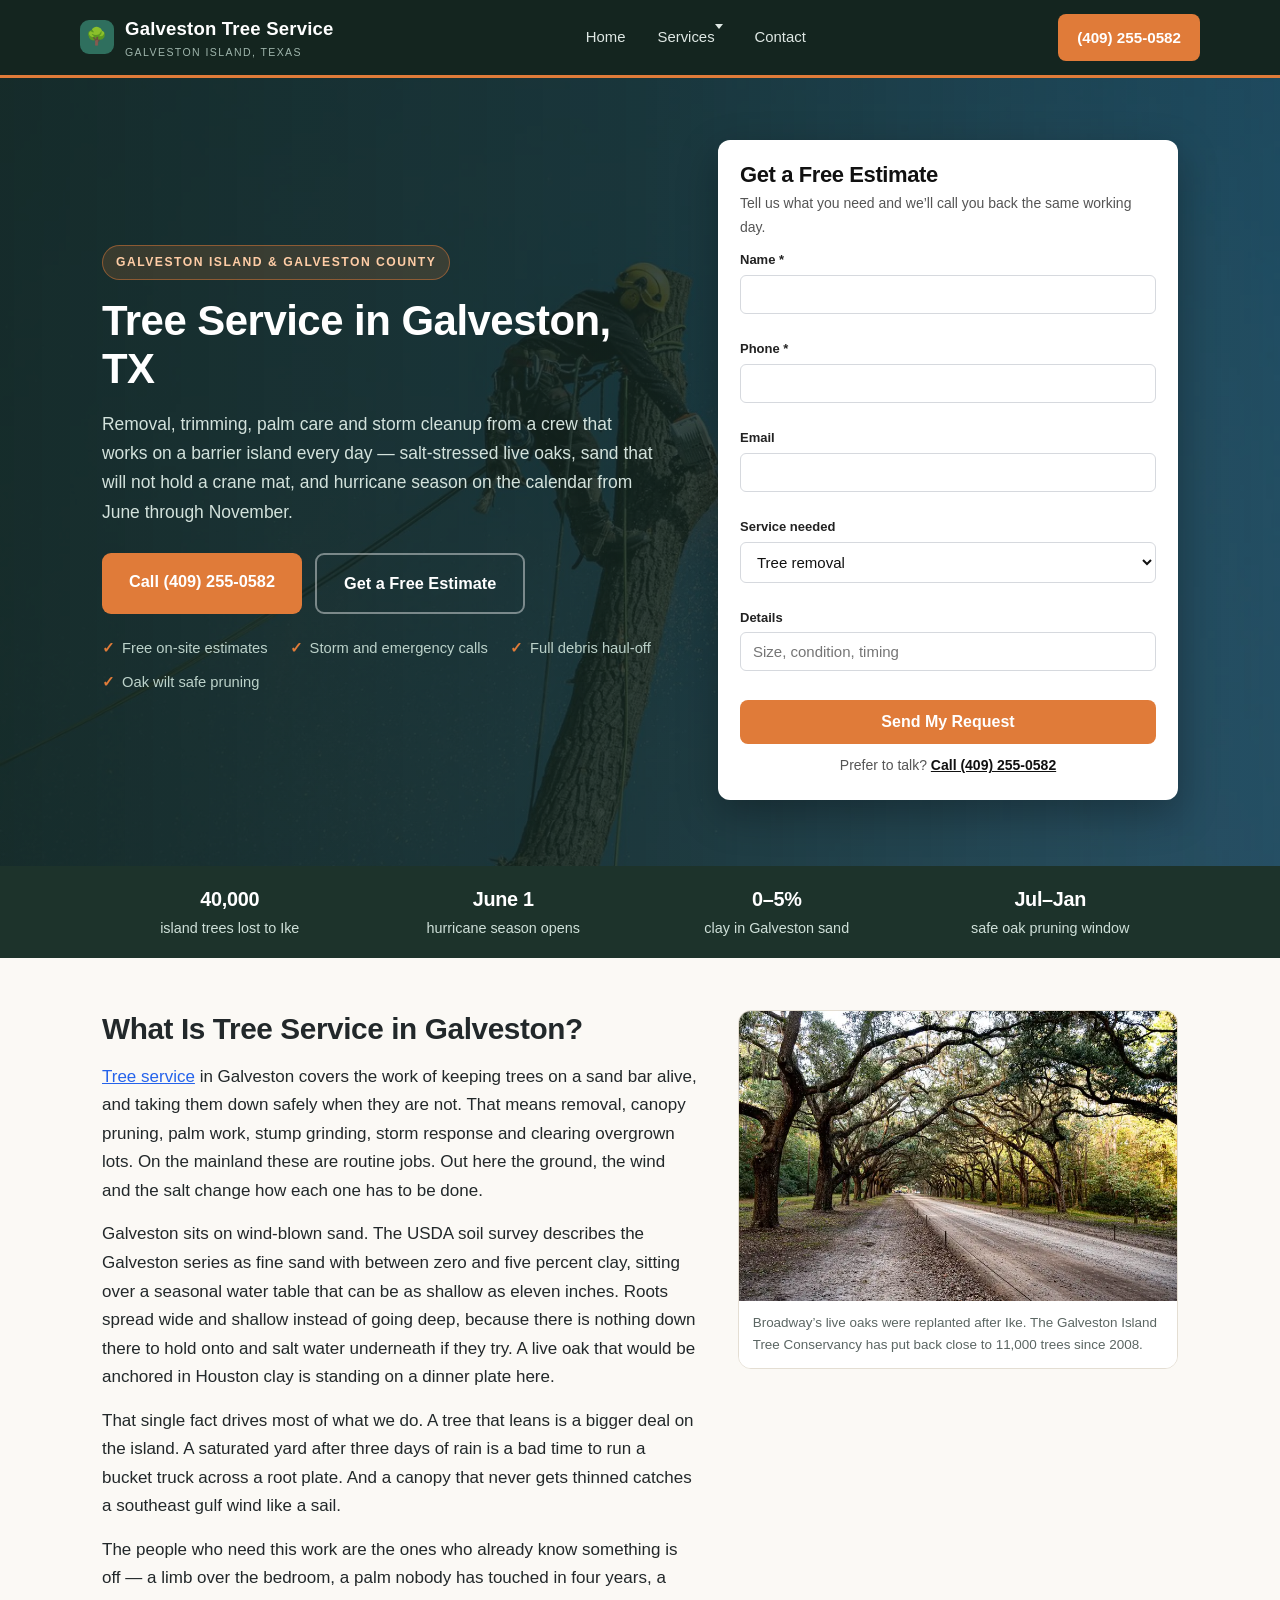
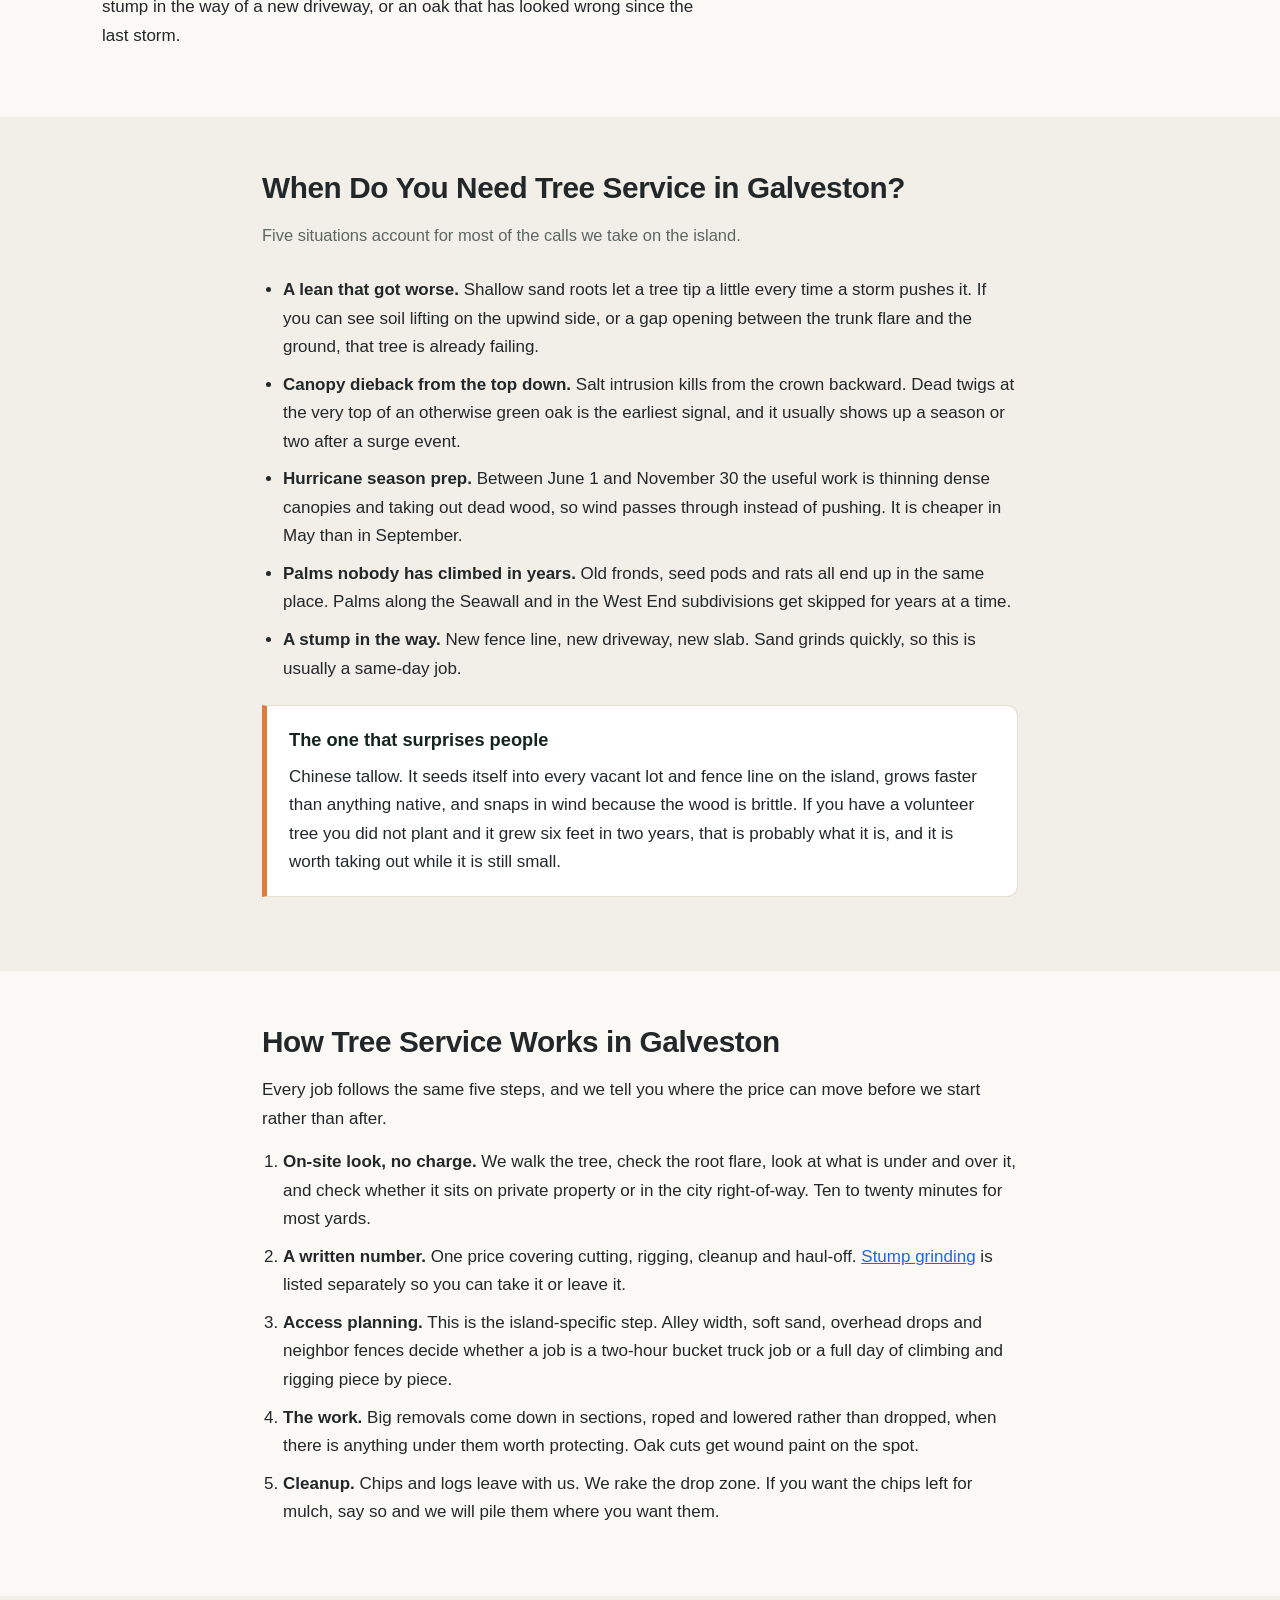
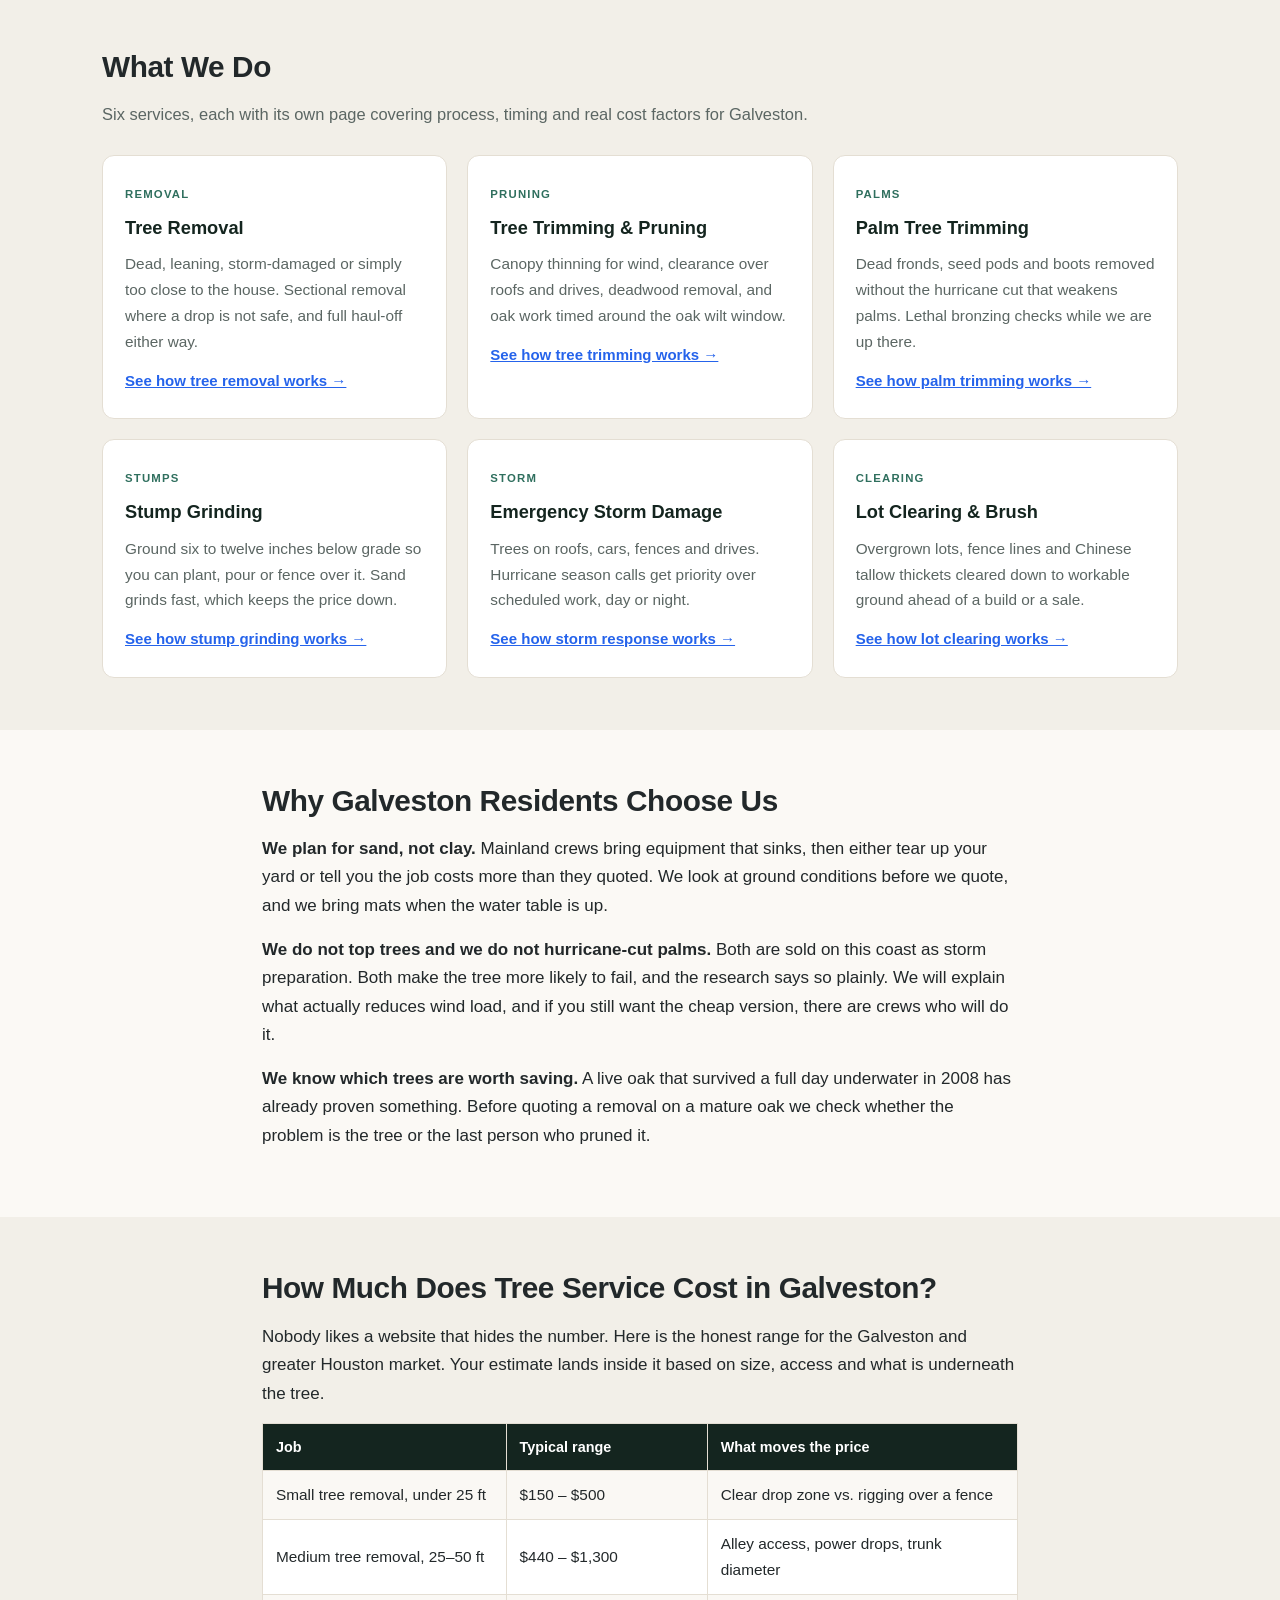
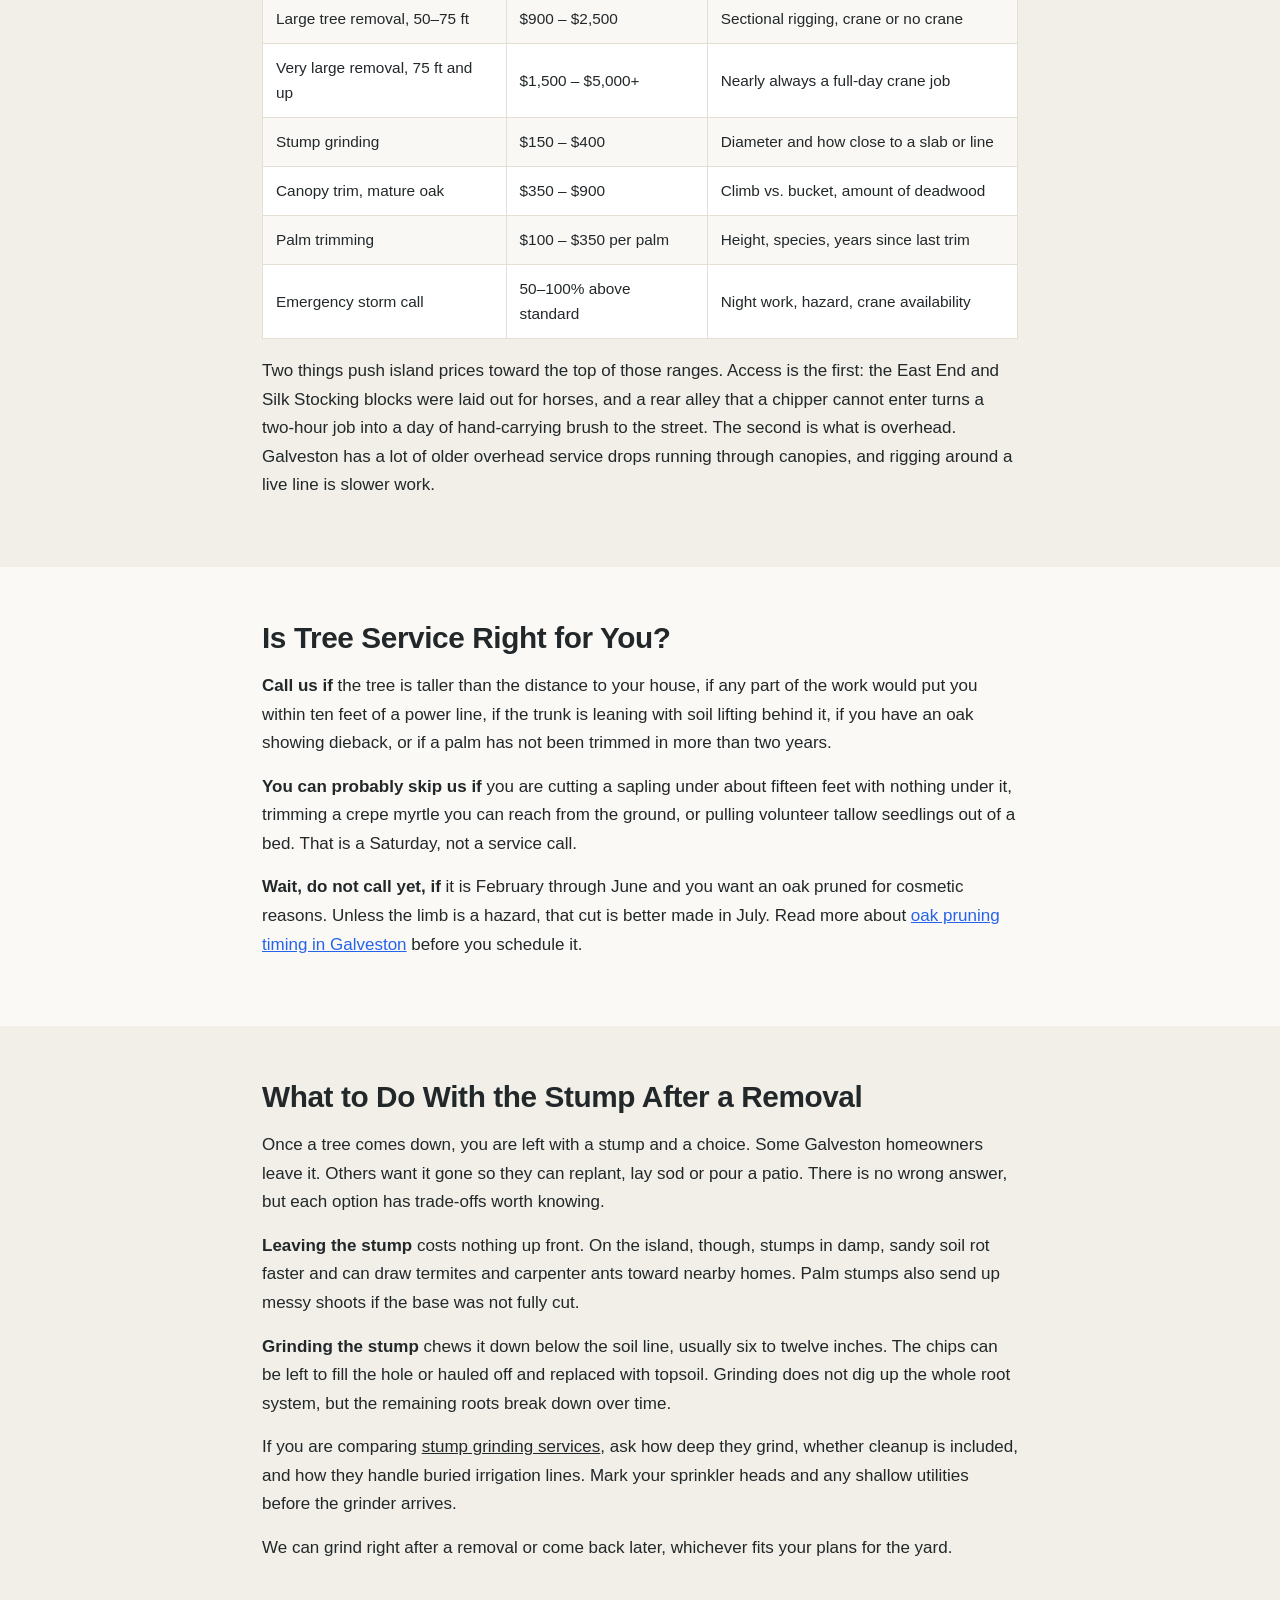
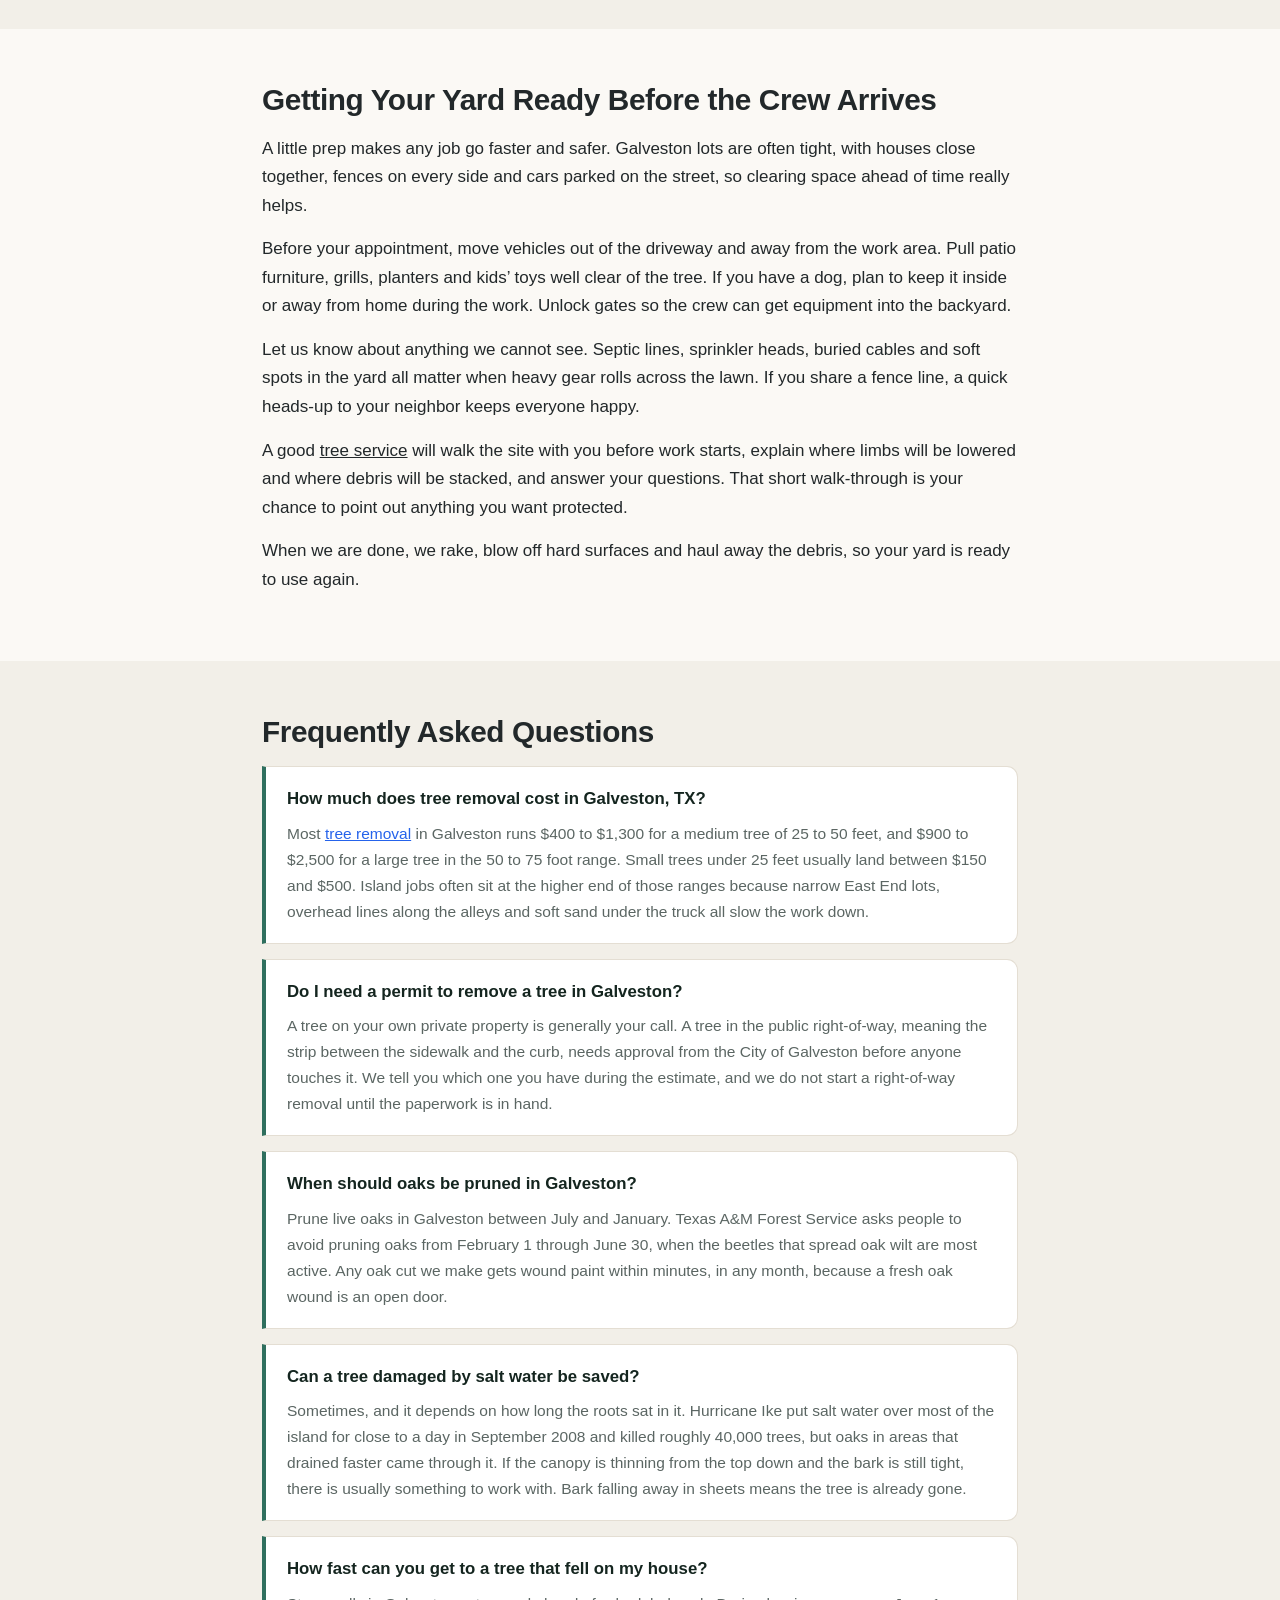
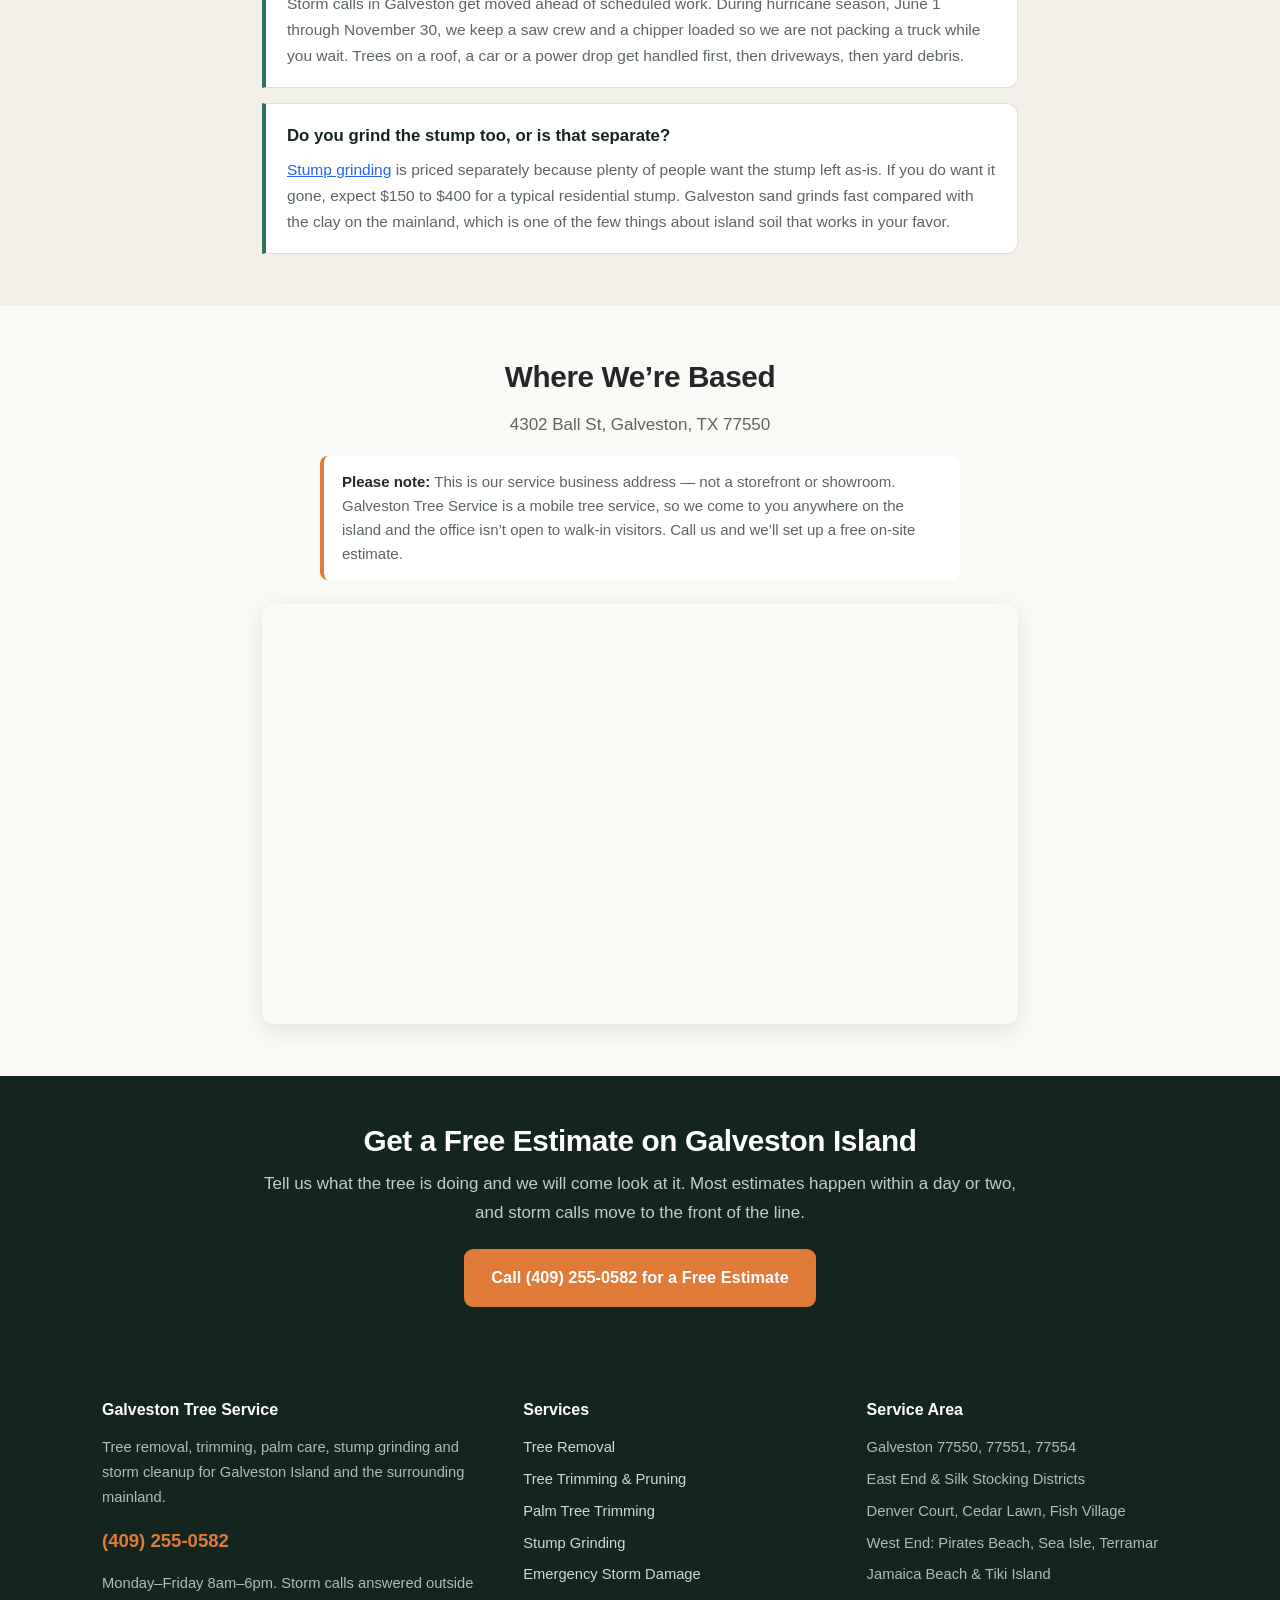
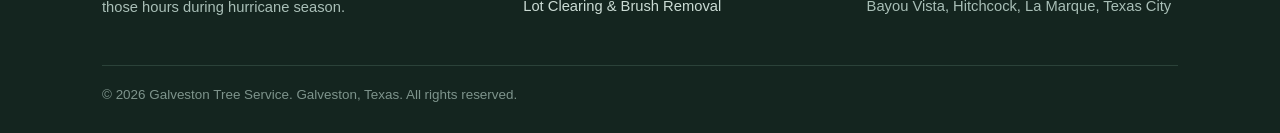
<file: index.html>
<!DOCTYPE html>
<html lang="en">
<head>
<meta charset="utf-8">
<meta name="viewport" content="width=device-width, initial-scale=1">
<title>Tree Service in Galveston, TX | Island Crew, Free Estimates</title>
<meta name="description" content="Tree service in Galveston, TX. Removal, trimming, palm care, stump grinding and storm cleanup on Galveston Island. Free estimates. Call (409) 255-0582.">
<link rel="canonical" href="https://www.treeservicegalveston.com/">
<meta property="og:title" content="Tree Service in Galveston, TX | Island Crew, Free Estimates">
<meta property="og:description" content="Tree service in Galveston, TX. Removal, trimming, palm care, stump grinding and storm cleanup on Galveston Island. Free estimates. Call (409) 255-0582.">
<meta property="og:type" content="website">
<meta property="og:url" content="https://www.treeservicegalveston.com/">
<link rel="stylesheet" href="styles.css">
<script type="application/ld+json">{"@context": "https://schema.org", "@type": "LocalBusiness", "name": "Galveston Tree Service", "telephone": "(409) 255-0582", "url": "https://www.treeservicegalveston.com/", "address": {"@type": "PostalAddress", "streetAddress": "4302 Ball St", "addressLocality": "Galveston", "addressRegion": "TX", "postalCode": "77550", "addressCountry": "US"}, "areaServed": "Galveston, TX", "description": "Tree service in Galveston, TX &mdash; removal, trimming, palm care, stump grinding and storm cleanup on Galveston Island.", "openingHours": "Mo-Fr 08:00-18:00"}</script>
<script type="application/ld+json">{"@context": "https://schema.org", "@type": "FAQPage", "mainEntity": [{"@type": "Question", "name": "How much does tree removal cost in Galveston, TX?", "acceptedAnswer": {"@type": "Answer", "text": "Most tree removal in Galveston runs $400 to $1,300 for a medium tree of 25 to 50 feet, and $900 to $2,500 for a large tree in the 50 to 75 foot range. Small trees under 25 feet usually land between $150 and $500. Island jobs often sit at the higher end of those ranges because narrow East End lots, overhead lines along the alleys and soft sand under the truck all slow the work down."}}, {"@type": "Question", "name": "Do I need a permit to remove a tree in Galveston?", "acceptedAnswer": {"@type": "Answer", "text": "A tree on your own private property is generally your call. A tree in the public right-of-way, meaning the strip between the sidewalk and the curb, needs approval from the City of Galveston before anyone touches it. We tell you which one you have during the estimate, and we do not start a right-of-way removal until the paperwork is in hand."}}, {"@type": "Question", "name": "When should oaks be pruned in Galveston?", "acceptedAnswer": {"@type": "Answer", "text": "Prune live oaks in Galveston between July and January. Texas A&amp;M Forest Service asks people to avoid pruning oaks from February 1 through June 30, when the beetles that spread oak wilt are most active. Any oak cut we make gets wound paint within minutes, in any month, because a fresh oak wound is an open door."}}, {"@type": "Question", "name": "Can a tree damaged by salt water be saved?", "acceptedAnswer": {"@type": "Answer", "text": "Sometimes, and it depends on how long the roots sat in it. Hurricane Ike put salt water over most of the island for close to a day in September 2008 and killed roughly 40,000 trees, but oaks in areas that drained faster came through it. If the canopy is thinning from the top down and the bark is still tight, there is usually something to work with. Bark falling away in sheets means the tree is already gone."}}, {"@type": "Question", "name": "How fast can you get to a tree that fell on my house?", "acceptedAnswer": {"@type": "Answer", "text": "Storm calls in Galveston get moved ahead of scheduled work. During hurricane season, June 1 through November 30, we keep a saw crew and a chipper loaded so we are not packing a truck while you wait. Trees on a roof, a car or a power drop get handled first, then driveways, then yard debris."}}, {"@type": "Question", "name": "Do you grind the stump too, or is that separate?", "acceptedAnswer": {"@type": "Answer", "text": "Stump grinding is priced separately because plenty of people want the stump left as-is. If you do want it gone, expect $150 to $400 for a typical residential stump. Galveston sand grinds fast compared with the clay on the mainland, which is one of the few things about island soil that works in your favor."}}]}</script>
<style>/* home hero form + photo */
.lg-form{background:#fff;color:#1a1a1a;border-radius:12px;padding:22px;box-shadow:0 14px 40px rgba(0,0,0,.3);text-align:left;max-width:460px;width:100%;justify-self:end}
.lg-form h2{font-size:22px;font-weight:800;color:#111;margin:0 0 4px;line-height:1.2}
.lg-form .lg-note{font-size:14px;color:#555;margin:0 0 10px}
.lg-form label{display:block;font-size:13px;font-weight:700;color:#222;margin:9px 0 4px}
.lg-form input,.lg-form select{width:100%;box-sizing:border-box;padding:10px 12px;border:1px solid #d6d9de;border-radius:6px;font-size:15px;font-family:inherit;background:#fff;color:#111}
.lg-form button{width:100%;margin-top:14px;background:rgb(224, 123, 57);color:#fff;border:0;border-radius:8px;padding:13px;font-size:16px;font-weight:800;cursor:pointer;font-family:inherit}
.lg-form button:hover{filter:brightness(.92)}
.lg-form .lg-alt{text-align:center;font-size:14px;margin:10px 0 0;color:#555}
.lg-form .lg-alt a{color:#111;font-weight:700}
.lg-grid{display:grid !important;grid-template-columns:1.15fr .85fr;gap:40px;align-items:center;text-align:left}
.lg-form form{background:none !important;border:0 !important;padding:0 !important;box-shadow:none !important;margin:0 !important;max-width:none !important}
.hero > .lg-form{align-self:center;justify-self:start;margin:48px 5% 48px 24px}
.hero p:not([class*=phone]) a:not([class]){color:#fff;text-decoration:underline}
.lg-form .lg-alt a{color:#111 !important}
@media (max-width:860px){.hero > .lg-form{margin:0 5% 40px;justify-self:stretch;width:auto} .lg-grid{grid-template-columns:1fr !important} .lg-form{justify-self:stretch;max-width:none}}
</style>
</head>
<body>
<header class="topbar">
  <div class="wrap nav">
    <a class="brand" href="/"><span class="mark">&#127795;</span>
      <span>Galveston Tree Service<small>Galveston Island, Texas</small></span></a>
    <ul class="nav-links">
      <li><a href="/">Home</a></li>
      <li class="has-dropdown">
        <a href="services.html">Services</a>
        <div class="dropdown-menu">
          <ul class="dropdown-menu-list">
        <li><a href="tree-removal-galveston.html">Tree Removal</a></li>
        <li><a href="tree-trimming-galveston.html">Tree Trimming &amp; Pruning</a></li>
        <li><a href="palm-tree-trimming-galveston.html">Palm Tree Trimming</a></li>
        <li><a href="stump-grinding-galveston.html">Stump Grinding</a></li>
        <li><a href="emergency-tree-service-galveston.html">Emergency Storm Damage</a></li>
        <li><a href="lot-clearing-galveston.html">Lot Clearing &amp; Brush Removal</a></li>
          </ul>
        </div>
      </li>
      <li><a href="contact.html">Contact</a></li>
    </ul>
    <a class="nav-call" href="tel:+14092550582">(409) 255-0582</a>
  </div>
</header>
<section class="hero" style="background:linear-gradient(90deg,rgba(20,37,31,0.93) 0%,rgba(20,37,31,0.84) 50%,rgba(20,37,31,0.62) 100%),url('tree-service-galveston-tx.webp') center/cover no-repeat;">
  <div class="wrap hero-grid">
    <div>
      <span class="eyebrow">Galveston Island &amp; Galveston County</span>
      <h1>Tree Service in Galveston, TX</h1>
      <p class="lede">Removal, trimming, palm care and storm cleanup from a crew that works on a barrier island every day &mdash; salt-stressed live oaks, sand that will not hold a crane mat, and hurricane season on the calendar from June through November.</p>
      <div class="hero-cta">
        <a class="btn btn-primary" href="tel:+14092550582">Call (409) 255-0582</a>
        <a class="btn btn-ghost" href="contact.html">Get a Free Estimate</a>
      </div>
      <ul class="hero-points">
        <li>Free on-site estimates</li>
        <li>Storm and emergency calls</li>
        <li>Full debris haul-off</li>
        <li>Oak wilt safe pruning</li>
      </ul>
    </div>
    <div class="lg-form">
      <h2>Get a Free Estimate</h2>
      <p class="lg-note">Tell us what you need and we&rsquo;ll call you back the same working day.</p>
      <form action="https://formspree.io/f/xqpzlqgd" method="POST">
        <input type="hidden" name="_subject" value="New Lead &mdash; Galveston Tree Service (Home Page)">
        <label for="lg-name">Name *</label>
        <input type="text" id="lg-name" name="name" autocomplete="name" required>
        <label for="lg-phone">Phone *</label>
        <input type="tel" id="lg-phone" name="phone" autocomplete="tel" required>
        <label for="lg-email">Email</label>
        <input type="email" id="lg-email" name="email" autocomplete="email">
        <label for="lg-service">Service needed</label>
        <select id="lg-service" name="service">
          <option>Tree removal</option>
          <option>Tree trimming or pruning</option>
          <option>Palm tree trimming</option>
          <option>Stump grinding</option>
          <option>Emergency or storm damage</option>
          <option>Lot clearing or brush removal</option>
          <option>Not sure &mdash; need an opinion</option>
        </select>
        <label for="lg-details">Details</label>
        <input type="text" id="lg-details" name="details" placeholder="Size, condition, timing">
        <input type="text" name="_gotcha" style="display:none" tabindex="-1" autocomplete="off">
        <button type="submit">Send My Request</button>
      </form>
      <p class="lg-alt">Prefer to talk? <a href="tel:+14092550582">Call (409) 255-0582</a></p>
    </div>
  </div>
</section>

<div class="strip">
  <div class="wrap strip-grid">
    <div><b>40,000</b>island trees lost to Ike</div>
    <div><b>June 1</b>hurricane season opens</div>
    <div><b>0&ndash;5%</b>clay in Galveston sand</div>
    <div><b>Jul&ndash;Jan</b>safe oak pruning window</div>
  </div>
</div>

<section>
  <div class="wrap two-col">
    <div>
      <h2>What Is Tree Service in Galveston?</h2>
      <p><a href="https://treeservicelynchburgvirginia.com/" style="color: #2563eb; text-decoration: underline;">Tree service</a> in Galveston covers the work of keeping trees on a sand bar alive, and taking them down safely when they are not. That means removal, canopy pruning, palm work, stump grinding, storm response and clearing overgrown lots. On the mainland these are routine jobs. Out here the ground, the wind and the salt change how each one has to be done.</p>
      <p>Galveston sits on wind-blown sand. The USDA soil survey describes the Galveston series as fine sand with between zero and five percent clay, sitting over a seasonal water table that can be as shallow as eleven inches. Roots spread wide and shallow instead of going deep, because there is nothing down there to hold onto and salt water underneath if they try. A live oak that would be anchored in Houston clay is standing on a dinner plate here.</p>
      <p>That single fact drives most of what we do. A tree that leans is a bigger deal on the island. A saturated yard after three days of rain is a bad time to run a bucket truck across a root plate. And a canopy that never gets thinned catches a southeast gulf wind like a sail.</p>
      <p>The people who need this work are the ones who already know something is off &mdash; a limb over the bedroom, a palm nobody has touched in four years, a stump in the way of a new driveway, or an oak that has looked wrong since the last storm.</p>
    </div>
    <figure class="figure">
      <img src="live-oak-canopy-galveston.webp" alt="Tree service in Galveston, TX" width="820" height="546">
      <figcaption>Broadway&rsquo;s live oaks were replanted after Ike. The Galveston Island Tree Conservancy has put back close to 11,000 trees since 2008.</figcaption>
    </figure>
  </div>
</section>

<section class="alt">
  <div class="wrap narrow">
    <h2>When Do You Need Tree Service in Galveston?</h2>
    <p class="lead-sub">Five situations account for most of the calls we take on the island.</p>
    <ul class="body-list">
      <li><strong>A lean that got worse.</strong> Shallow sand roots let a tree tip a little every time a storm pushes it. If you can see soil lifting on the upwind side, or a gap opening between the trunk flare and the ground, that tree is already failing.</li>
      <li><strong>Canopy dieback from the top down.</strong> Salt intrusion kills from the crown backward. Dead twigs at the very top of an otherwise green oak is the earliest signal, and it usually shows up a season or two after a surge event.</li>
      <li><strong>Hurricane season prep.</strong> Between June 1 and November 30 the useful work is thinning dense canopies and taking out dead wood, so wind passes through instead of pushing. It is cheaper in May than in September.</li>
      <li><strong>Palms nobody has climbed in years.</strong> Old fronds, seed pods and rats all end up in the same place. Palms along the Seawall and in the West End subdivisions get skipped for years at a time.</li>
      <li><strong>A stump in the way.</strong> New fence line, new driveway, new slab. Sand grinds quickly, so this is usually a same-day job.</li>
    </ul>
    <div class="callout">
      <h3>The one that surprises people</h3>
      <p>Chinese tallow. It seeds itself into every vacant lot and fence line on the island, grows faster than anything native, and snaps in wind because the wood is brittle. If you have a volunteer tree you did not plant and it grew six feet in two years, that is probably what it is, and it is worth taking out while it is still small.</p>
    </div>
  </div>
</section>

<section>
  <div class="wrap narrow">
    <h2>How Tree Service Works in Galveston</h2>
    <p>Every job follows the same five steps, and we tell you where the price can move before we start rather than after.</p>
    <ol class="body-list">
      <li><strong>On-site look, no charge.</strong> We walk the tree, check the root flare, look at what is under and over it, and check whether it sits on private property or in the city right-of-way. Ten to twenty minutes for most yards.</li>
      <li><strong>A written number.</strong> One price covering cutting, rigging, cleanup and haul-off. <a href="https://www.portwentworthtreecarega.com/" style="color: #2563eb; text-decoration: underline;">Stump grinding</a> is listed separately so you can take it or leave it.</li>
      <li><strong>Access planning.</strong> This is the island-specific step. Alley width, soft sand, overhead drops and neighbor fences decide whether a job is a two-hour bucket truck job or a full day of climbing and rigging piece by piece.</li>
      <li><strong>The work.</strong> Big removals come down in sections, roped and lowered rather than dropped, when there is anything under them worth protecting. Oak cuts get wound paint on the spot.</li>
      <li><strong>Cleanup.</strong> Chips and logs leave with us. We rake the drop zone. If you want the chips left for mulch, say so and we will pile them where you want them.</li>
    </ol>
  </div>
</section>

<section class="alt">
  <div class="wrap">
    <h2>What We Do</h2>
    <p class="lead-sub">Six services, each with its own page covering process, timing and real cost factors for Galveston.</p>
    <div class="cards">
      <div class="card"><span class="tag">Removal</span><h3>Tree Removal</h3>
        <p>Dead, leaning, storm-damaged or simply too close to the house. Sectional removal where a drop is not safe, and full haul-off either way.</p>
        <a class="more" href="tree-removal-galveston.html">See how tree removal works &rarr;</a></div>
      <div class="card"><span class="tag">Pruning</span><h3>Tree Trimming &amp; Pruning</h3>
        <p>Canopy thinning for wind, clearance over roofs and drives, deadwood removal, and oak work timed around the oak wilt window.</p>
        <a class="more" href="tree-trimming-galveston.html">See how tree trimming works &rarr;</a></div>
      <div class="card"><span class="tag">Palms</span><h3>Palm Tree Trimming</h3>
        <p>Dead fronds, seed pods and boots removed without the hurricane cut that weakens palms. Lethal bronzing checks while we are up there.</p>
        <a class="more" href="palm-tree-trimming-galveston.html">See how palm trimming works &rarr;</a></div>
      <div class="card"><span class="tag">Stumps</span><h3>Stump Grinding</h3>
        <p>Ground six to twelve inches below grade so you can plant, pour or fence over it. Sand grinds fast, which keeps the price down.</p>
        <a class="more" href="stump-grinding-galveston.html">See how stump grinding works &rarr;</a></div>
      <div class="card"><span class="tag">Storm</span><h3>Emergency Storm Damage</h3>
        <p>Trees on roofs, cars, fences and drives. Hurricane season calls get priority over scheduled work, day or night.</p>
        <a class="more" href="emergency-tree-service-galveston.html">See how storm response works &rarr;</a></div>
      <div class="card"><span class="tag">Clearing</span><h3>Lot Clearing &amp; Brush</h3>
        <p>Overgrown lots, fence lines and Chinese tallow thickets cleared down to workable ground ahead of a build or a sale.</p>
        <a class="more" href="lot-clearing-galveston.html">See how lot clearing works &rarr;</a></div>
    </div>
  </div>
</section>

<section>
  <div class="wrap narrow">
    <h2>Why Galveston Residents Choose Us</h2>
    <p><strong>We plan for sand, not clay.</strong> Mainland crews bring equipment that sinks, then either tear up your yard or tell you the job costs more than they quoted. We look at ground conditions before we quote, and we bring mats when the water table is up.</p>
    <p><strong>We do not top trees and we do not hurricane-cut palms.</strong> Both are sold on this coast as storm preparation. Both make the tree more likely to fail, and the research says so plainly. We will explain what actually reduces wind load, and if you still want the cheap version, there are crews who will do it.</p>
    <p><strong>We know which trees are worth saving.</strong> A live oak that survived a full day underwater in 2008 has already proven something. Before quoting a removal on a mature oak we check whether the problem is the tree or the last person who pruned it.</p>
  </div>
</section>

<section class="alt">
  <div class="wrap narrow">
    <h2>How Much Does Tree Service Cost in Galveston?</h2>
    <p>Nobody likes a website that hides the number. Here is the honest range for the Galveston and greater Houston market. Your estimate lands inside it based on size, access and what is underneath the tree.</p>
    <table class="price-table">
      <tr><th>Job</th><th>Typical range</th><th>What moves the price</th></tr>
      <tr><td>Small tree removal, under 25 ft</td><td>$150 &ndash; $500</td><td>Clear drop zone vs. rigging over a fence</td></tr>
      <tr><td>Medium tree removal, 25&ndash;50 ft</td><td>$440 &ndash; $1,300</td><td>Alley access, power drops, trunk diameter</td></tr>
      <tr><td>Large tree removal, 50&ndash;75 ft</td><td>$900 &ndash; $2,500</td><td>Sectional rigging, crane or no crane</td></tr>
      <tr><td>Very large removal, 75 ft and up</td><td>$1,500 &ndash; $5,000+</td><td>Nearly always a full-day crane job</td></tr>
      <tr><td>Stump grinding</td><td>$150 &ndash; $400</td><td>Diameter and how close to a slab or line</td></tr>
      <tr><td>Canopy trim, mature oak</td><td>$350 &ndash; $900</td><td>Climb vs. bucket, amount of deadwood</td></tr>
      <tr><td>Palm trimming</td><td>$100 &ndash; $350 per palm</td><td>Height, species, years since last trim</td></tr>
      <tr><td>Emergency storm call</td><td>50&ndash;100% above standard</td><td>Night work, hazard, crane availability</td></tr>
    </table>
    <p>Two things push island prices toward the top of those ranges. Access is the first: the East End and Silk Stocking blocks were laid out for horses, and a rear alley that a chipper cannot enter turns a two-hour job into a day of hand-carrying brush to the street. The second is what is overhead. Galveston has a lot of older overhead service drops running through canopies, and rigging around a live line is slower work.</p>
  </div>
</section>

<section>
  <div class="wrap narrow">
    <h2>Is Tree Service Right for You?</h2>
    <p><strong>Call us if</strong> the tree is taller than the distance to your house, if any part of the work would put you within ten feet of a power line, if the trunk is leaning with soil lifting behind it, if you have an oak showing dieback, or if a palm has not been trimmed in more than two years.</p>
    <p><strong>You can probably skip us if</strong> you are cutting a sapling under about fifteen feet with nothing under it, trimming a crepe myrtle you can reach from the ground, or pulling volunteer tallow seedlings out of a bed. That is a Saturday, not a service call.</p>
    <p><strong>Wait, do not call yet, if</strong> it is February through June and you want an oak pruned for cosmetic reasons. Unless the limb is a hazard, that cut is better made in July. Read more about <a href="tree-trimming-galveston.html" style="color: #2563eb; text-decoration: underline;">oak pruning timing in Galveston</a> before you schedule it.</p>
  </div>
</section>

<section class="alt">
  <div class="wrap narrow">
    <h2>What to Do With the Stump After a Removal</h2>
    <p>Once a tree comes down, you are left with a stump and a choice. Some Galveston homeowners leave it. Others want it gone so they can replant, lay sod or pour a patio. There is no wrong answer, but each option has trade-offs worth knowing.</p>
    <p><strong>Leaving the stump</strong> costs nothing up front. On the island, though, stumps in damp, sandy soil rot faster and can draw termites and carpenter ants toward nearby homes. Palm stumps also send up messy shoots if the base was not fully cut.</p>
    <p><strong>Grinding the stump</strong> chews it down below the soil line, usually six to twelve inches. The chips can be left to fill the hole or hauled off and replaced with topsoil. Grinding does not dig up the whole root system, but the remaining roots break down over time.</p>
    <p>If you are comparing <a href="https://longmonttreeexperts.com/stump-grinding-longmont">stump grinding services</a>, ask how deep they grind, whether cleanup is included, and how they handle buried irrigation lines. Mark your sprinkler heads and any shallow utilities before the grinder arrives.</p>
    <p>We can grind right after a removal or come back later, whichever fits your plans for the yard.</p>
  </div>
</section>

<section>
  <div class="wrap narrow">
    <h2>Getting Your Yard Ready Before the Crew Arrives</h2>
    <p>A little prep makes any job go faster and safer. Galveston lots are often tight, with houses close together, fences on every side and cars parked on the street, so clearing space ahead of time really helps.</p>
    <p>Before your appointment, move vehicles out of the driveway and away from the work area. Pull patio furniture, grills, planters and kids&rsquo; toys well clear of the tree. If you have a dog, plan to keep it inside or away from home during the work. Unlock gates so the crew can get equipment into the backyard.</p>
    <p>Let us know about anything we cannot see. Septic lines, sprinkler heads, buried cables and soft spots in the yard all matter when heavy gear rolls across the lawn. If you share a fence line, a quick heads-up to your neighbor keeps everyone happy.</p>
    <p>A good <a href="https://www.hudsontreeservicepros.com/">tree service</a> will walk the site with you before work starts, explain where limbs will be lowered and where debris will be stacked, and answer your questions. That short walk-through is your chance to point out anything you want protected.</p>
    <p>When we are done, we rake, blow off hard surfaces and haul away the debris, so your yard is ready to use again.</p>
  </div>
</section>

<section class="alt">
  <div class="wrap narrow">
    <h2>Frequently Asked Questions</h2>
    <div class="faq">
  <div class="faq-item">
    <h3>How much does tree removal cost in Galveston, TX?</h3>
    <p>Most <a href="https://www.camastreeservicepros.com/" style="color: #2563eb; text-decoration: underline;">tree removal</a> in Galveston runs $400 to $1,300 for a medium tree of 25 to 50 feet, and $900 to $2,500 for a large tree in the 50 to 75 foot range. Small trees under 25 feet usually land between $150 and $500. Island jobs often sit at the higher end of those ranges because narrow East End lots, overhead lines along the alleys and soft sand under the truck all slow the work down.</p>
  </div>
  <div class="faq-item">
    <h3>Do I need a permit to remove a tree in Galveston?</h3>
    <p>A tree on your own private property is generally your call. A tree in the public right-of-way, meaning the strip between the sidewalk and the curb, needs approval from the City of Galveston before anyone touches it. We tell you which one you have during the estimate, and we do not start a right-of-way removal until the paperwork is in hand.</p>
  </div>
  <div class="faq-item">
    <h3>When should oaks be pruned in Galveston?</h3>
    <p>Prune live oaks in Galveston between July and January. Texas A&amp;M Forest Service asks people to avoid pruning oaks from February 1 through June 30, when the beetles that spread oak wilt are most active. Any oak cut we make gets wound paint within minutes, in any month, because a fresh oak wound is an open door.</p>
  </div>
  <div class="faq-item">
    <h3>Can a tree damaged by salt water be saved?</h3>
    <p>Sometimes, and it depends on how long the roots sat in it. Hurricane Ike put salt water over most of the island for close to a day in September 2008 and killed roughly 40,000 trees, but oaks in areas that drained faster came through it. If the canopy is thinning from the top down and the bark is still tight, there is usually something to work with. Bark falling away in sheets means the tree is already gone.</p>
  </div>
  <div class="faq-item">
    <h3>How fast can you get to a tree that fell on my house?</h3>
    <p>Storm calls in Galveston get moved ahead of scheduled work. During hurricane season, June 1 through November 30, we keep a saw crew and a chipper loaded so we are not packing a truck while you wait. Trees on a roof, a car or a power drop get handled first, then driveways, then yard debris.</p>
  </div>
  <div class="faq-item">
    <h3>Do you grind the stump too, or is that separate?</h3>
    <p><a href="https://www.greertreeservices.com/" style="color: #2563eb; text-decoration: underline;">Stump grinding</a> is priced separately because plenty of people want the stump left as-is. If you do want it gone, expect $150 to $400 for a typical residential stump. Galveston sand grinds fast compared with the clay on the mainland, which is one of the few things about island soil that works in your favor.</p>
  </div>
</div>
  </div>
</section>

<!-- MAP / LOCATION -->
<section>
  <div class="wrap narrow" style="text-align:center;">
    <h2>Where We&rsquo;re Based</h2>
    <p style="color:var(--muted); margin-bottom:16px;">4302 Ball St, Galveston, TX 77550</p>
    <p style="max-width:640px; margin:0 auto 24px; padding:14px 18px; background:var(--card); border-left:4px solid var(--accent); border-radius:8px; font-size:15px; color:var(--muted); line-height:1.6; text-align:left;">
      <strong style="color:var(--ink);">Please note:</strong> This is our service business address &mdash; not a storefront or showroom. Galveston Tree Service is a mobile tree service, so we come to you anywhere on the island and the office isn&rsquo;t open to walk-in visitors. Call us and we&rsquo;ll set up a free on-site estimate.
    </p>
    <div style="border-radius:12px; overflow:hidden; box-shadow:0 6px 24px rgba(0,0,0,0.10); max-width:960px; margin:0 auto;">
      <iframe title="Map to Galveston Tree Service service address, 4302 Ball St, Galveston, TX 77550" src="https://www.google.com/maps?q=4302%20Ball%20St%2C%20Galveston%2C%20TX%2077550&amp;output=embed" width="100%" height="420" style="border:0; display:block;" loading="lazy" referrerpolicy="no-referrer-when-downgrade" allowfullscreen></iframe>
    </div>
  </div>
</section>

<div class="cta-band">
  <div class="wrap">
    <h2>Get a Free Estimate on Galveston Island</h2>
    <p>Tell us what the tree is doing and we will come look at it. Most estimates happen within a day or two, and storm calls move to the front of the line.</p>
    <a class="btn btn-primary" href="tel:+14092550582">Call (409) 255-0582 for a Free Estimate</a>
  </div>
</div>

<footer>
  <div class="wrap">
    <div class="foot-grid">
      <div>
        <h4>Galveston Tree Service</h4>
        <p>Tree removal, trimming, palm care, stump grinding and storm cleanup for Galveston Island and the surrounding mainland.</p>
        <p><a class="foot-phone" href="tel:+14092550582">(409) 255-0582</a></p>
        <p>Monday&ndash;Friday 8am&ndash;6pm. Storm calls answered outside those hours during hurricane season.</p>
      </div>
      <div>
        <h4>Services</h4>
        <ul>
          <li><a href="tree-removal-galveston.html">Tree Removal</a></li>
          <li><a href="tree-trimming-galveston.html">Tree Trimming &amp; Pruning</a></li>
          <li><a href="palm-tree-trimming-galveston.html">Palm Tree Trimming</a></li>
          <li><a href="stump-grinding-galveston.html">Stump Grinding</a></li>
          <li><a href="emergency-tree-service-galveston.html">Emergency Storm Damage</a></li>
          <li><a href="lot-clearing-galveston.html">Lot Clearing &amp; Brush Removal</a></li>
        </ul>
      </div>
      <div>
        <h4>Service Area</h4>
        <ul>
          <li>Galveston 77550, 77551, 77554</li>
          <li>East End &amp; Silk Stocking Districts</li>
          <li>Denver Court, Cedar Lawn, Fish Village</li>
          <li>West End: Pirates Beach, Sea Isle, Terramar</li>
          <li>Jamaica Beach &amp; Tiki Island</li>
          <li>Bayou Vista, Hitchcock, La Marque, Texas City</li>
        </ul>
      </div>
    </div>
    <div class="foot-bottom">&copy; 2026 Galveston Tree Service. Galveston, Texas. All rights reserved.</div>
  </div>
</footer>
</body>
</html>
</file>
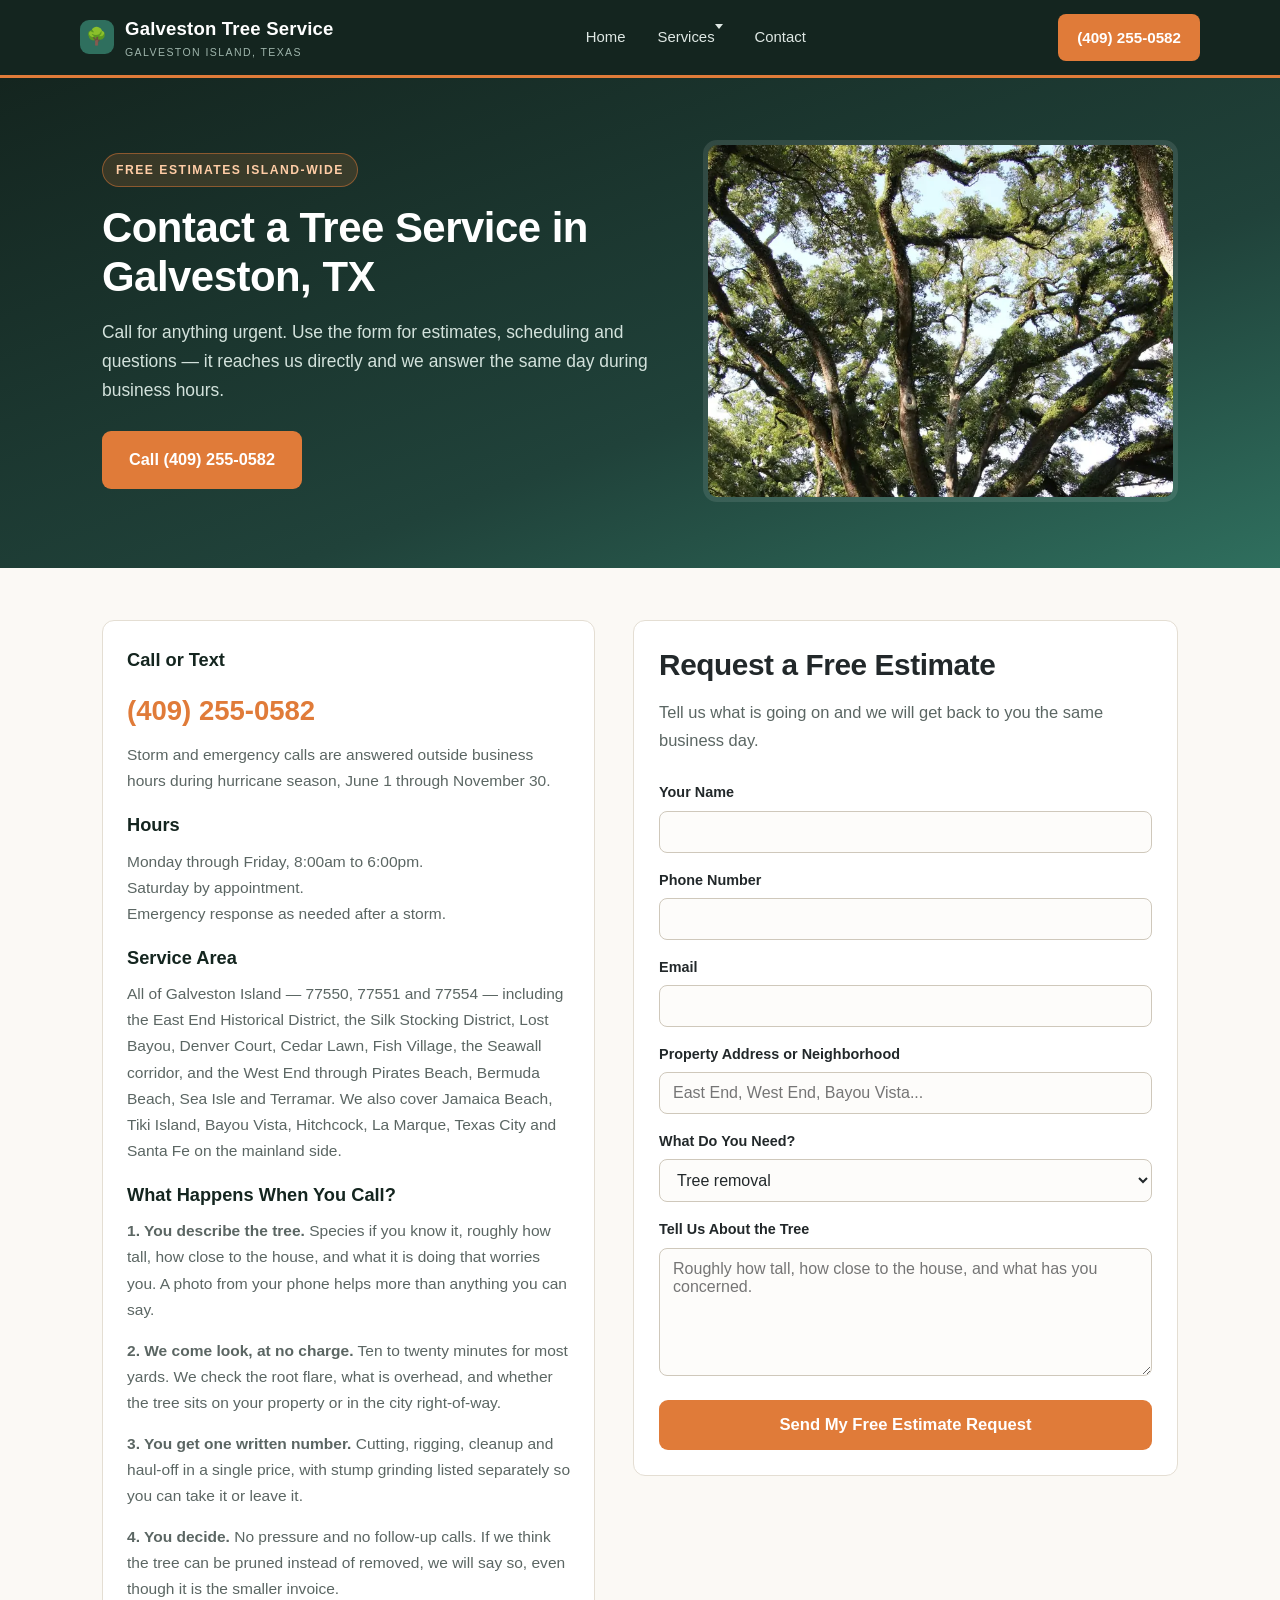
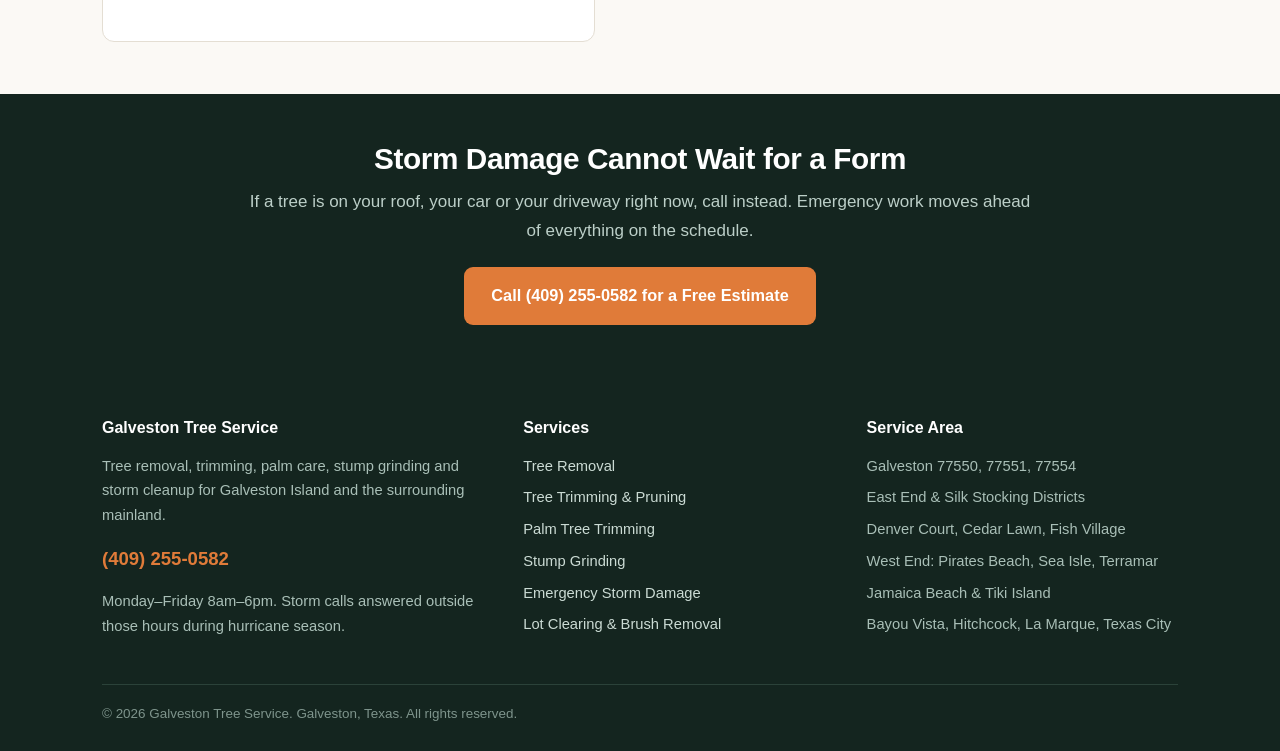
<file: contact.html>
<!DOCTYPE html>
<html lang="en">
<head>
<meta charset="utf-8">
<meta name="viewport" content="width=device-width, initial-scale=1">
<title>Contact a Tree Service in Galveston, TX | Free Estimates</title>
<meta name="description" content="Contact Galveston Tree Service for free estimates on removal, trimming, palms, stumps and storm cleanup in Galveston, TX. Call (409) 255-0582.">
<link rel="canonical" href="https://www.treeservicegalveston.com/contact.html">
<meta property="og:title" content="Contact a Tree Service in Galveston, TX | Free Estimates">
<meta property="og:description" content="Contact Galveston Tree Service for free estimates on removal, trimming, palms, stumps and storm cleanup in Galveston, TX. Call (409) 255-0582.">
<meta property="og:type" content="website">
<meta property="og:url" content="https://www.treeservicegalveston.com/contact.html">
<link rel="stylesheet" href="styles.css">
<script type="application/ld+json">{"@context": "https://schema.org", "@type": "LocalBusiness", "name": "Galveston Tree Service", "telephone": "(409) 255-0582", "url": "https://www.treeservicegalveston.com/", "address": {"@type": "PostalAddress", "addressLocality": "Galveston", "addressRegion": "TX", "postalCode": "77550", "addressCountry": "US"}, "areaServed": "Galveston, TX", "description": "Tree service in Galveston, TX &mdash; removal, trimming, palm care, stump grinding and storm cleanup on Galveston Island.", "openingHours": "Mo-Fr 08:00-18:00"}</script>
</head>
<body>
<header class="topbar">
  <div class="wrap nav">
    <a class="brand" href="/"><span class="mark">&#127795;</span>
      <span>Galveston Tree Service<small>Galveston Island, Texas</small></span></a>
    <ul class="nav-links">
      <li><a href="/">Home</a></li>
      <li class="has-dropdown">
        <a href="services.html">Services</a>
        <div class="dropdown-menu">
          <ul class="dropdown-menu-list">
        <li><a href="tree-removal-galveston.html">Tree Removal</a></li>
        <li><a href="tree-trimming-galveston.html">Tree Trimming &amp; Pruning</a></li>
        <li><a href="palm-tree-trimming-galveston.html">Palm Tree Trimming</a></li>
        <li><a href="stump-grinding-galveston.html">Stump Grinding</a></li>
        <li><a href="emergency-tree-service-galveston.html">Emergency Storm Damage</a></li>
        <li><a href="lot-clearing-galveston.html">Lot Clearing &amp; Brush Removal</a></li>
          </ul>
        </div>
      </li>
      <li><a href="contact.html">Contact</a></li>
    </ul>
    <a class="nav-call" href="tel:+14092550582">(409) 255-0582</a>
  </div>
</header>
<section class="hero">
  <div class="wrap hero-grid">
    <div>
      <span class="eyebrow">Free estimates island-wide</span>
      <h1>Contact a Tree Service in Galveston, TX</h1>
      <p class="lede">Call for anything urgent. Use the form for estimates, scheduling and questions &mdash; it reaches us directly and we answer the same day during business hours.</p>
      <a class="btn btn-primary" href="tel:+14092550582">Call (409) 255-0582</a>
    </div>
    <div class="hero-img">
      <img src="galveston-tree-company.webp" alt="Tree service in Galveston, TX" width="820" height="546">
    </div>
  </div>
</section>

<section>
  <div class="wrap contact-grid">
    <div class="info-box">
      <h3>Call or Text</h3>
      <a class="phone-big" href="tel:+14092550582">(409) 255-0582</a>
      <p>Storm and emergency calls are answered outside business hours during hurricane season, June 1 through November 30.</p>

      <h3>Hours</h3>
      <p>Monday through Friday, 8:00am to 6:00pm.<br>
      Saturday by appointment.<br>
      Emergency response as needed after a storm.</p>

      <h3>Service Area</h3>
      <p>All of Galveston Island &mdash; 77550, 77551 and 77554 &mdash; including the East End Historical District, the Silk Stocking District, Lost Bayou, Denver Court, Cedar Lawn, Fish Village, the Seawall corridor, and the West End through Pirates Beach, Bermuda Beach, Sea Isle and Terramar. We also cover Jamaica Beach, Tiki Island, Bayou Vista, Hitchcock, La Marque, Texas City and Santa Fe on the mainland side.</p>

      <h3>What Happens When You Call?</h3>
      <p><strong>1. You describe the tree.</strong> Species if you know it, roughly how tall, how close to the house, and what it is doing that worries you. A photo from your phone helps more than anything you can say.</p>
      <p><strong>2. We come look, at no charge.</strong> Ten to twenty minutes for most yards. We check the root flare, what is overhead, and whether the tree sits on your property or in the city right-of-way.</p>
      <p><strong>3. You get one written number.</strong> Cutting, rigging, cleanup and haul-off in a single price, with stump grinding listed separately so you can take it or leave it.</p>
      <p><strong>4. You decide.</strong> No pressure and no follow-up calls. If we think the tree can be pruned instead of removed, we will say so, even though it is the smaller invoice.</p>
    </div>

    <form action="https://formspree.io/f/xqpzlqgd" method="POST">
      <h2>Request a Free Estimate</h2>
      <p class="lead-sub">Tell us what is going on and we will get back to you the same business day.</p>

      <label for="name">Your Name</label>
      <input type="text" id="name" name="name" required>

      <label for="phone">Phone Number</label>
      <input type="tel" id="phone" name="phone" required>

      <label for="email">Email</label>
      <input type="email" id="email" name="email" required>

      <label for="address">Property Address or Neighborhood</label>
      <input type="text" id="address" name="address" placeholder="East End, West End, Bayou Vista...">

      <label for="service">What Do You Need?</label>
      <select id="service" name="service">
        <option>Tree removal</option>
        <option>Tree trimming or pruning</option>
        <option>Palm tree trimming</option>
        <option>Stump grinding</option>
        <option>Emergency or storm damage</option>
        <option>Lot clearing or brush removal</option>
        <option>Not sure &mdash; need an opinion</option>
      </select>

      <label for="message">Tell Us About the Tree</label>
      <textarea id="message" name="message" placeholder="Roughly how tall, how close to the house, and what has you concerned."></textarea>

      <input type="text" name="_gotcha" style="display:none" tabindex="-1">
      <button type="submit">Send My Free Estimate Request</button>
    </form>
  </div>
</section>

<div class="cta-band">
  <div class="wrap">
    <h2>Storm Damage Cannot Wait for a Form</h2>
    <p>If a tree is on your roof, your car or your driveway right now, call instead. Emergency work moves ahead of everything on the schedule.</p>
    <a class="btn btn-primary" href="tel:+14092550582">Call (409) 255-0582 for a Free Estimate</a>
  </div>
</div>

<footer>
  <div class="wrap">
    <div class="foot-grid">
      <div>
        <h4>Galveston Tree Service</h4>
        <p>Tree removal, trimming, palm care, stump grinding and storm cleanup for Galveston Island and the surrounding mainland.</p>
        <p><a class="foot-phone" href="tel:+14092550582">(409) 255-0582</a></p>
        <p>Monday&ndash;Friday 8am&ndash;6pm. Storm calls answered outside those hours during hurricane season.</p>
      </div>
      <div>
        <h4>Services</h4>
        <ul>
          <li><a href="tree-removal-galveston.html">Tree Removal</a></li>
          <li><a href="tree-trimming-galveston.html">Tree Trimming &amp; Pruning</a></li>
          <li><a href="palm-tree-trimming-galveston.html">Palm Tree Trimming</a></li>
          <li><a href="stump-grinding-galveston.html">Stump Grinding</a></li>
          <li><a href="emergency-tree-service-galveston.html">Emergency Storm Damage</a></li>
          <li><a href="lot-clearing-galveston.html">Lot Clearing &amp; Brush Removal</a></li>
        </ul>
      </div>
      <div>
        <h4>Service Area</h4>
        <ul>
          <li>Galveston 77550, 77551, 77554</li>
          <li>East End &amp; Silk Stocking Districts</li>
          <li>Denver Court, Cedar Lawn, Fish Village</li>
          <li>West End: Pirates Beach, Sea Isle, Terramar</li>
          <li>Jamaica Beach &amp; Tiki Island</li>
          <li>Bayou Vista, Hitchcock, La Marque, Texas City</li>
        </ul>
      </div>
    </div>
    <div class="foot-bottom">&copy; 2026 Galveston Tree Service. Galveston, Texas. All rights reserved.</div>
  </div>
</footer>
</body>
</html>
</file>
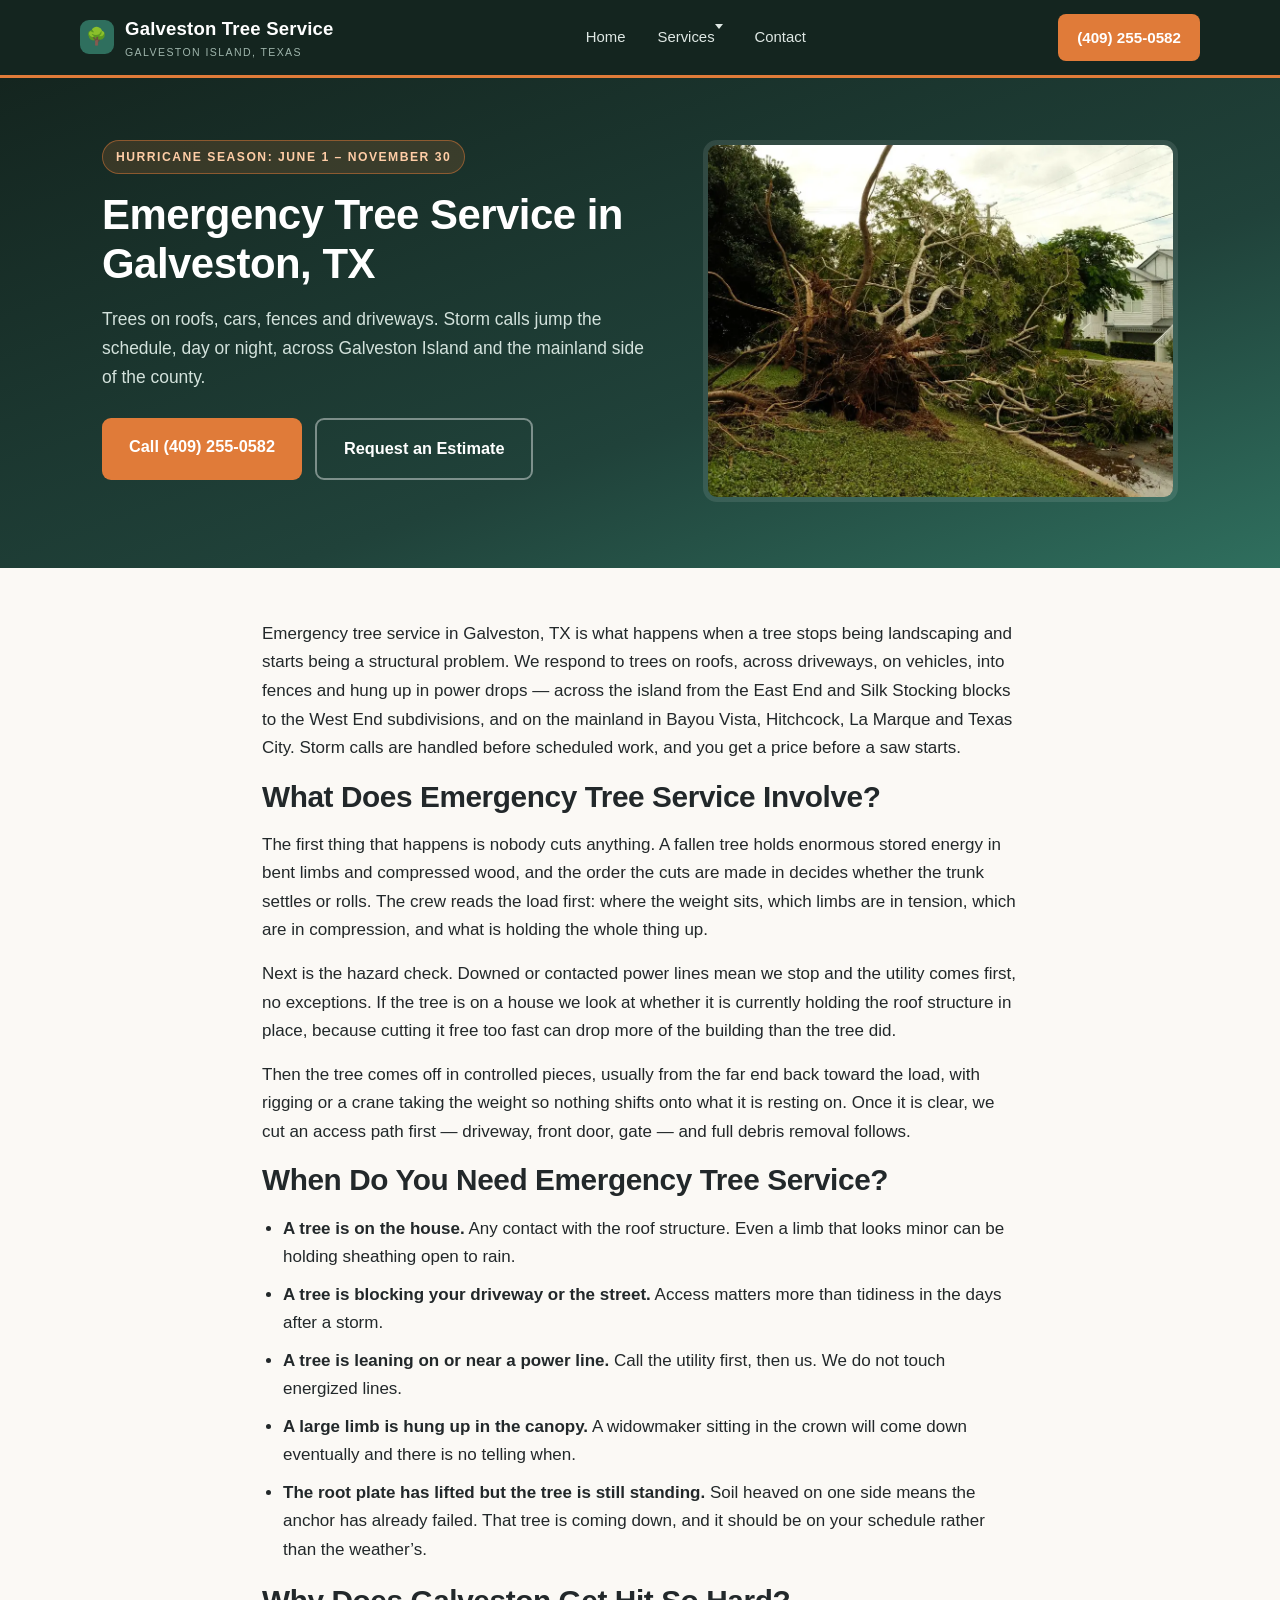
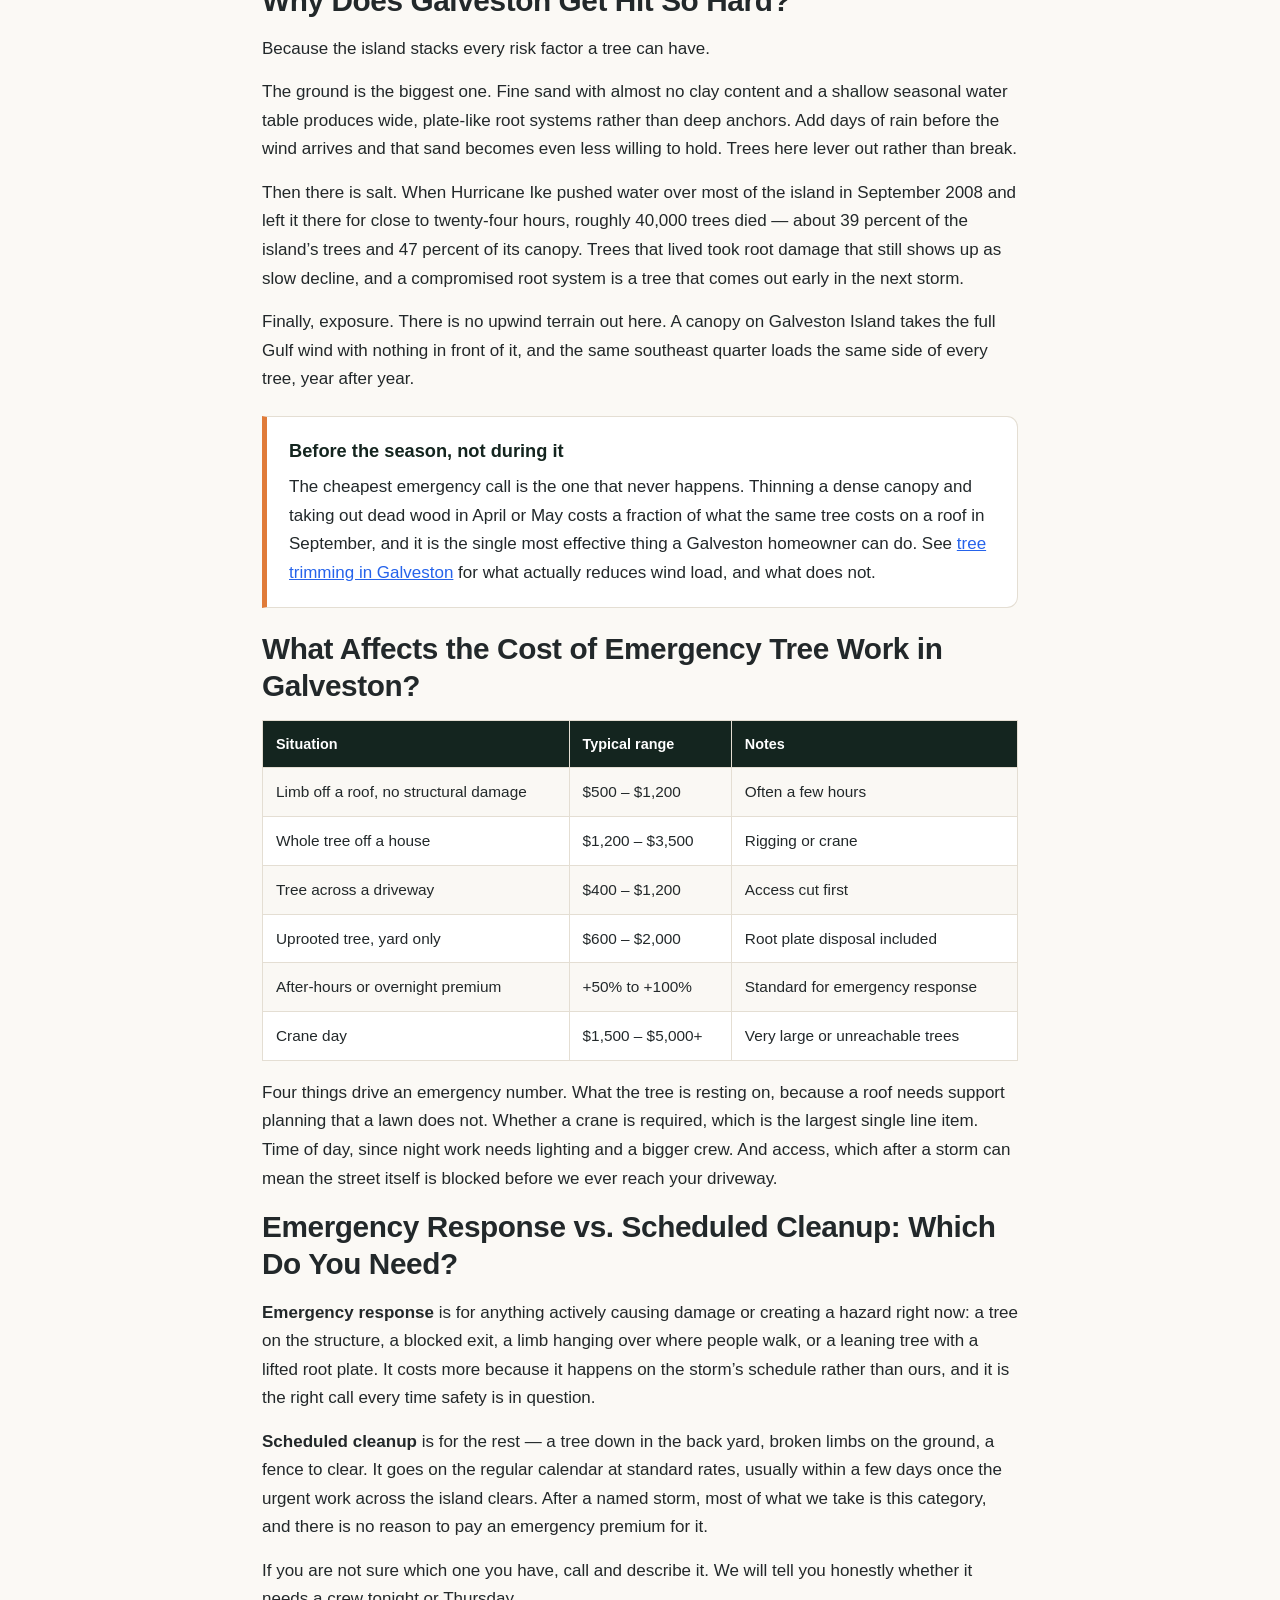
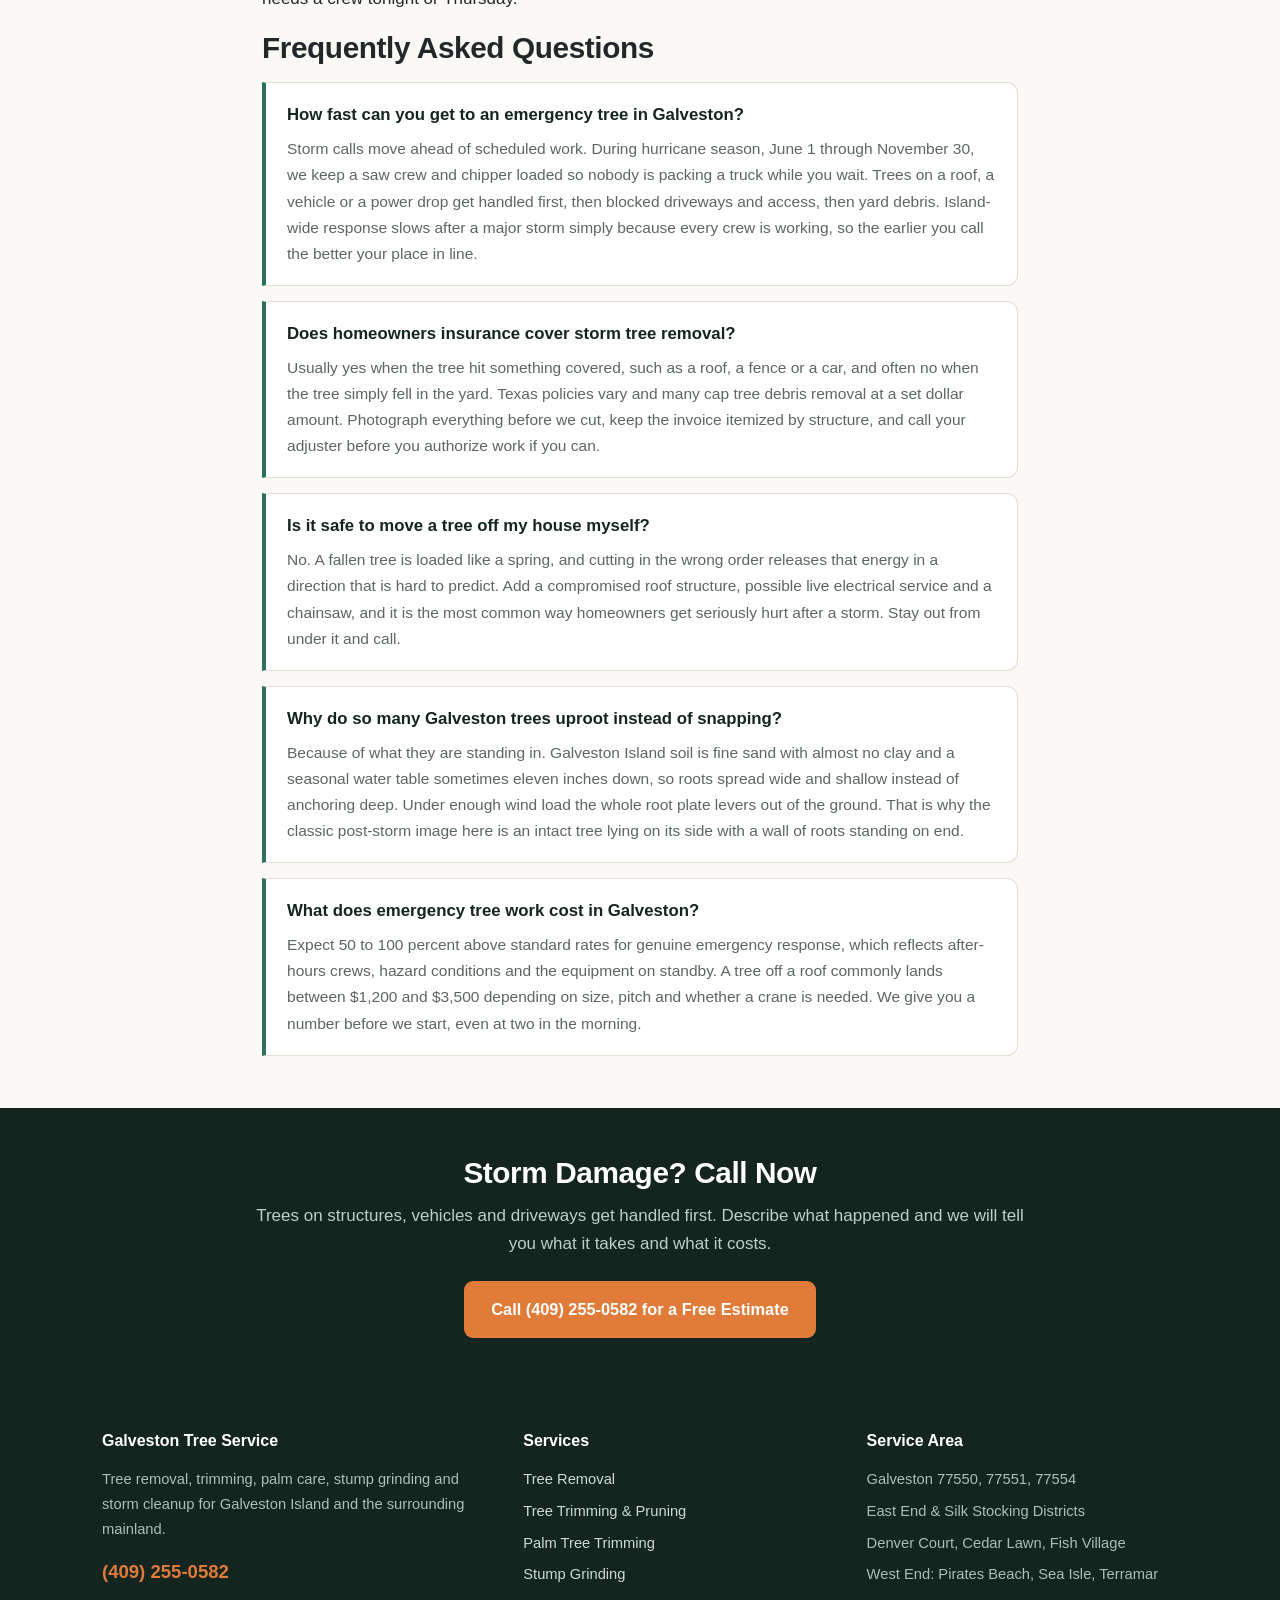
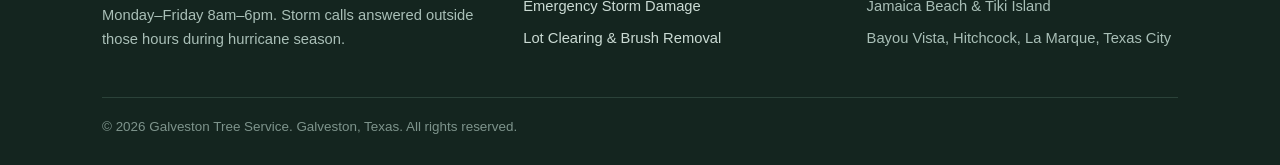
<file: emergency-tree-service-galveston.html>
<!DOCTYPE html>
<html lang="en">
<head>
<meta charset="utf-8">
<meta name="viewport" content="width=device-width, initial-scale=1">
<title>Emergency Tree Service in Galveston, TX | Storm Damage</title>
<meta name="description" content="Emergency tree service in Galveston, TX. Trees on roofs, cars and driveways cleared fast during hurricane season. Call (409) 255-0582.">
<link rel="canonical" href="https://www.treeservicegalveston.com/emergency-tree-service-galveston.html">
<meta property="og:title" content="Emergency Tree Service in Galveston, TX | Storm Damage">
<meta property="og:description" content="Emergency tree service in Galveston, TX. Trees on roofs, cars and driveways cleared fast during hurricane season. Call (409) 255-0582.">
<meta property="og:type" content="website">
<meta property="og:url" content="https://www.treeservicegalveston.com/emergency-tree-service-galveston.html">
<link rel="stylesheet" href="styles.css">
<script type="application/ld+json">{"@context": "https://schema.org", "@type": "LocalBusiness", "name": "Galveston Tree Service", "telephone": "(409) 255-0582", "url": "https://www.treeservicegalveston.com/", "address": {"@type": "PostalAddress", "addressLocality": "Galveston", "addressRegion": "TX", "postalCode": "77550", "addressCountry": "US"}, "areaServed": "Galveston, TX", "description": "Tree service in Galveston, TX &mdash; removal, trimming, palm care, stump grinding and storm cleanup on Galveston Island.", "openingHours": "Mo-Fr 08:00-18:00"}</script>
<script type="application/ld+json">{"@context": "https://schema.org", "@type": "FAQPage", "mainEntity": [{"@type": "Question", "name": "How fast can you get to an emergency tree in Galveston?", "acceptedAnswer": {"@type": "Answer", "text": "Storm calls move ahead of scheduled work. During hurricane season, June 1 through November 30, we keep a saw crew and chipper loaded so nobody is packing a truck while you wait. Trees on a roof, a vehicle or a power drop get handled first, then blocked driveways and access, then yard debris. Island-wide response slows after a major storm simply because every crew is working, so the earlier you call the better your place in line."}}, {"@type": "Question", "name": "Does homeowners insurance cover storm tree removal?", "acceptedAnswer": {"@type": "Answer", "text": "Usually yes when the tree hit something covered, such as a roof, a fence or a car, and often no when the tree simply fell in the yard. Texas policies vary and many cap tree debris removal at a set dollar amount. Photograph everything before we cut, keep the invoice itemized by structure, and call your adjuster before you authorize work if you can."}}, {"@type": "Question", "name": "Is it safe to move a tree off my house myself?", "acceptedAnswer": {"@type": "Answer", "text": "No. A fallen tree is loaded like a spring, and cutting in the wrong order releases that energy in a direction that is hard to predict. Add a compromised roof structure, possible live electrical service and a chainsaw, and it is the most common way homeowners get seriously hurt after a storm. Stay out from under it and call."}}, {"@type": "Question", "name": "Why do so many Galveston trees uproot instead of snapping?", "acceptedAnswer": {"@type": "Answer", "text": "Because of what they are standing in. Galveston Island soil is fine sand with almost no clay and a seasonal water table sometimes eleven inches down, so roots spread wide and shallow instead of anchoring deep. Under enough wind load the whole root plate levers out of the ground. That is why the classic post-storm image here is an intact tree lying on its side with a wall of roots standing on end."}}, {"@type": "Question", "name": "What does emergency tree work cost in Galveston?", "acceptedAnswer": {"@type": "Answer", "text": "Expect 50 to 100 percent above standard rates for genuine emergency response, which reflects after-hours crews, hazard conditions and the equipment on standby. A tree off a roof commonly lands between $1,200 and $3,500 depending on size, pitch and whether a crane is needed. We give you a number before we start, even at two in the morning."}}]}</script>
</head>
<body>
<header class="topbar">
  <div class="wrap nav">
    <a class="brand" href="/"><span class="mark">&#127795;</span>
      <span>Galveston Tree Service<small>Galveston Island, Texas</small></span></a>
    <ul class="nav-links">
      <li><a href="/">Home</a></li>
      <li class="has-dropdown">
        <a href="services.html">Services</a>
        <div class="dropdown-menu">
          <ul class="dropdown-menu-list">
        <li><a href="tree-removal-galveston.html">Tree Removal</a></li>
        <li><a href="tree-trimming-galveston.html">Tree Trimming &amp; Pruning</a></li>
        <li><a href="palm-tree-trimming-galveston.html">Palm Tree Trimming</a></li>
        <li><a href="stump-grinding-galveston.html">Stump Grinding</a></li>
        <li><a href="emergency-tree-service-galveston.html">Emergency Storm Damage</a></li>
        <li><a href="lot-clearing-galveston.html">Lot Clearing &amp; Brush Removal</a></li>
          </ul>
        </div>
      </li>
      <li><a href="contact.html">Contact</a></li>
    </ul>
    <a class="nav-call" href="tel:+14092550582">(409) 255-0582</a>
  </div>
</header>
<section class="hero">
  <div class="wrap hero-grid">
    <div>
      <span class="eyebrow">Hurricane season: June 1 &ndash; November 30</span>
      <h1>Emergency Tree Service in Galveston, TX</h1>
      <p class="lede">Trees on roofs, cars, fences and driveways. Storm calls jump the schedule, day or night, across Galveston Island and the mainland side of the county.</p>
      <div class="hero-cta">
        <a class="btn btn-primary" href="tel:+14092550582">Call (409) 255-0582</a>
        <a class="btn btn-ghost" href="contact.html">Request an Estimate</a>
      </div>
    </div>
    <div class="hero-img">
      <img src="storm-damage-tree-galveston.webp" alt="Emergency tree service in Galveston, TX" width="1100" height="733">
    </div>
  </div>
</section>
<section>
  <div class="wrap narrow">
    <p>Emergency tree service in Galveston, TX is what happens when a tree stops being landscaping and starts being a structural problem. We respond to trees on roofs, across driveways, on vehicles, into fences and hung up in power drops &mdash; across the island from the East End and Silk Stocking blocks to the West End subdivisions, and on the mainland in Bayou Vista, Hitchcock, La Marque and Texas City. Storm calls are handled before scheduled work, and you get a price before a saw starts.</p>

    <h2>What Does Emergency Tree Service Involve?</h2>
    <p>The first thing that happens is nobody cuts anything. A fallen tree holds enormous stored energy in bent limbs and compressed wood, and the order the cuts are made in decides whether the trunk settles or rolls. The crew reads the load first: where the weight sits, which limbs are in tension, which are in compression, and what is holding the whole thing up.</p>
    <p>Next is the hazard check. Downed or contacted power lines mean we stop and the utility comes first, no exceptions. If the tree is on a house we look at whether it is currently holding the roof structure in place, because cutting it free too fast can drop more of the building than the tree did.</p>
    <p>Then the tree comes off in controlled pieces, usually from the far end back toward the load, with rigging or a crane taking the weight so nothing shifts onto what it is resting on. Once it is clear, we cut an access path first &mdash; driveway, front door, gate &mdash; and full debris removal follows.</p>

    <h2>When Do You Need Emergency Tree Service?</h2>
    <ul class="body-list">
      <li><strong>A tree is on the house.</strong> Any contact with the roof structure. Even a limb that looks minor can be holding sheathing open to rain.</li>
      <li><strong>A tree is blocking your driveway or the street.</strong> Access matters more than tidiness in the days after a storm.</li>
      <li><strong>A tree is leaning on or near a power line.</strong> Call the utility first, then us. We do not touch energized lines.</li>
      <li><strong>A large limb is hung up in the canopy.</strong> A widowmaker sitting in the crown will come down eventually and there is no telling when.</li>
      <li><strong>The root plate has lifted but the tree is still standing.</strong> Soil heaved on one side means the anchor has already failed. That tree is coming down, and it should be on your schedule rather than the weather&rsquo;s.</li>
    </ul>

    <h2>Why Does Galveston Get Hit So Hard?</h2>
    <p>Because the island stacks every risk factor a tree can have.</p>
    <p>The ground is the biggest one. Fine sand with almost no clay content and a shallow seasonal water table produces wide, plate-like root systems rather than deep anchors. Add days of rain before the wind arrives and that sand becomes even less willing to hold. Trees here lever out rather than break.</p>
    <p>Then there is salt. When Hurricane Ike pushed water over most of the island in September 2008 and left it there for close to twenty-four hours, roughly 40,000 trees died &mdash; about 39 percent of the island&rsquo;s trees and 47 percent of its canopy. Trees that lived took root damage that still shows up as slow decline, and a compromised root system is a tree that comes out early in the next storm.</p>
    <p>Finally, exposure. There is no upwind terrain out here. A canopy on Galveston Island takes the full Gulf wind with nothing in front of it, and the same southeast quarter loads the same side of every tree, year after year.</p>
    <div class="callout">
      <h3>Before the season, not during it</h3>
      <p>The cheapest emergency call is the one that never happens. Thinning a dense canopy and taking out dead wood in April or May costs a fraction of what the same tree costs on a roof in September, and it is the single most effective thing a Galveston homeowner can do. See <a href="tree-trimming-galveston.html" style="color: #2563eb; text-decoration: underline;">tree trimming in Galveston</a> for what actually reduces wind load, and what does not.</p>
    </div>

    <h2>What Affects the Cost of Emergency Tree Work in Galveston?</h2>
    <table class="price-table">
      <tr><th>Situation</th><th>Typical range</th><th>Notes</th></tr>
      <tr><td>Limb off a roof, no structural damage</td><td>$500 &ndash; $1,200</td><td>Often a few hours</td></tr>
      <tr><td>Whole tree off a house</td><td>$1,200 &ndash; $3,500</td><td>Rigging or crane</td></tr>
      <tr><td>Tree across a driveway</td><td>$400 &ndash; $1,200</td><td>Access cut first</td></tr>
      <tr><td>Uprooted tree, yard only</td><td>$600 &ndash; $2,000</td><td>Root plate disposal included</td></tr>
      <tr><td>After-hours or overnight premium</td><td>+50% to +100%</td><td>Standard for emergency response</td></tr>
      <tr><td>Crane day</td><td>$1,500 &ndash; $5,000+</td><td>Very large or unreachable trees</td></tr>
    </table>
    <p>Four things drive an emergency number. What the tree is resting on, because a roof needs support planning that a lawn does not. Whether a crane is required, which is the largest single line item. Time of day, since night work needs lighting and a bigger crew. And access, which after a storm can mean the street itself is blocked before we ever reach your driveway.</p>

    <h2>Emergency Response vs. Scheduled Cleanup: Which Do You Need?</h2>
    <p><strong>Emergency response</strong> is for anything actively causing damage or creating a hazard right now: a tree on the structure, a blocked exit, a limb hanging over where people walk, or a leaning tree with a lifted root plate. It costs more because it happens on the storm&rsquo;s schedule rather than ours, and it is the right call every time safety is in question.</p>
    <p><strong>Scheduled cleanup</strong> is for the rest &mdash; a tree down in the back yard, broken limbs on the ground, a fence to clear. It goes on the regular calendar at standard rates, usually within a few days once the urgent work across the island clears. After a named storm, most of what we take is this category, and there is no reason to pay an emergency premium for it.</p>
    <p>If you are not sure which one you have, call and describe it. We will tell you honestly whether it needs a crew tonight or Thursday.</p>

    <h2>Frequently Asked Questions</h2>
    <div class="faq">
  <div class="faq-item">
    <h3>How fast can you get to an emergency tree in Galveston?</h3>
    <p>Storm calls move ahead of scheduled work. During hurricane season, June 1 through November 30, we keep a saw crew and chipper loaded so nobody is packing a truck while you wait. Trees on a roof, a vehicle or a power drop get handled first, then blocked driveways and access, then yard debris. Island-wide response slows after a major storm simply because every crew is working, so the earlier you call the better your place in line.</p>
  </div>
  <div class="faq-item">
    <h3>Does homeowners insurance cover storm tree removal?</h3>
    <p>Usually yes when the tree hit something covered, such as a roof, a fence or a car, and often no when the tree simply fell in the yard. Texas policies vary and many cap tree debris removal at a set dollar amount. Photograph everything before we cut, keep the invoice itemized by structure, and call your adjuster before you authorize work if you can.</p>
  </div>
  <div class="faq-item">
    <h3>Is it safe to move a tree off my house myself?</h3>
    <p>No. A fallen tree is loaded like a spring, and cutting in the wrong order releases that energy in a direction that is hard to predict. Add a compromised roof structure, possible live electrical service and a chainsaw, and it is the most common way homeowners get seriously hurt after a storm. Stay out from under it and call.</p>
  </div>
  <div class="faq-item">
    <h3>Why do so many Galveston trees uproot instead of snapping?</h3>
    <p>Because of what they are standing in. Galveston Island soil is fine sand with almost no clay and a seasonal water table sometimes eleven inches down, so roots spread wide and shallow instead of anchoring deep. Under enough wind load the whole root plate levers out of the ground. That is why the classic post-storm image here is an intact tree lying on its side with a wall of roots standing on end.</p>
  </div>
  <div class="faq-item">
    <h3>What does emergency tree work cost in Galveston?</h3>
    <p>Expect 50 to 100 percent above standard rates for genuine emergency response, which reflects after-hours crews, hazard conditions and the equipment on standby. A tree off a roof commonly lands between $1,200 and $3,500 depending on size, pitch and whether a crane is needed. We give you a number before we start, even at two in the morning.</p>
  </div>
</div>
  </div>
</section>
<div class="cta-band">
  <div class="wrap">
    <h2>Storm Damage? Call Now</h2>
    <p>Trees on structures, vehicles and driveways get handled first. Describe what happened and we will tell you what it takes and what it costs.</p>
    <a class="btn btn-primary" href="tel:+14092550582">Call (409) 255-0582 for a Free Estimate</a>
  </div>
</div>

<footer>
  <div class="wrap">
    <div class="foot-grid">
      <div>
        <h4>Galveston Tree Service</h4>
        <p>Tree removal, trimming, palm care, stump grinding and storm cleanup for Galveston Island and the surrounding mainland.</p>
        <p><a class="foot-phone" href="tel:+14092550582">(409) 255-0582</a></p>
        <p>Monday&ndash;Friday 8am&ndash;6pm. Storm calls answered outside those hours during hurricane season.</p>
      </div>
      <div>
        <h4>Services</h4>
        <ul>
          <li><a href="tree-removal-galveston.html">Tree Removal</a></li>
          <li><a href="tree-trimming-galveston.html">Tree Trimming &amp; Pruning</a></li>
          <li><a href="palm-tree-trimming-galveston.html">Palm Tree Trimming</a></li>
          <li><a href="stump-grinding-galveston.html">Stump Grinding</a></li>
          <li><a href="emergency-tree-service-galveston.html">Emergency Storm Damage</a></li>
          <li><a href="lot-clearing-galveston.html">Lot Clearing &amp; Brush Removal</a></li>
        </ul>
      </div>
      <div>
        <h4>Service Area</h4>
        <ul>
          <li>Galveston 77550, 77551, 77554</li>
          <li>East End &amp; Silk Stocking Districts</li>
          <li>Denver Court, Cedar Lawn, Fish Village</li>
          <li>West End: Pirates Beach, Sea Isle, Terramar</li>
          <li>Jamaica Beach &amp; Tiki Island</li>
          <li>Bayou Vista, Hitchcock, La Marque, Texas City</li>
        </ul>
      </div>
    </div>
    <div class="foot-bottom">&copy; 2026 Galveston Tree Service. Galveston, Texas. All rights reserved.</div>
  </div>
</footer>
</body>
</html>
</file>
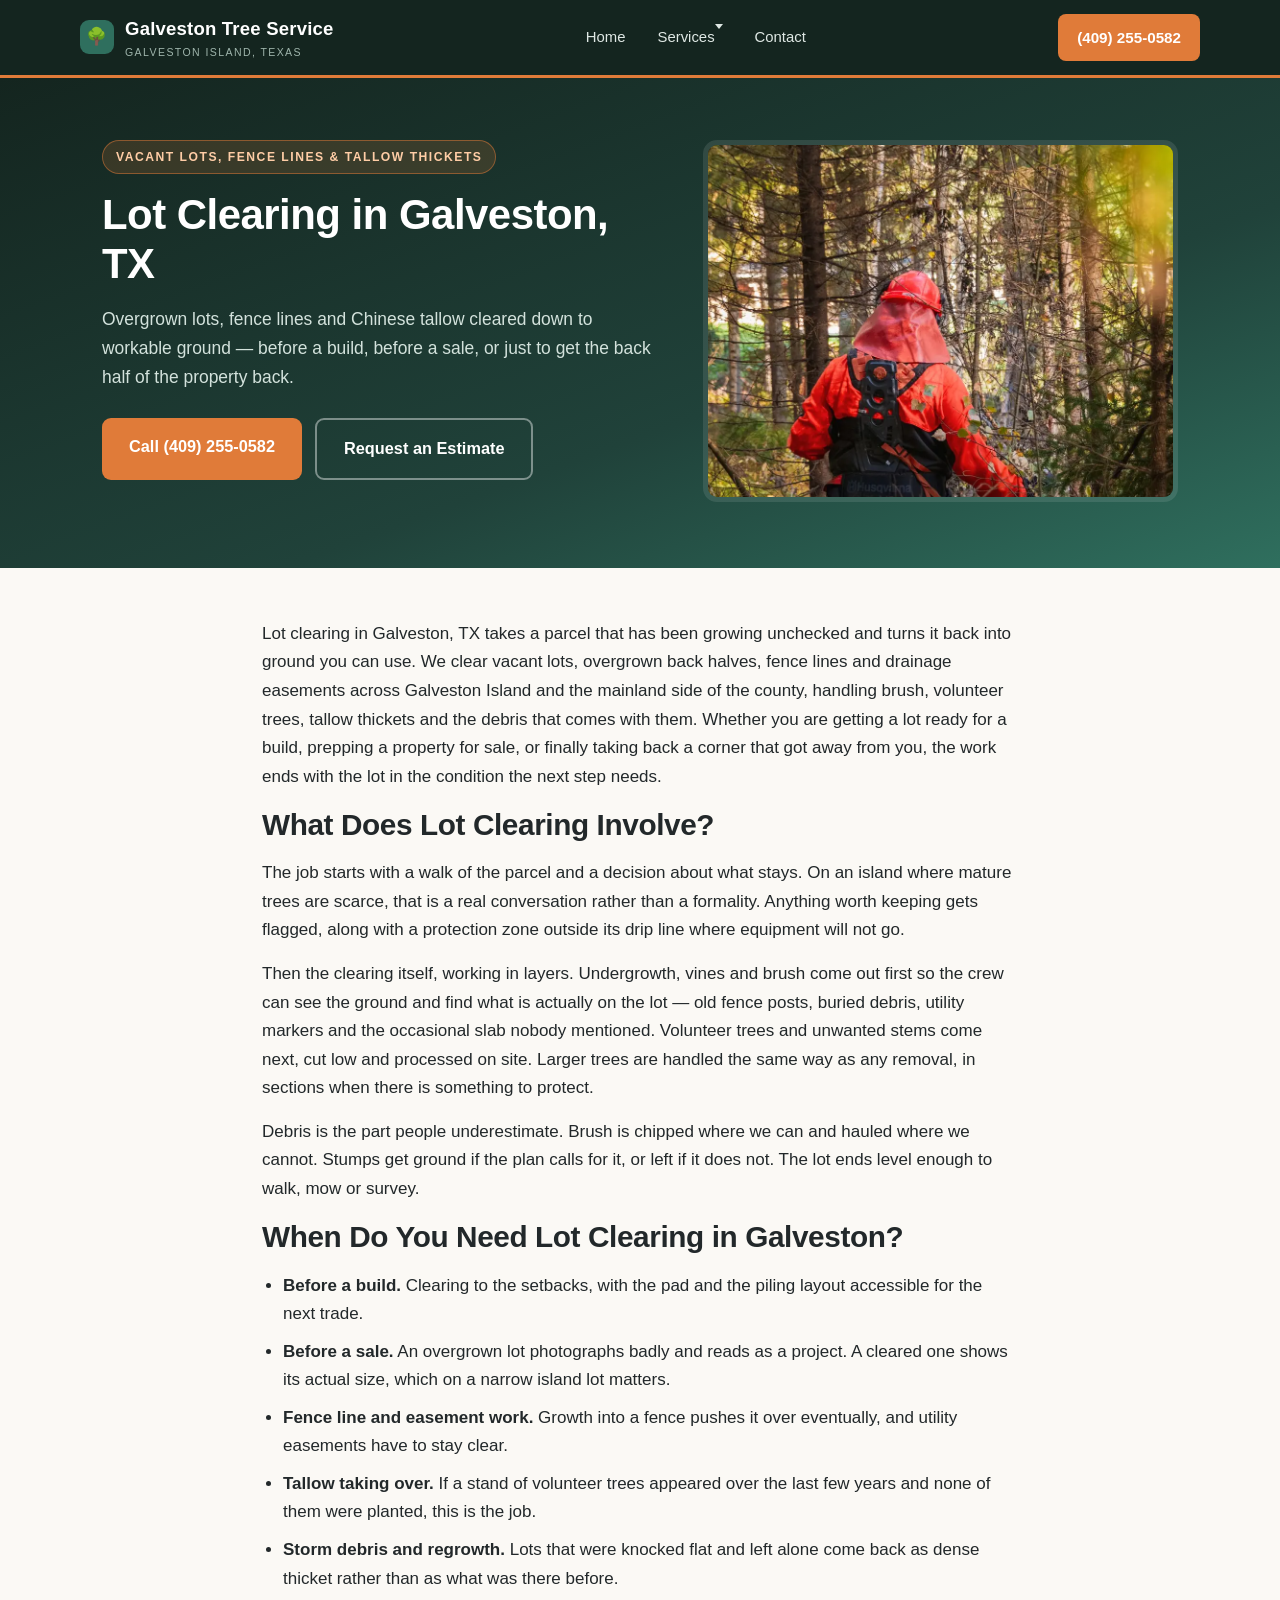
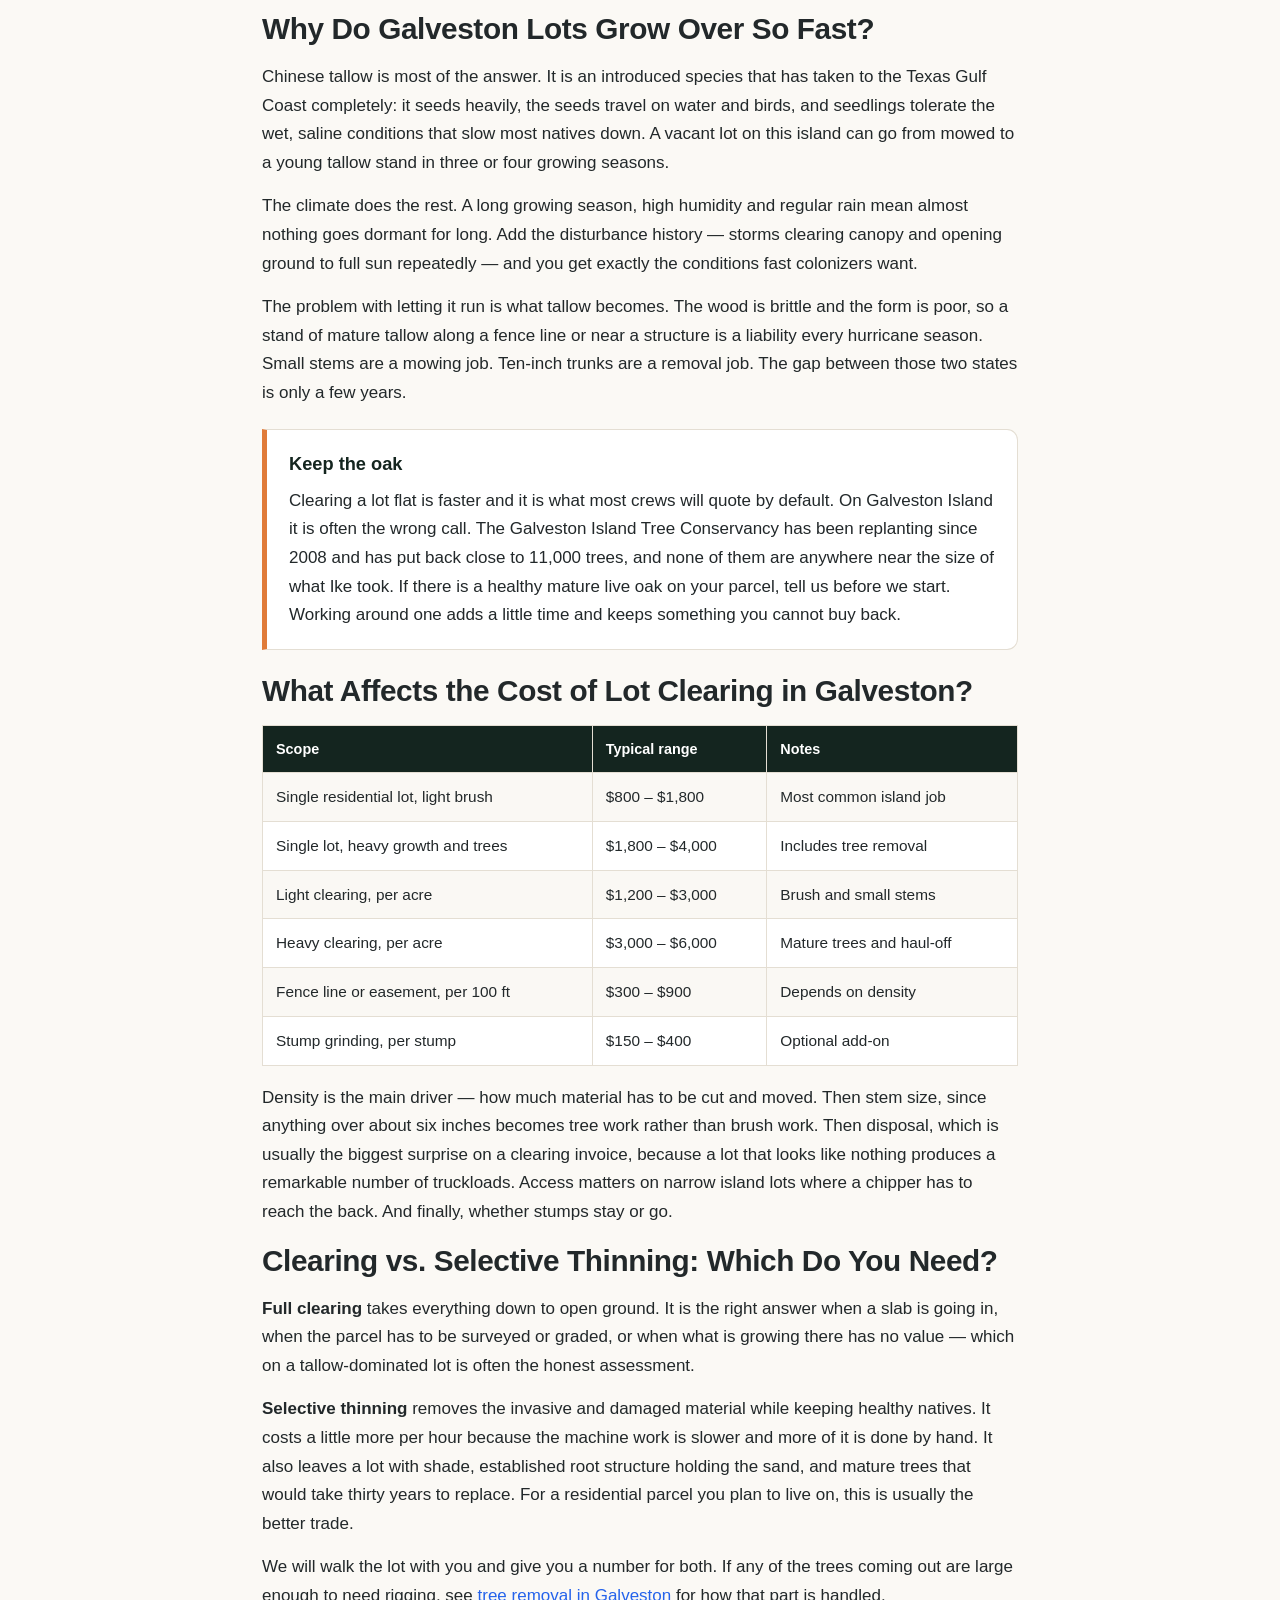
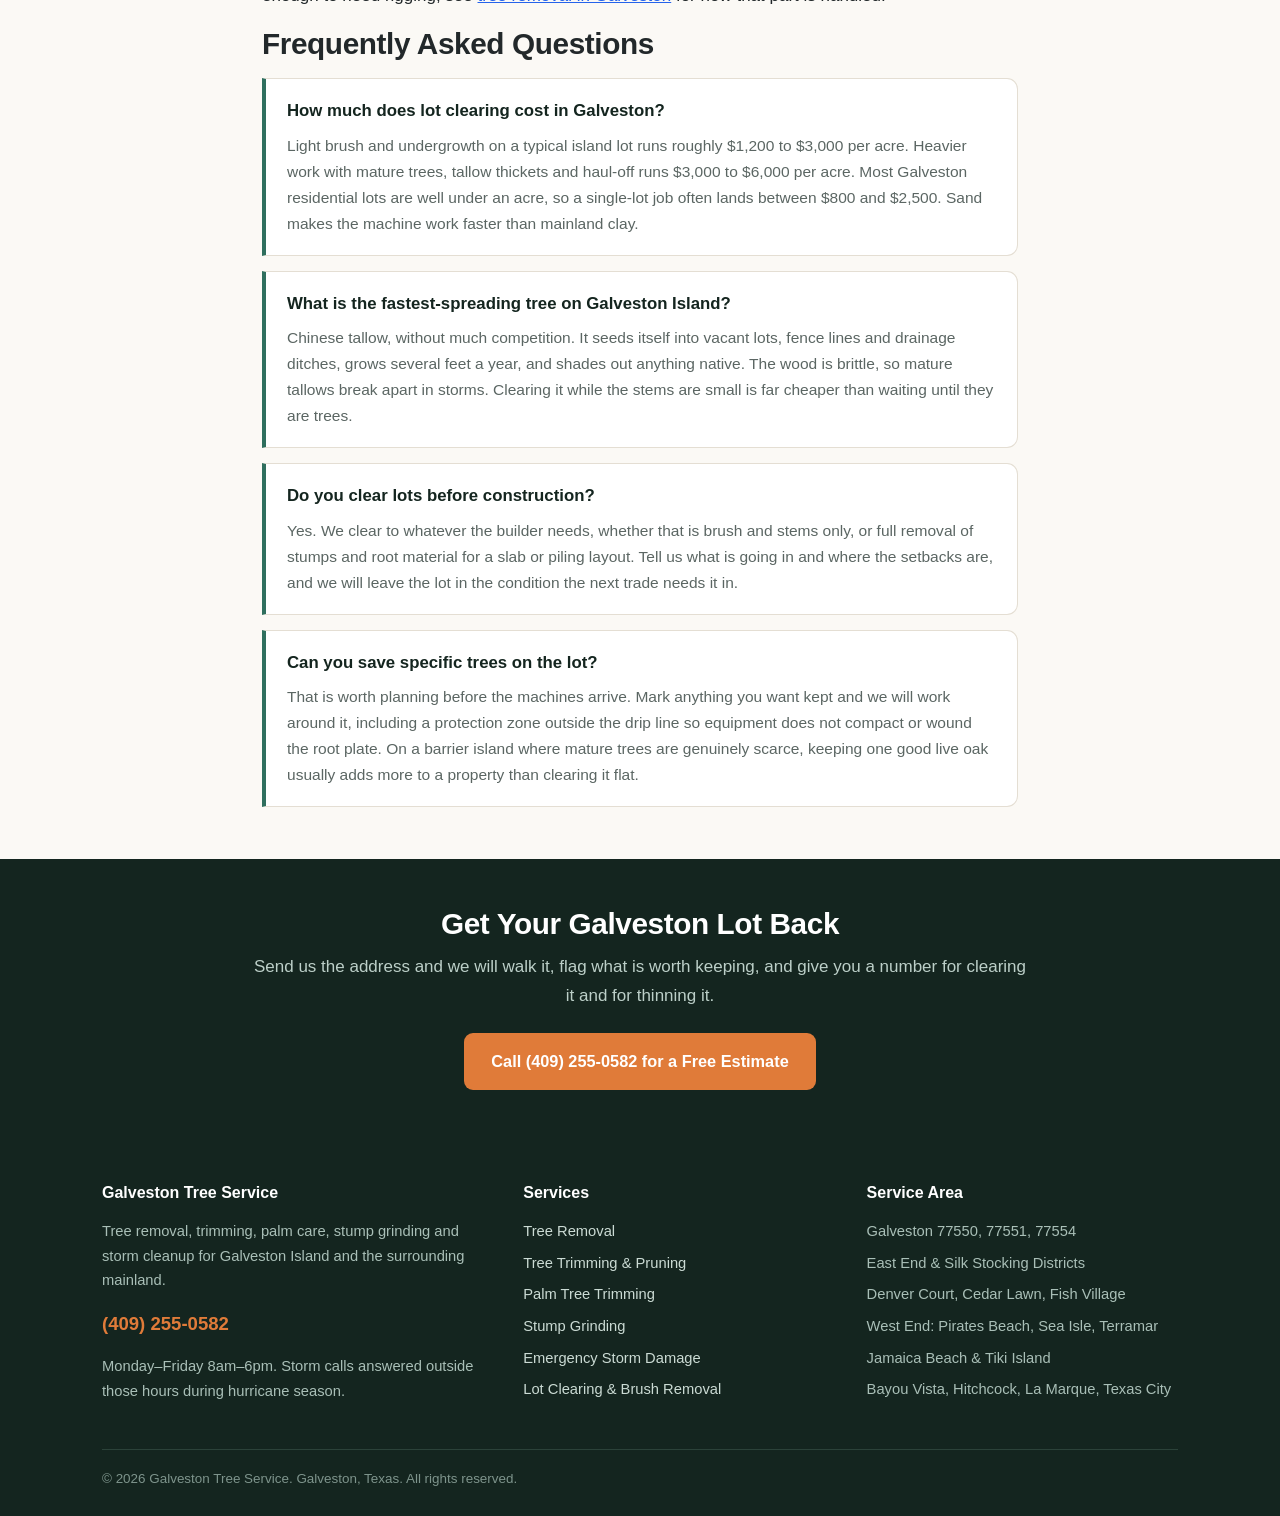
<file: lot-clearing-galveston.html>
<!DOCTYPE html>
<html lang="en">
<head>
<meta charset="utf-8">
<meta name="viewport" content="width=device-width, initial-scale=1">
<title>Lot Clearing in Galveston, TX | Brush &amp; Tallow Removal</title>
<meta name="description" content="Lot clearing in Galveston, TX. Overgrown lots, fence lines and Chinese tallow cleared before a build or a sale. Call (409) 255-0582.">
<link rel="canonical" href="https://www.treeservicegalveston.com/lot-clearing-galveston.html">
<meta property="og:title" content="Lot Clearing in Galveston, TX | Brush &amp; Tallow Removal">
<meta property="og:description" content="Lot clearing in Galveston, TX. Overgrown lots, fence lines and Chinese tallow cleared before a build or a sale. Call (409) 255-0582.">
<meta property="og:type" content="website">
<meta property="og:url" content="https://www.treeservicegalveston.com/lot-clearing-galveston.html">
<link rel="stylesheet" href="styles.css">
<script type="application/ld+json">{"@context": "https://schema.org", "@type": "LocalBusiness", "name": "Galveston Tree Service", "telephone": "(409) 255-0582", "url": "https://www.treeservicegalveston.com/", "address": {"@type": "PostalAddress", "addressLocality": "Galveston", "addressRegion": "TX", "postalCode": "77550", "addressCountry": "US"}, "areaServed": "Galveston, TX", "description": "Tree service in Galveston, TX &mdash; removal, trimming, palm care, stump grinding and storm cleanup on Galveston Island.", "openingHours": "Mo-Fr 08:00-18:00"}</script>
<script type="application/ld+json">{"@context": "https://schema.org", "@type": "FAQPage", "mainEntity": [{"@type": "Question", "name": "How much does lot clearing cost in Galveston?", "acceptedAnswer": {"@type": "Answer", "text": "Light brush and undergrowth on a typical island lot runs roughly $1,200 to $3,000 per acre. Heavier work with mature trees, tallow thickets and haul-off runs $3,000 to $6,000 per acre. Most Galveston residential lots are well under an acre, so a single-lot job often lands between $800 and $2,500. Sand makes the machine work faster than mainland clay."}}, {"@type": "Question", "name": "What is the fastest-spreading tree on Galveston Island?", "acceptedAnswer": {"@type": "Answer", "text": "Chinese tallow, without much competition. It seeds itself into vacant lots, fence lines and drainage ditches, grows several feet a year, and shades out anything native. The wood is brittle, so mature tallows break apart in storms. Clearing it while the stems are small is far cheaper than waiting until they are trees."}}, {"@type": "Question", "name": "Do you clear lots before construction?", "acceptedAnswer": {"@type": "Answer", "text": "Yes. We clear to whatever the builder needs, whether that is brush and stems only, or full removal of stumps and root material for a slab or piling layout. Tell us what is going in and where the setbacks are, and we will leave the lot in the condition the next trade needs it in."}}, {"@type": "Question", "name": "Can you save specific trees on the lot?", "acceptedAnswer": {"@type": "Answer", "text": "That is worth planning before the machines arrive. Mark anything you want kept and we will work around it, including a protection zone outside the drip line so equipment does not compact or wound the root plate. On a barrier island where mature trees are genuinely scarce, keeping one good live oak usually adds more to a property than clearing it flat."}}]}</script>
</head>
<body>
<header class="topbar">
  <div class="wrap nav">
    <a class="brand" href="/"><span class="mark">&#127795;</span>
      <span>Galveston Tree Service<small>Galveston Island, Texas</small></span></a>
    <ul class="nav-links">
      <li><a href="/">Home</a></li>
      <li class="has-dropdown">
        <a href="services.html">Services</a>
        <div class="dropdown-menu">
          <ul class="dropdown-menu-list">
        <li><a href="tree-removal-galveston.html">Tree Removal</a></li>
        <li><a href="tree-trimming-galveston.html">Tree Trimming &amp; Pruning</a></li>
        <li><a href="palm-tree-trimming-galveston.html">Palm Tree Trimming</a></li>
        <li><a href="stump-grinding-galveston.html">Stump Grinding</a></li>
        <li><a href="emergency-tree-service-galveston.html">Emergency Storm Damage</a></li>
        <li><a href="lot-clearing-galveston.html">Lot Clearing &amp; Brush Removal</a></li>
          </ul>
        </div>
      </li>
      <li><a href="contact.html">Contact</a></li>
    </ul>
    <a class="nav-call" href="tel:+14092550582">(409) 255-0582</a>
  </div>
</header>
<section class="hero">
  <div class="wrap hero-grid">
    <div>
      <span class="eyebrow">Vacant lots, fence lines &amp; tallow thickets</span>
      <h1>Lot Clearing in Galveston, TX</h1>
      <p class="lede">Overgrown lots, fence lines and Chinese tallow cleared down to workable ground &mdash; before a build, before a sale, or just to get the back half of the property back.</p>
      <div class="hero-cta">
        <a class="btn btn-primary" href="tel:+14092550582">Call (409) 255-0582</a>
        <a class="btn btn-ghost" href="contact.html">Request an Estimate</a>
      </div>
    </div>
    <div class="hero-img">
      <img src="lot-clearing-galveston.webp" alt="Lot clearing in Galveston, TX" width="1100" height="733">
    </div>
  </div>
</section>
<section>
  <div class="wrap narrow">
    <p>Lot clearing in Galveston, TX takes a parcel that has been growing unchecked and turns it back into ground you can use. We clear vacant lots, overgrown back halves, fence lines and drainage easements across Galveston Island and the mainland side of the county, handling brush, volunteer trees, tallow thickets and the debris that comes with them. Whether you are getting a lot ready for a build, prepping a property for sale, or finally taking back a corner that got away from you, the work ends with the lot in the condition the next step needs.</p>

    <h2>What Does Lot Clearing Involve?</h2>
    <p>The job starts with a walk of the parcel and a decision about what stays. On an island where mature trees are scarce, that is a real conversation rather than a formality. Anything worth keeping gets flagged, along with a protection zone outside its drip line where equipment will not go.</p>
    <p>Then the clearing itself, working in layers. Undergrowth, vines and brush come out first so the crew can see the ground and find what is actually on the lot &mdash; old fence posts, buried debris, utility markers and the occasional slab nobody mentioned. Volunteer trees and unwanted stems come next, cut low and processed on site. Larger trees are handled the same way as any removal, in sections when there is something to protect.</p>
    <p>Debris is the part people underestimate. Brush is chipped where we can and hauled where we cannot. Stumps get ground if the plan calls for it, or left if it does not. The lot ends level enough to walk, mow or survey.</p>

    <h2>When Do You Need Lot Clearing in Galveston?</h2>
    <ul class="body-list">
      <li><strong>Before a build.</strong> Clearing to the setbacks, with the pad and the piling layout accessible for the next trade.</li>
      <li><strong>Before a sale.</strong> An overgrown lot photographs badly and reads as a project. A cleared one shows its actual size, which on a narrow island lot matters.</li>
      <li><strong>Fence line and easement work.</strong> Growth into a fence pushes it over eventually, and utility easements have to stay clear.</li>
      <li><strong>Tallow taking over.</strong> If a stand of volunteer trees appeared over the last few years and none of them were planted, this is the job.</li>
      <li><strong>Storm debris and regrowth.</strong> Lots that were knocked flat and left alone come back as dense thicket rather than as what was there before.</li>
    </ul>

    <h2>Why Do Galveston Lots Grow Over So Fast?</h2>
    <p>Chinese tallow is most of the answer. It is an introduced species that has taken to the Texas Gulf Coast completely: it seeds heavily, the seeds travel on water and birds, and seedlings tolerate the wet, saline conditions that slow most natives down. A vacant lot on this island can go from mowed to a young tallow stand in three or four growing seasons.</p>
    <p>The climate does the rest. A long growing season, high humidity and regular rain mean almost nothing goes dormant for long. Add the disturbance history &mdash; storms clearing canopy and opening ground to full sun repeatedly &mdash; and you get exactly the conditions fast colonizers want.</p>
    <p>The problem with letting it run is what tallow becomes. The wood is brittle and the form is poor, so a stand of mature tallow along a fence line or near a structure is a liability every hurricane season. Small stems are a mowing job. Ten-inch trunks are a removal job. The gap between those two states is only a few years.</p>
    <div class="callout">
      <h3>Keep the oak</h3>
      <p>Clearing a lot flat is faster and it is what most crews will quote by default. On Galveston Island it is often the wrong call. The Galveston Island Tree Conservancy has been replanting since 2008 and has put back close to 11,000 trees, and none of them are anywhere near the size of what Ike took. If there is a healthy mature live oak on your parcel, tell us before we start. Working around one adds a little time and keeps something you cannot buy back.</p>
    </div>

    <h2>What Affects the Cost of Lot Clearing in Galveston?</h2>
    <table class="price-table">
      <tr><th>Scope</th><th>Typical range</th><th>Notes</th></tr>
      <tr><td>Single residential lot, light brush</td><td>$800 &ndash; $1,800</td><td>Most common island job</td></tr>
      <tr><td>Single lot, heavy growth and trees</td><td>$1,800 &ndash; $4,000</td><td>Includes tree removal</td></tr>
      <tr><td>Light clearing, per acre</td><td>$1,200 &ndash; $3,000</td><td>Brush and small stems</td></tr>
      <tr><td>Heavy clearing, per acre</td><td>$3,000 &ndash; $6,000</td><td>Mature trees and haul-off</td></tr>
      <tr><td>Fence line or easement, per 100 ft</td><td>$300 &ndash; $900</td><td>Depends on density</td></tr>
      <tr><td>Stump grinding, per stump</td><td>$150 &ndash; $400</td><td>Optional add-on</td></tr>
    </table>
    <p>Density is the main driver &mdash; how much material has to be cut and moved. Then stem size, since anything over about six inches becomes tree work rather than brush work. Then disposal, which is usually the biggest surprise on a clearing invoice, because a lot that looks like nothing produces a remarkable number of truckloads. Access matters on narrow island lots where a chipper has to reach the back. And finally, whether stumps stay or go.</p>

    <h2>Clearing vs. Selective Thinning: Which Do You Need?</h2>
    <p><strong>Full clearing</strong> takes everything down to open ground. It is the right answer when a slab is going in, when the parcel has to be surveyed or graded, or when what is growing there has no value &mdash; which on a tallow-dominated lot is often the honest assessment.</p>
    <p><strong>Selective thinning</strong> removes the invasive and damaged material while keeping healthy natives. It costs a little more per hour because the machine work is slower and more of it is done by hand. It also leaves a lot with shade, established root structure holding the sand, and mature trees that would take thirty years to replace. For a residential parcel you plan to live on, this is usually the better trade.</p>
    <p>We will walk the lot with you and give you a number for both. If any of the trees coming out are large enough to need rigging, see <a href="tree-removal-galveston.html" style="color: #2563eb; text-decoration: underline;">tree removal in Galveston</a> for how that part is handled.</p>

    <h2>Frequently Asked Questions</h2>
    <div class="faq">
  <div class="faq-item">
    <h3>How much does lot clearing cost in Galveston?</h3>
    <p>Light brush and undergrowth on a typical island lot runs roughly $1,200 to $3,000 per acre. Heavier work with mature trees, tallow thickets and haul-off runs $3,000 to $6,000 per acre. Most Galveston residential lots are well under an acre, so a single-lot job often lands between $800 and $2,500. Sand makes the machine work faster than mainland clay.</p>
  </div>
  <div class="faq-item">
    <h3>What is the fastest-spreading tree on Galveston Island?</h3>
    <p>Chinese tallow, without much competition. It seeds itself into vacant lots, fence lines and drainage ditches, grows several feet a year, and shades out anything native. The wood is brittle, so mature tallows break apart in storms. Clearing it while the stems are small is far cheaper than waiting until they are trees.</p>
  </div>
  <div class="faq-item">
    <h3>Do you clear lots before construction?</h3>
    <p>Yes. We clear to whatever the builder needs, whether that is brush and stems only, or full removal of stumps and root material for a slab or piling layout. Tell us what is going in and where the setbacks are, and we will leave the lot in the condition the next trade needs it in.</p>
  </div>
  <div class="faq-item">
    <h3>Can you save specific trees on the lot?</h3>
    <p>That is worth planning before the machines arrive. Mark anything you want kept and we will work around it, including a protection zone outside the drip line so equipment does not compact or wound the root plate. On a barrier island where mature trees are genuinely scarce, keeping one good live oak usually adds more to a property than clearing it flat.</p>
  </div>
</div>
  </div>
</section>
<div class="cta-band">
  <div class="wrap">
    <h2>Get Your Galveston Lot Back</h2>
    <p>Send us the address and we will walk it, flag what is worth keeping, and give you a number for clearing it and for thinning it.</p>
    <a class="btn btn-primary" href="tel:+14092550582">Call (409) 255-0582 for a Free Estimate</a>
  </div>
</div>

<footer>
  <div class="wrap">
    <div class="foot-grid">
      <div>
        <h4>Galveston Tree Service</h4>
        <p>Tree removal, trimming, palm care, stump grinding and storm cleanup for Galveston Island and the surrounding mainland.</p>
        <p><a class="foot-phone" href="tel:+14092550582">(409) 255-0582</a></p>
        <p>Monday&ndash;Friday 8am&ndash;6pm. Storm calls answered outside those hours during hurricane season.</p>
      </div>
      <div>
        <h4>Services</h4>
        <ul>
          <li><a href="tree-removal-galveston.html">Tree Removal</a></li>
          <li><a href="tree-trimming-galveston.html">Tree Trimming &amp; Pruning</a></li>
          <li><a href="palm-tree-trimming-galveston.html">Palm Tree Trimming</a></li>
          <li><a href="stump-grinding-galveston.html">Stump Grinding</a></li>
          <li><a href="emergency-tree-service-galveston.html">Emergency Storm Damage</a></li>
          <li><a href="lot-clearing-galveston.html">Lot Clearing &amp; Brush Removal</a></li>
        </ul>
      </div>
      <div>
        <h4>Service Area</h4>
        <ul>
          <li>Galveston 77550, 77551, 77554</li>
          <li>East End &amp; Silk Stocking Districts</li>
          <li>Denver Court, Cedar Lawn, Fish Village</li>
          <li>West End: Pirates Beach, Sea Isle, Terramar</li>
          <li>Jamaica Beach &amp; Tiki Island</li>
          <li>Bayou Vista, Hitchcock, La Marque, Texas City</li>
        </ul>
      </div>
    </div>
    <div class="foot-bottom">&copy; 2026 Galveston Tree Service. Galveston, Texas. All rights reserved.</div>
  </div>
</footer>
</body>
</html>
</file>
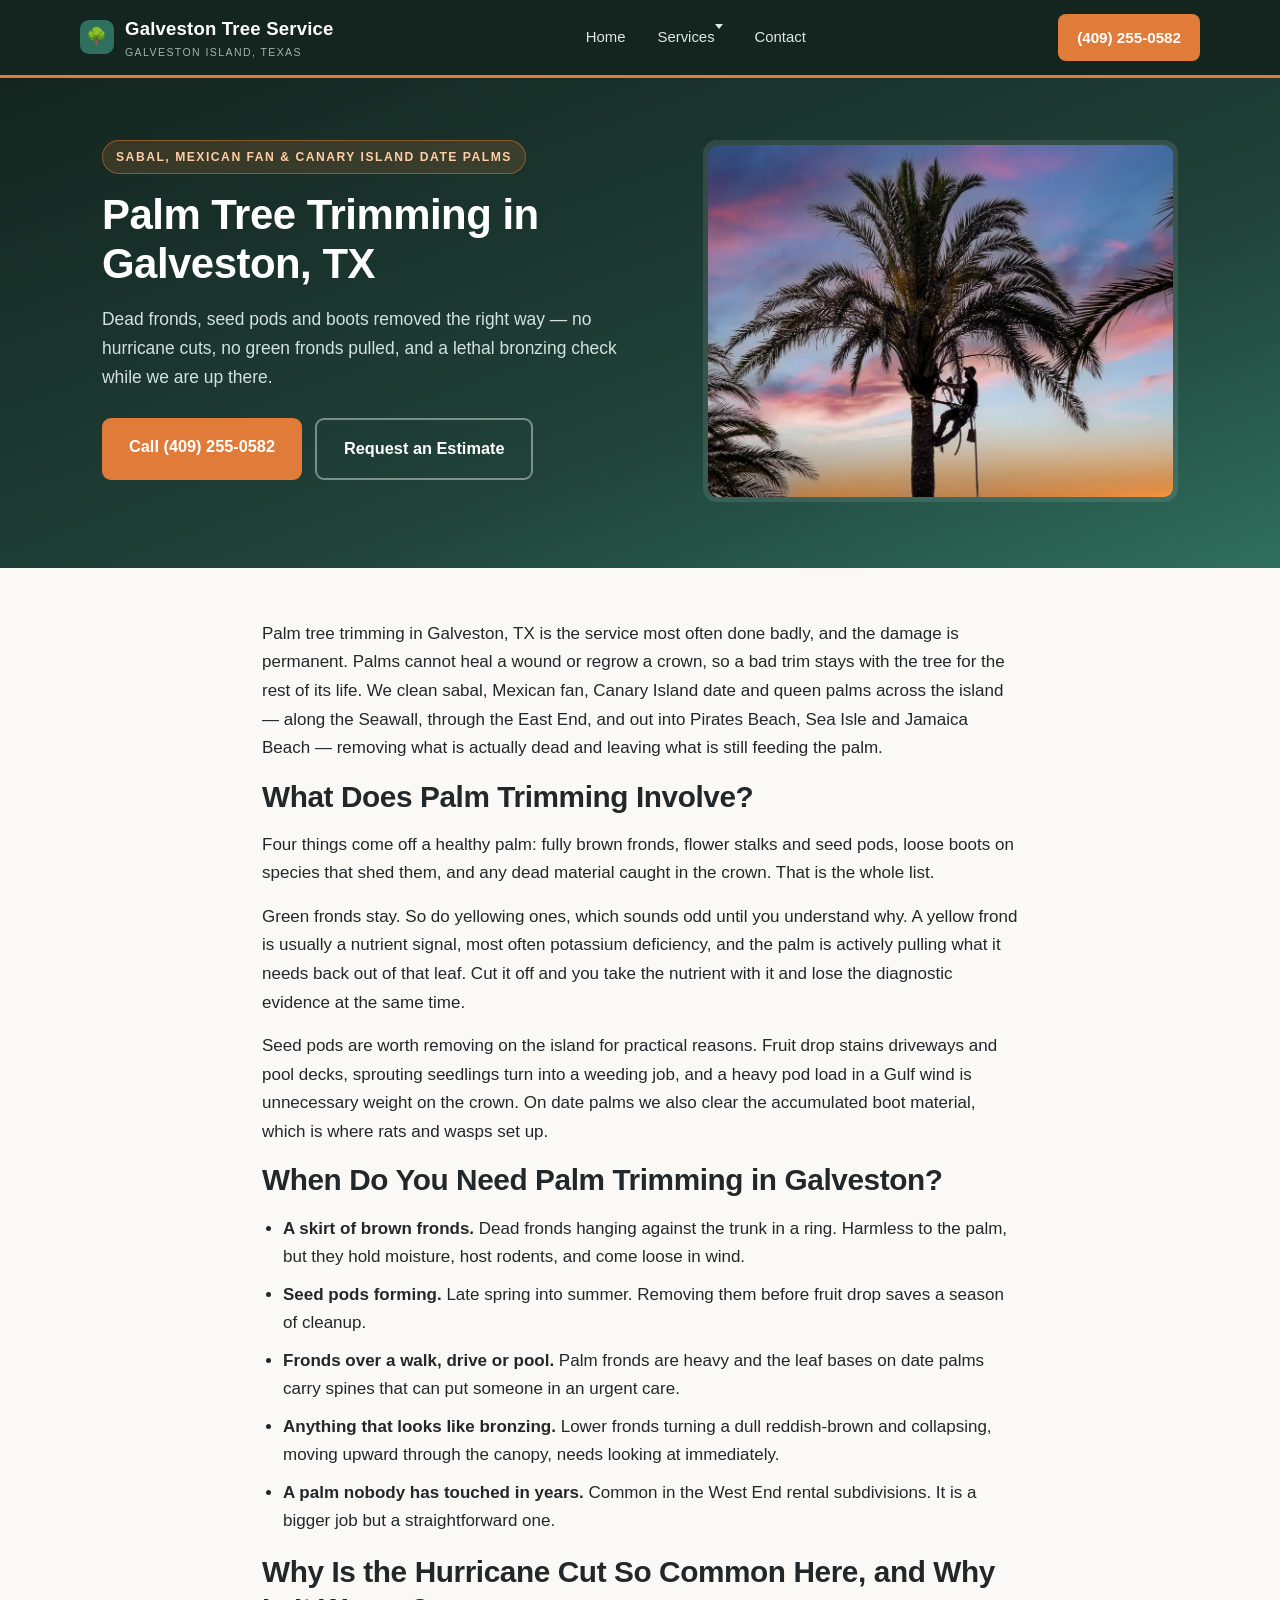
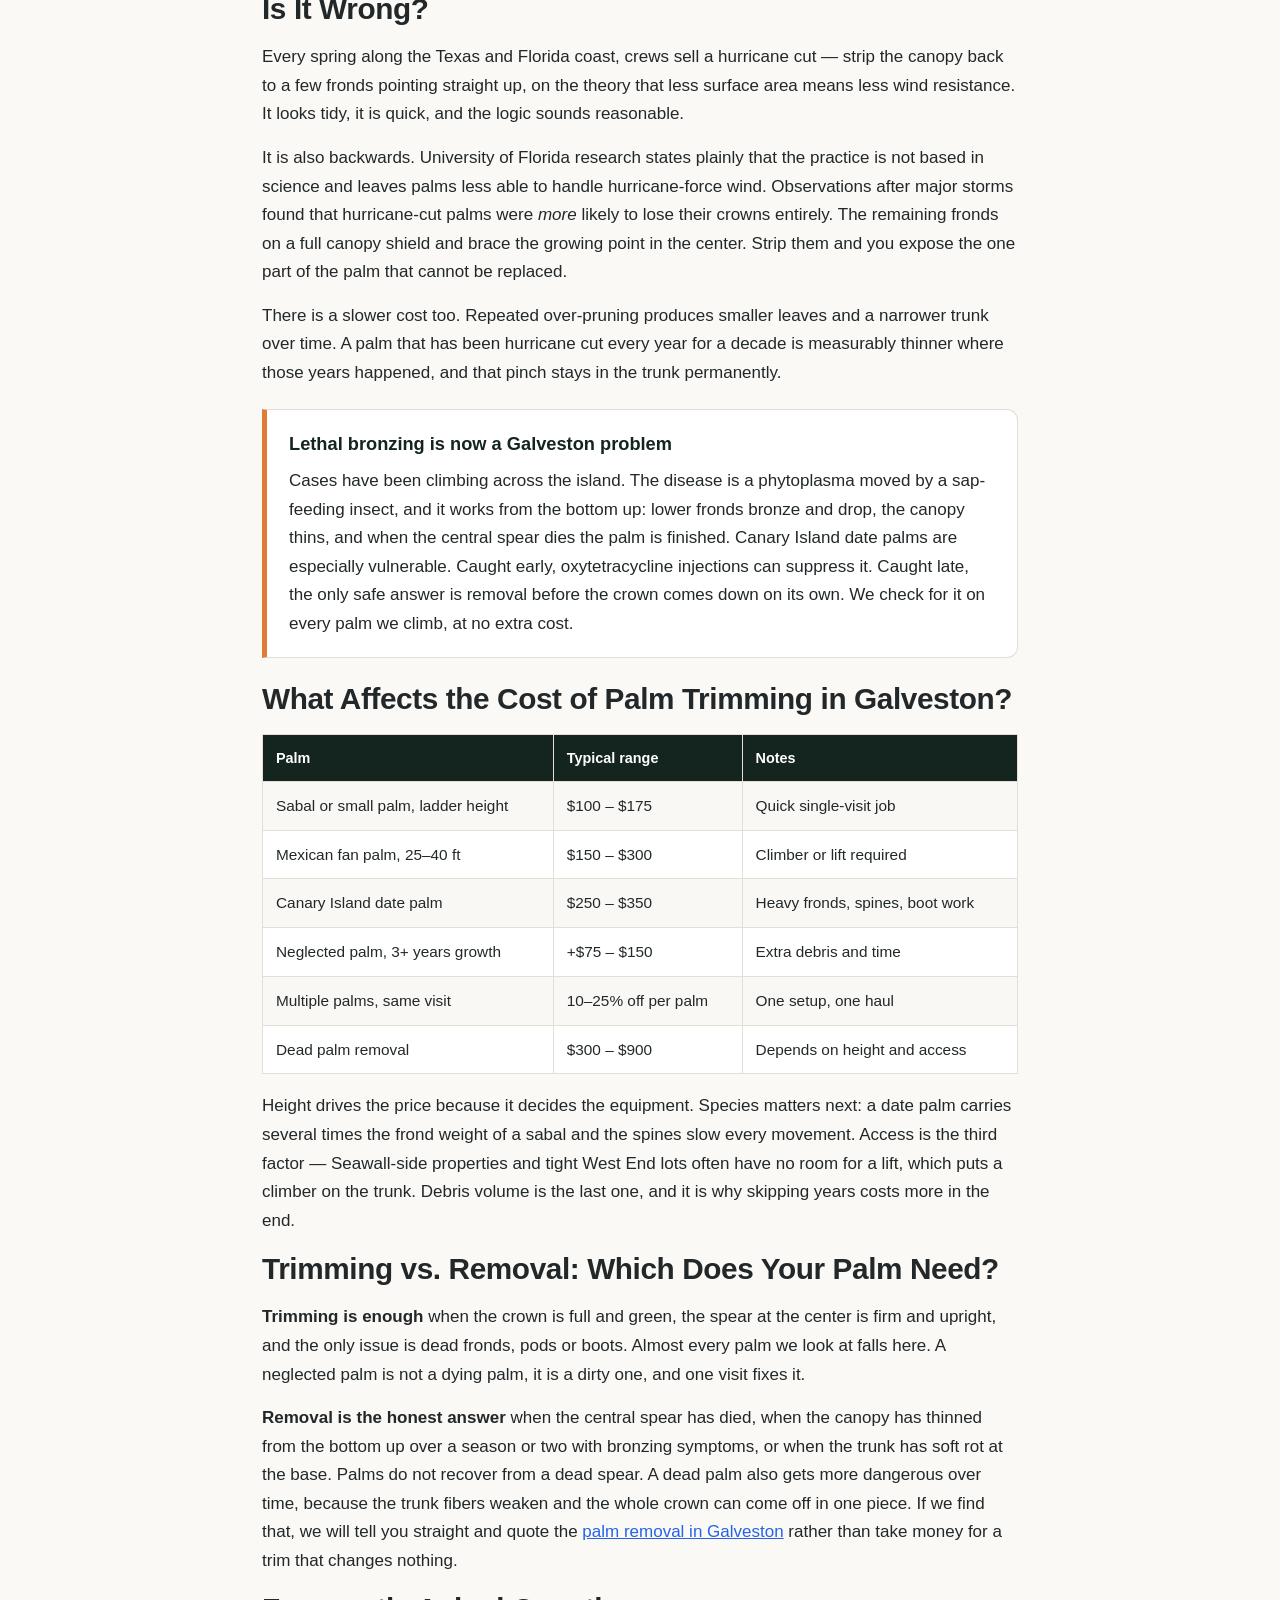
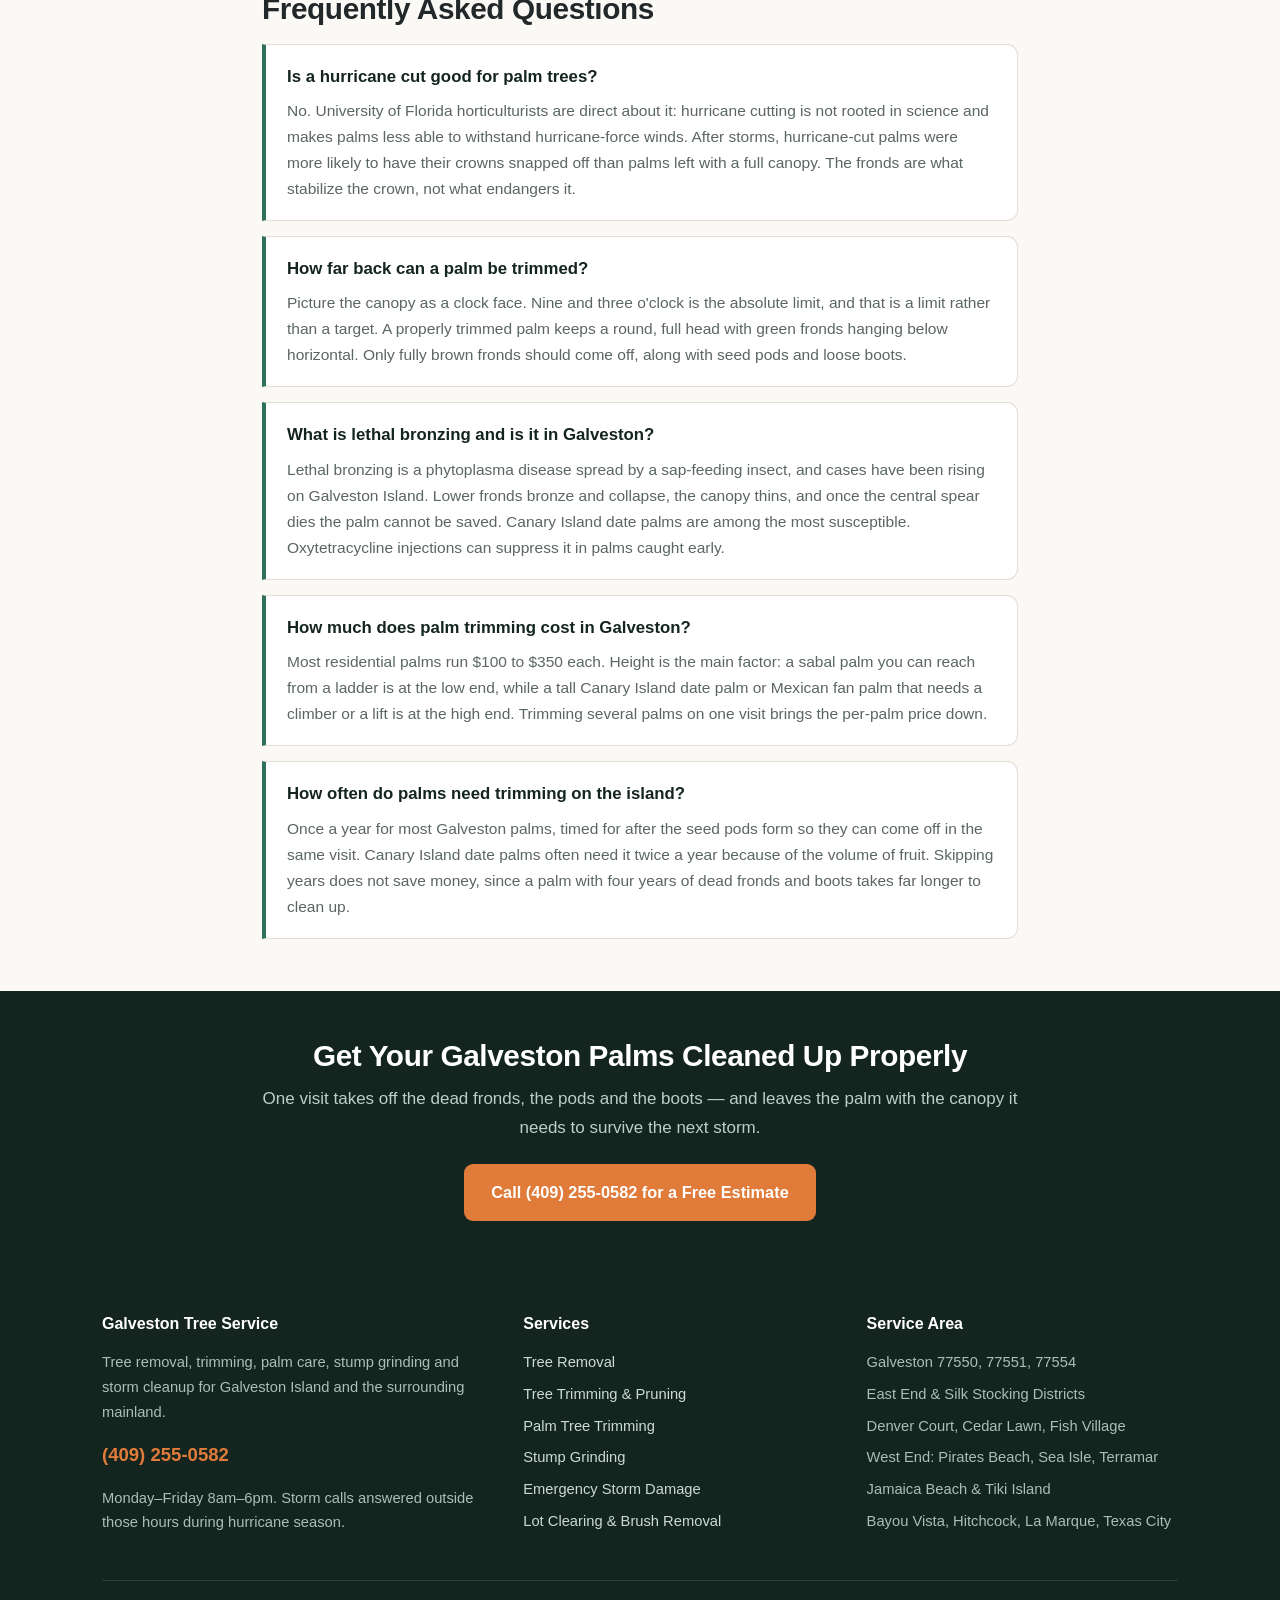
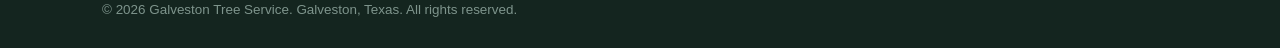
<file: palm-tree-trimming-galveston.html>
<!DOCTYPE html>
<html lang="en">
<head>
<meta charset="utf-8">
<meta name="viewport" content="width=device-width, initial-scale=1">
<title>Palm Tree Trimming in Galveston, TX | No Hurricane Cuts</title>
<meta name="description" content="Palm tree trimming in Galveston, TX. Dead fronds, seed pods and boots removed correctly, plus lethal bronzing checks. Call (409) 255-0582.">
<link rel="canonical" href="https://www.treeservicegalveston.com/palm-tree-trimming-galveston.html">
<meta property="og:title" content="Palm Tree Trimming in Galveston, TX | No Hurricane Cuts">
<meta property="og:description" content="Palm tree trimming in Galveston, TX. Dead fronds, seed pods and boots removed correctly, plus lethal bronzing checks. Call (409) 255-0582.">
<meta property="og:type" content="website">
<meta property="og:url" content="https://www.treeservicegalveston.com/palm-tree-trimming-galveston.html">
<link rel="stylesheet" href="styles.css">
<script type="application/ld+json">{"@context": "https://schema.org", "@type": "LocalBusiness", "name": "Galveston Tree Service", "telephone": "(409) 255-0582", "url": "https://www.treeservicegalveston.com/", "address": {"@type": "PostalAddress", "addressLocality": "Galveston", "addressRegion": "TX", "postalCode": "77550", "addressCountry": "US"}, "areaServed": "Galveston, TX", "description": "Tree service in Galveston, TX &mdash; removal, trimming, palm care, stump grinding and storm cleanup on Galveston Island.", "openingHours": "Mo-Fr 08:00-18:00"}</script>
<script type="application/ld+json">{"@context": "https://schema.org", "@type": "FAQPage", "mainEntity": [{"@type": "Question", "name": "Is a hurricane cut good for palm trees?", "acceptedAnswer": {"@type": "Answer", "text": "No. University of Florida horticulturists are direct about it: hurricane cutting is not rooted in science and makes palms less able to withstand hurricane-force winds. After storms, hurricane-cut palms were more likely to have their crowns snapped off than palms left with a full canopy. The fronds are what stabilize the crown, not what endangers it."}}, {"@type": "Question", "name": "How far back can a palm be trimmed?", "acceptedAnswer": {"@type": "Answer", "text": "Picture the canopy as a clock face. Nine and three o'clock is the absolute limit, and that is a limit rather than a target. A properly trimmed palm keeps a round, full head with green fronds hanging below horizontal. Only fully brown fronds should come off, along with seed pods and loose boots."}}, {"@type": "Question", "name": "What is lethal bronzing and is it in Galveston?", "acceptedAnswer": {"@type": "Answer", "text": "Lethal bronzing is a phytoplasma disease spread by a sap-feeding insect, and cases have been rising on Galveston Island. Lower fronds bronze and collapse, the canopy thins, and once the central spear dies the palm cannot be saved. Canary Island date palms are among the most susceptible. Oxytetracycline injections can suppress it in palms caught early."}}, {"@type": "Question", "name": "How much does palm trimming cost in Galveston?", "acceptedAnswer": {"@type": "Answer", "text": "Most residential palms run $100 to $350 each. Height is the main factor: a sabal palm you can reach from a ladder is at the low end, while a tall Canary Island date palm or Mexican fan palm that needs a climber or a lift is at the high end. Trimming several palms on one visit brings the per-palm price down."}}, {"@type": "Question", "name": "How often do palms need trimming on the island?", "acceptedAnswer": {"@type": "Answer", "text": "Once a year for most Galveston palms, timed for after the seed pods form so they can come off in the same visit. Canary Island date palms often need it twice a year because of the volume of fruit. Skipping years does not save money, since a palm with four years of dead fronds and boots takes far longer to clean up."}}]}</script>
</head>
<body>
<header class="topbar">
  <div class="wrap nav">
    <a class="brand" href="/"><span class="mark">&#127795;</span>
      <span>Galveston Tree Service<small>Galveston Island, Texas</small></span></a>
    <ul class="nav-links">
      <li><a href="/">Home</a></li>
      <li class="has-dropdown">
        <a href="services.html">Services</a>
        <div class="dropdown-menu">
          <ul class="dropdown-menu-list">
        <li><a href="tree-removal-galveston.html">Tree Removal</a></li>
        <li><a href="tree-trimming-galveston.html">Tree Trimming &amp; Pruning</a></li>
        <li><a href="palm-tree-trimming-galveston.html">Palm Tree Trimming</a></li>
        <li><a href="stump-grinding-galveston.html">Stump Grinding</a></li>
        <li><a href="emergency-tree-service-galveston.html">Emergency Storm Damage</a></li>
        <li><a href="lot-clearing-galveston.html">Lot Clearing &amp; Brush Removal</a></li>
          </ul>
        </div>
      </li>
      <li><a href="contact.html">Contact</a></li>
    </ul>
    <a class="nav-call" href="tel:+14092550582">(409) 255-0582</a>
  </div>
</header>
<section class="hero">
  <div class="wrap hero-grid">
    <div>
      <span class="eyebrow">Sabal, Mexican fan &amp; Canary Island date palms</span>
      <h1>Palm Tree Trimming in Galveston, TX</h1>
      <p class="lede">Dead fronds, seed pods and boots removed the right way &mdash; no hurricane cuts, no green fronds pulled, and a lethal bronzing check while we are up there.</p>
      <div class="hero-cta">
        <a class="btn btn-primary" href="tel:+14092550582">Call (409) 255-0582</a>
        <a class="btn btn-ghost" href="contact.html">Request an Estimate</a>
      </div>
    </div>
    <div class="hero-img">
      <img src="palm-tree-trimming-galveston.webp" alt="Palm tree trimming in Galveston, TX" width="1100" height="733">
    </div>
  </div>
</section>
<section>
  <div class="wrap narrow">
    <p>Palm tree trimming in Galveston, TX is the service most often done badly, and the damage is permanent. Palms cannot heal a wound or regrow a crown, so a bad trim stays with the tree for the rest of its life. We clean sabal, Mexican fan, Canary Island date and queen palms across the island &mdash; along the Seawall, through the East End, and out into Pirates Beach, Sea Isle and Jamaica Beach &mdash; removing what is actually dead and leaving what is still feeding the palm.</p>

    <h2>What Does Palm Trimming Involve?</h2>
    <p>Four things come off a healthy palm: fully brown fronds, flower stalks and seed pods, loose boots on species that shed them, and any dead material caught in the crown. That is the whole list.</p>
    <p>Green fronds stay. So do yellowing ones, which sounds odd until you understand why. A yellow frond is usually a nutrient signal, most often potassium deficiency, and the palm is actively pulling what it needs back out of that leaf. Cut it off and you take the nutrient with it and lose the diagnostic evidence at the same time.</p>
    <p>Seed pods are worth removing on the island for practical reasons. Fruit drop stains driveways and pool decks, sprouting seedlings turn into a weeding job, and a heavy pod load in a Gulf wind is unnecessary weight on the crown. On date palms we also clear the accumulated boot material, which is where rats and wasps set up.</p>

    <h2>When Do You Need Palm Trimming in Galveston?</h2>
    <ul class="body-list">
      <li><strong>A skirt of brown fronds.</strong> Dead fronds hanging against the trunk in a ring. Harmless to the palm, but they hold moisture, host rodents, and come loose in wind.</li>
      <li><strong>Seed pods forming.</strong> Late spring into summer. Removing them before fruit drop saves a season of cleanup.</li>
      <li><strong>Fronds over a walk, drive or pool.</strong> Palm fronds are heavy and the leaf bases on date palms carry spines that can put someone in an urgent care.</li>
      <li><strong>Anything that looks like bronzing.</strong> Lower fronds turning a dull reddish-brown and collapsing, moving upward through the canopy, needs looking at immediately.</li>
      <li><strong>A palm nobody has touched in years.</strong> Common in the West End rental subdivisions. It is a bigger job but a straightforward one.</li>
    </ul>

    <h2>Why Is the Hurricane Cut So Common Here, and Why Is It Wrong?</h2>
    <p>Every spring along the Texas and Florida coast, crews sell a hurricane cut &mdash; strip the canopy back to a few fronds pointing straight up, on the theory that less surface area means less wind resistance. It looks tidy, it is quick, and the logic sounds reasonable.</p>
    <p>It is also backwards. University of Florida research states plainly that the practice is not based in science and leaves palms less able to handle hurricane-force wind. Observations after major storms found that hurricane-cut palms were <em>more</em> likely to lose their crowns entirely. The remaining fronds on a full canopy shield and brace the growing point in the center. Strip them and you expose the one part of the palm that cannot be replaced.</p>
    <p>There is a slower cost too. Repeated over-pruning produces smaller leaves and a narrower trunk over time. A palm that has been hurricane cut every year for a decade is measurably thinner where those years happened, and that pinch stays in the trunk permanently.</p>
    <div class="callout">
      <h3>Lethal bronzing is now a Galveston problem</h3>
      <p>Cases have been climbing across the island. The disease is a phytoplasma moved by a sap-feeding insect, and it works from the bottom up: lower fronds bronze and drop, the canopy thins, and when the central spear dies the palm is finished. Canary Island date palms are especially vulnerable. Caught early, oxytetracycline injections can suppress it. Caught late, the only safe answer is removal before the crown comes down on its own. We check for it on every palm we climb, at no extra cost.</p>
    </div>

    <h2>What Affects the Cost of Palm Trimming in Galveston?</h2>
    <table class="price-table">
      <tr><th>Palm</th><th>Typical range</th><th>Notes</th></tr>
      <tr><td>Sabal or small palm, ladder height</td><td>$100 &ndash; $175</td><td>Quick single-visit job</td></tr>
      <tr><td>Mexican fan palm, 25&ndash;40 ft</td><td>$150 &ndash; $300</td><td>Climber or lift required</td></tr>
      <tr><td>Canary Island date palm</td><td>$250 &ndash; $350</td><td>Heavy fronds, spines, boot work</td></tr>
      <tr><td>Neglected palm, 3+ years growth</td><td>+$75 &ndash; $150</td><td>Extra debris and time</td></tr>
      <tr><td>Multiple palms, same visit</td><td>10&ndash;25% off per palm</td><td>One setup, one haul</td></tr>
      <tr><td>Dead palm removal</td><td>$300 &ndash; $900</td><td>Depends on height and access</td></tr>
    </table>
    <p>Height drives the price because it decides the equipment. Species matters next: a date palm carries several times the frond weight of a sabal and the spines slow every movement. Access is the third factor &mdash; Seawall-side properties and tight West End lots often have no room for a lift, which puts a climber on the trunk. Debris volume is the last one, and it is why skipping years costs more in the end.</p>

    <h2>Trimming vs. Removal: Which Does Your Palm Need?</h2>
    <p><strong>Trimming is enough</strong> when the crown is full and green, the spear at the center is firm and upright, and the only issue is dead fronds, pods or boots. Almost every palm we look at falls here. A neglected palm is not a dying palm, it is a dirty one, and one visit fixes it.</p>
    <p><strong>Removal is the honest answer</strong> when the central spear has died, when the canopy has thinned from the bottom up over a season or two with bronzing symptoms, or when the trunk has soft rot at the base. Palms do not recover from a dead spear. A dead palm also gets more dangerous over time, because the trunk fibers weaken and the whole crown can come off in one piece. If we find that, we will tell you straight and quote the <a href="tree-removal-galveston.html" style="color: #2563eb; text-decoration: underline;">palm removal in Galveston</a> rather than take money for a trim that changes nothing.</p>

    <h2>Frequently Asked Questions</h2>
    <div class="faq">
  <div class="faq-item">
    <h3>Is a hurricane cut good for palm trees?</h3>
    <p>No. University of Florida horticulturists are direct about it: hurricane cutting is not rooted in science and makes palms less able to withstand hurricane-force winds. After storms, hurricane-cut palms were more likely to have their crowns snapped off than palms left with a full canopy. The fronds are what stabilize the crown, not what endangers it.</p>
  </div>
  <div class="faq-item">
    <h3>How far back can a palm be trimmed?</h3>
    <p>Picture the canopy as a clock face. Nine and three o'clock is the absolute limit, and that is a limit rather than a target. A properly trimmed palm keeps a round, full head with green fronds hanging below horizontal. Only fully brown fronds should come off, along with seed pods and loose boots.</p>
  </div>
  <div class="faq-item">
    <h3>What is lethal bronzing and is it in Galveston?</h3>
    <p>Lethal bronzing is a phytoplasma disease spread by a sap-feeding insect, and cases have been rising on Galveston Island. Lower fronds bronze and collapse, the canopy thins, and once the central spear dies the palm cannot be saved. Canary Island date palms are among the most susceptible. Oxytetracycline injections can suppress it in palms caught early.</p>
  </div>
  <div class="faq-item">
    <h3>How much does palm trimming cost in Galveston?</h3>
    <p>Most residential palms run $100 to $350 each. Height is the main factor: a sabal palm you can reach from a ladder is at the low end, while a tall Canary Island date palm or Mexican fan palm that needs a climber or a lift is at the high end. Trimming several palms on one visit brings the per-palm price down.</p>
  </div>
  <div class="faq-item">
    <h3>How often do palms need trimming on the island?</h3>
    <p>Once a year for most Galveston palms, timed for after the seed pods form so they can come off in the same visit. Canary Island date palms often need it twice a year because of the volume of fruit. Skipping years does not save money, since a palm with four years of dead fronds and boots takes far longer to clean up.</p>
  </div>
</div>
  </div>
</section>
<div class="cta-band">
  <div class="wrap">
    <h2>Get Your Galveston Palms Cleaned Up Properly</h2>
    <p>One visit takes off the dead fronds, the pods and the boots &mdash; and leaves the palm with the canopy it needs to survive the next storm.</p>
    <a class="btn btn-primary" href="tel:+14092550582">Call (409) 255-0582 for a Free Estimate</a>
  </div>
</div>

<footer>
  <div class="wrap">
    <div class="foot-grid">
      <div>
        <h4>Galveston Tree Service</h4>
        <p>Tree removal, trimming, palm care, stump grinding and storm cleanup for Galveston Island and the surrounding mainland.</p>
        <p><a class="foot-phone" href="tel:+14092550582">(409) 255-0582</a></p>
        <p>Monday&ndash;Friday 8am&ndash;6pm. Storm calls answered outside those hours during hurricane season.</p>
      </div>
      <div>
        <h4>Services</h4>
        <ul>
          <li><a href="tree-removal-galveston.html">Tree Removal</a></li>
          <li><a href="tree-trimming-galveston.html">Tree Trimming &amp; Pruning</a></li>
          <li><a href="palm-tree-trimming-galveston.html">Palm Tree Trimming</a></li>
          <li><a href="stump-grinding-galveston.html">Stump Grinding</a></li>
          <li><a href="emergency-tree-service-galveston.html">Emergency Storm Damage</a></li>
          <li><a href="lot-clearing-galveston.html">Lot Clearing &amp; Brush Removal</a></li>
        </ul>
      </div>
      <div>
        <h4>Service Area</h4>
        <ul>
          <li>Galveston 77550, 77551, 77554</li>
          <li>East End &amp; Silk Stocking Districts</li>
          <li>Denver Court, Cedar Lawn, Fish Village</li>
          <li>West End: Pirates Beach, Sea Isle, Terramar</li>
          <li>Jamaica Beach &amp; Tiki Island</li>
          <li>Bayou Vista, Hitchcock, La Marque, Texas City</li>
        </ul>
      </div>
    </div>
    <div class="foot-bottom">&copy; 2026 Galveston Tree Service. Galveston, Texas. All rights reserved.</div>
  </div>
</footer>
</body>
</html>
</file>
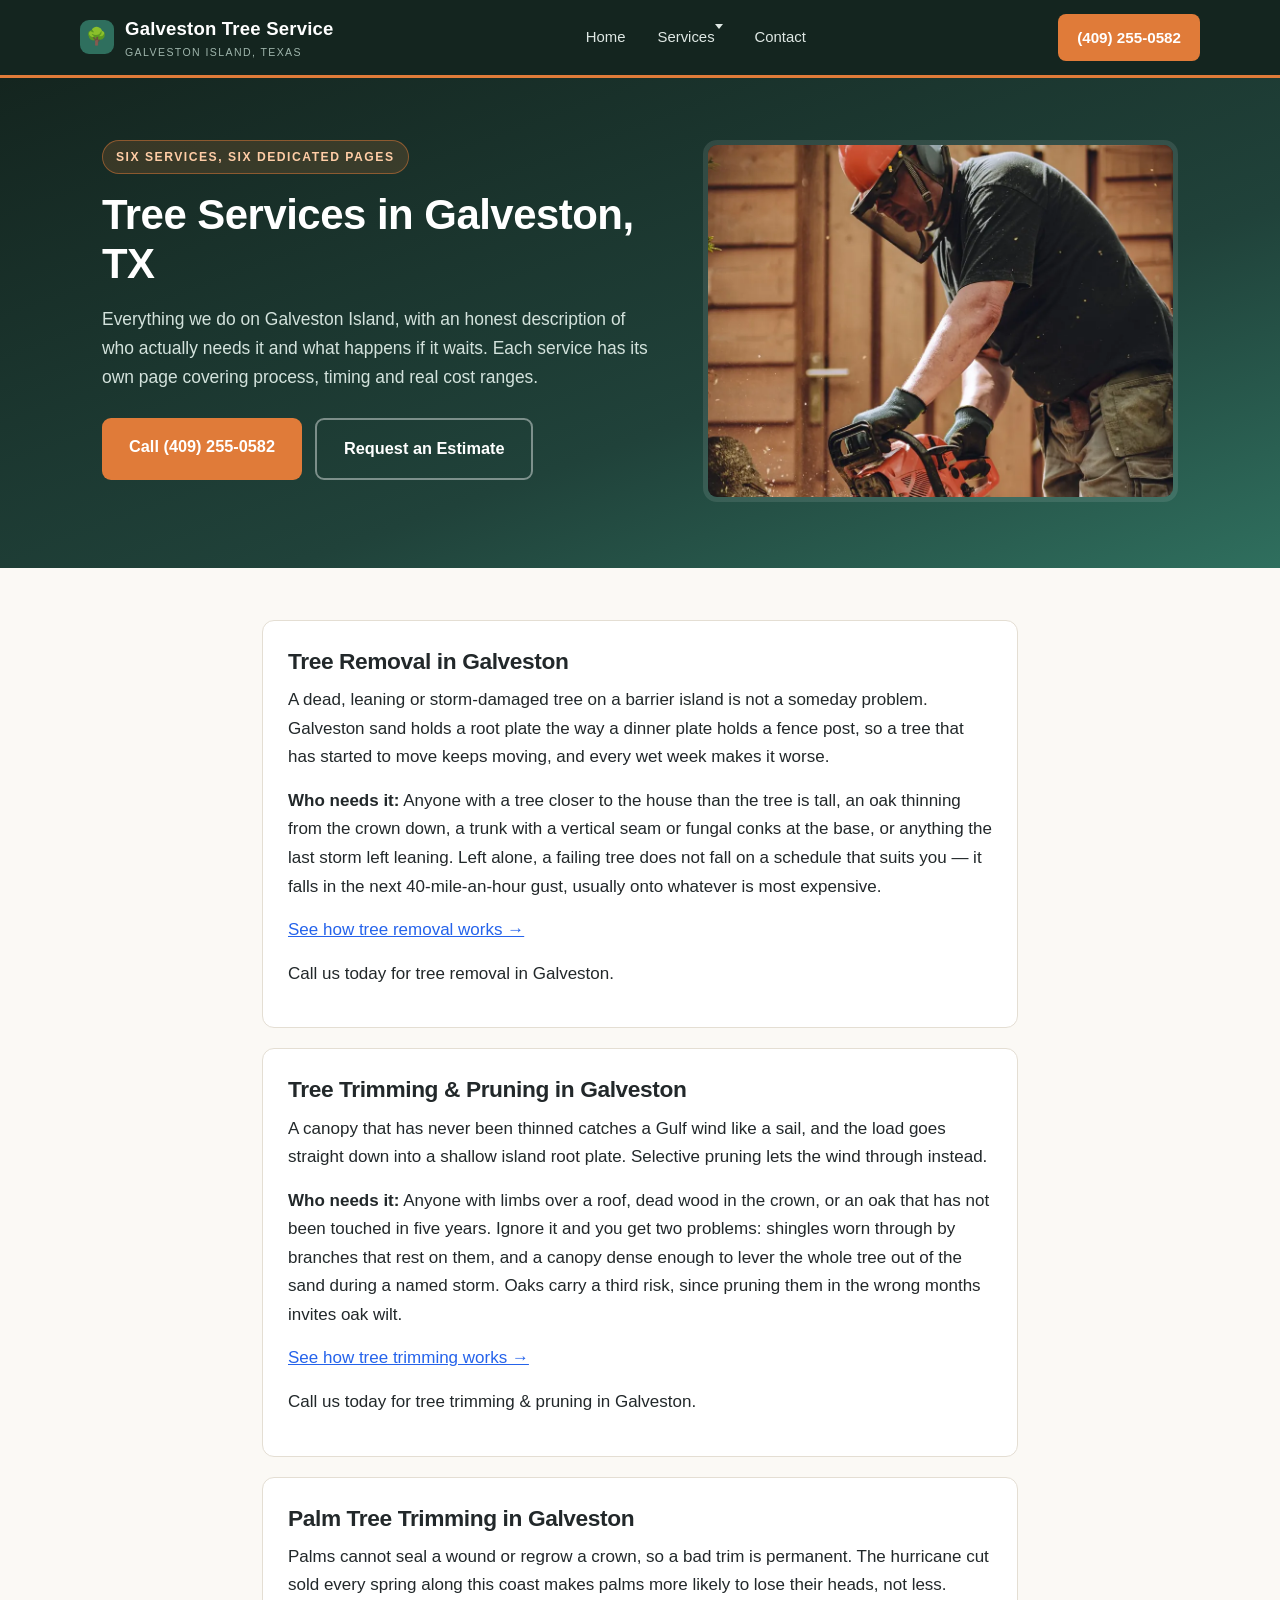
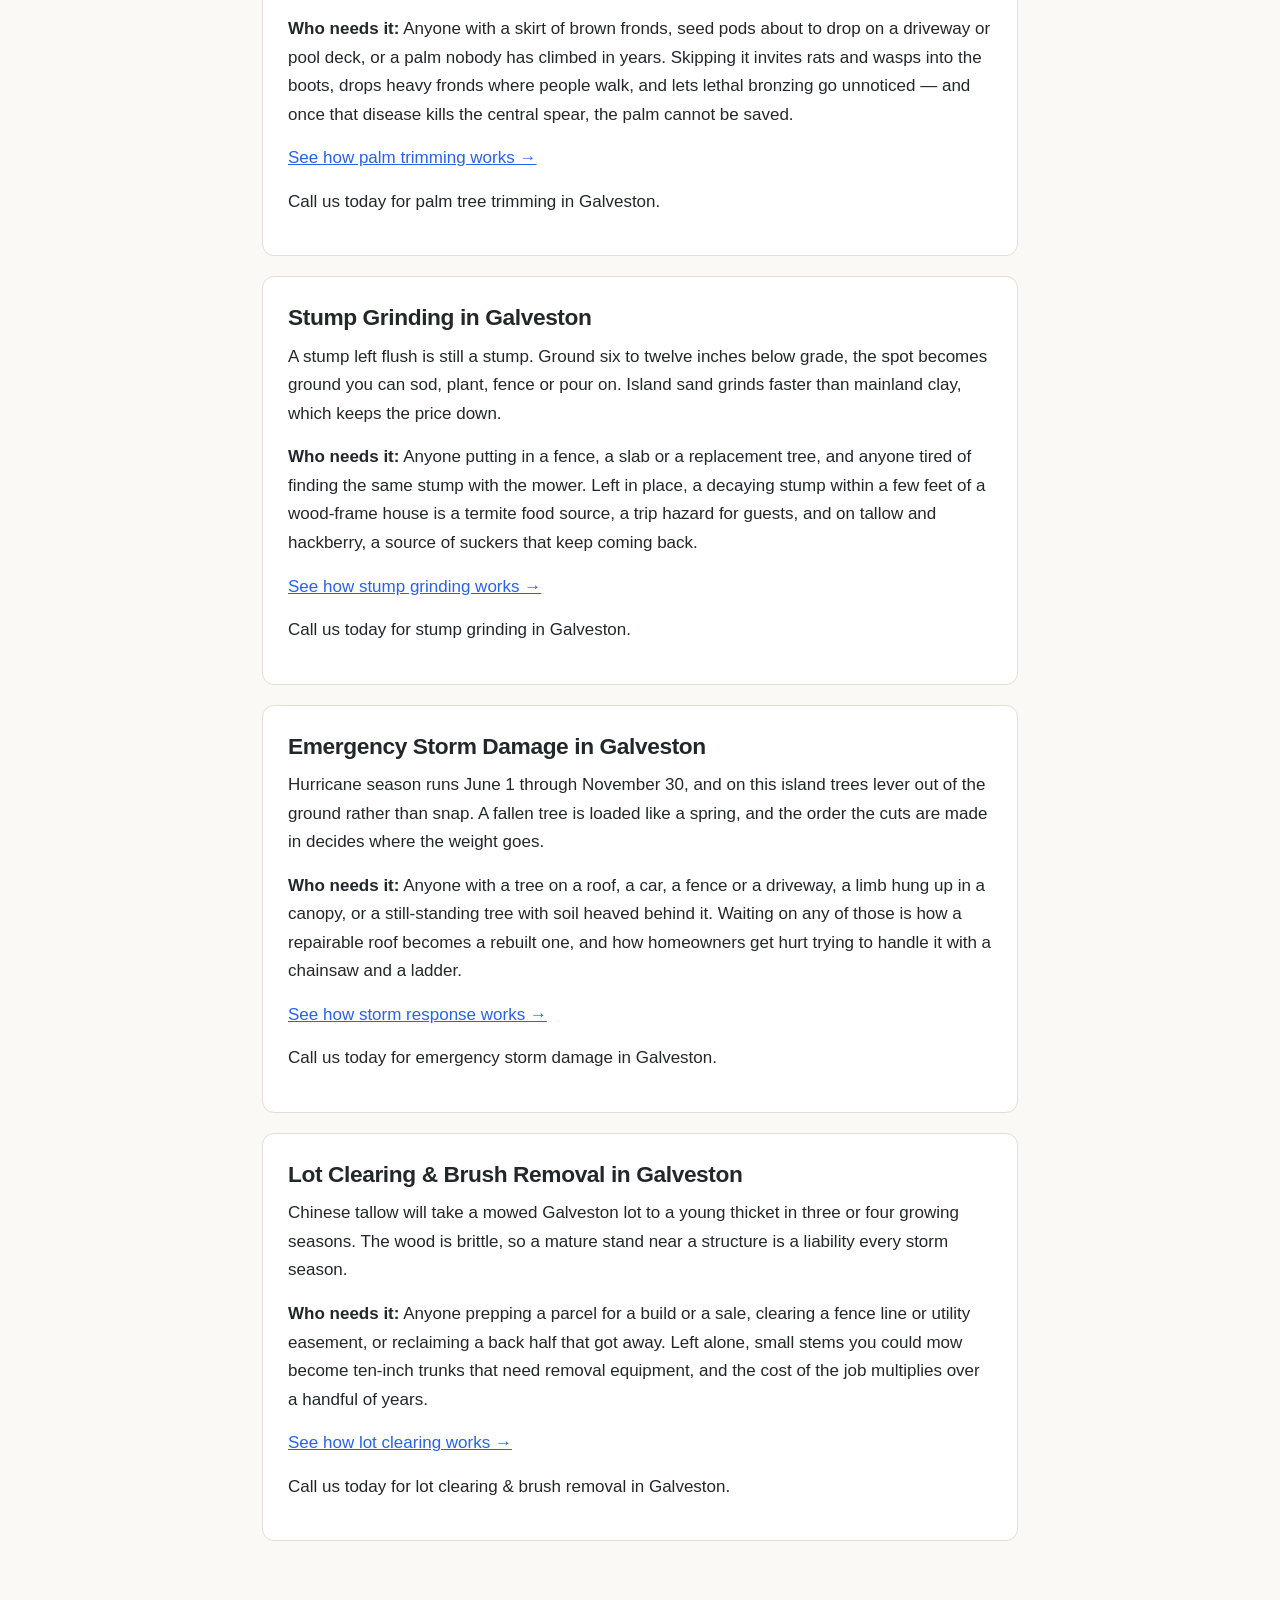
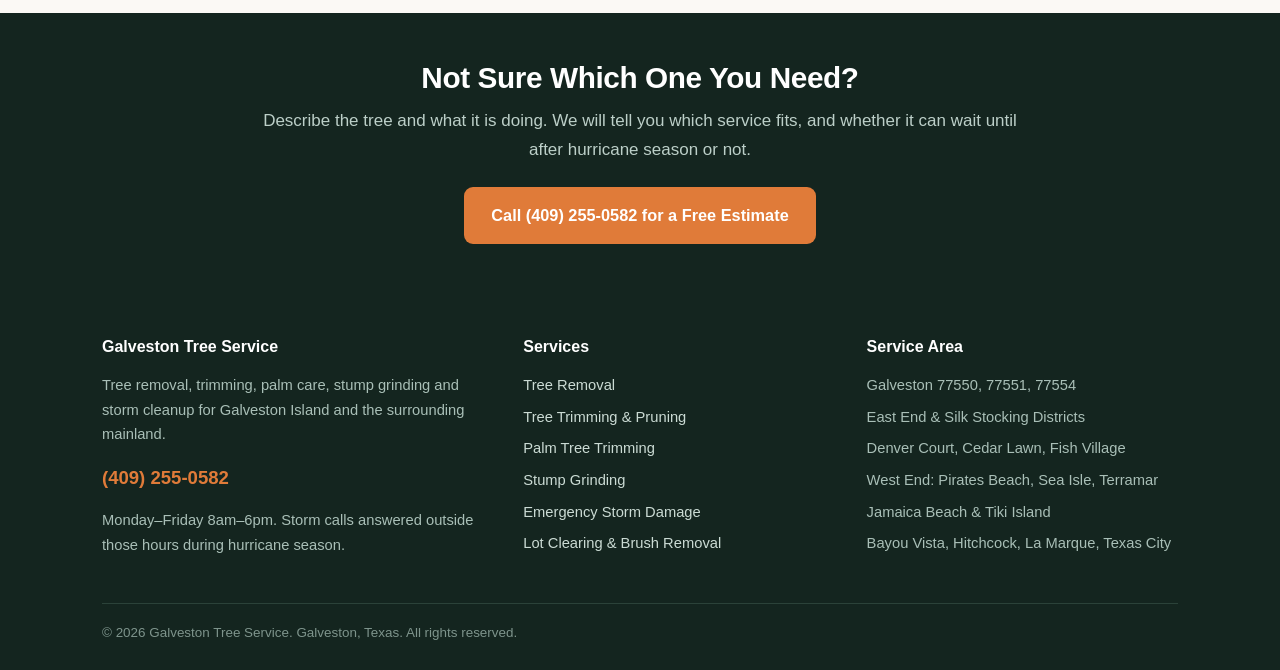
<file: services.html>
<!DOCTYPE html>
<html lang="en">
<head>
<meta charset="utf-8">
<meta name="viewport" content="width=device-width, initial-scale=1">
<title>Tree Services in Galveston, TX | Removal, Trimming, Palms</title>
<meta name="description" content="Tree services in Galveston, TX: removal, trimming, palm care, stump grinding, storm cleanup and lot clearing. Free estimates. Call (409) 255-0582.">
<link rel="canonical" href="https://www.treeservicegalveston.com/services.html">
<meta property="og:title" content="Tree Services in Galveston, TX | Removal, Trimming, Palms">
<meta property="og:description" content="Tree services in Galveston, TX: removal, trimming, palm care, stump grinding, storm cleanup and lot clearing. Free estimates. Call (409) 255-0582.">
<meta property="og:type" content="website">
<meta property="og:url" content="https://www.treeservicegalveston.com/services.html">
<link rel="stylesheet" href="styles.css">
<script type="application/ld+json">{"@context": "https://schema.org", "@type": "LocalBusiness", "name": "Galveston Tree Service", "telephone": "(409) 255-0582", "url": "https://www.treeservicegalveston.com/", "address": {"@type": "PostalAddress", "addressLocality": "Galveston", "addressRegion": "TX", "postalCode": "77550", "addressCountry": "US"}, "areaServed": "Galveston, TX", "description": "Tree service in Galveston, TX &mdash; removal, trimming, palm care, stump grinding and storm cleanup on Galveston Island.", "openingHours": "Mo-Fr 08:00-18:00"}</script>
<script type="application/ld+json">{"@context": "https://schema.org", "@type": "Service", "serviceType": "Tree Service", "areaServed": "Galveston, TX", "provider": {"@type": "LocalBusiness", "name": "Galveston Tree Service", "telephone": "(409) 255-0582"}}</script>
</head>
<body>
<header class="topbar">
  <div class="wrap nav">
    <a class="brand" href="/"><span class="mark">&#127795;</span>
      <span>Galveston Tree Service<small>Galveston Island, Texas</small></span></a>
    <ul class="nav-links">
      <li><a href="/">Home</a></li>
      <li class="has-dropdown">
        <a href="services.html">Services</a>
        <div class="dropdown-menu">
          <ul class="dropdown-menu-list">
        <li><a href="tree-removal-galveston.html">Tree Removal</a></li>
        <li><a href="tree-trimming-galveston.html">Tree Trimming &amp; Pruning</a></li>
        <li><a href="palm-tree-trimming-galveston.html">Palm Tree Trimming</a></li>
        <li><a href="stump-grinding-galveston.html">Stump Grinding</a></li>
        <li><a href="emergency-tree-service-galveston.html">Emergency Storm Damage</a></li>
        <li><a href="lot-clearing-galveston.html">Lot Clearing &amp; Brush Removal</a></li>
          </ul>
        </div>
      </li>
      <li><a href="contact.html">Contact</a></li>
    </ul>
    <a class="nav-call" href="tel:+14092550582">(409) 255-0582</a>
  </div>
</header>
<section class="hero">
  <div class="wrap hero-grid">
    <div>
      <span class="eyebrow">Six services, six dedicated pages</span>
      <h1>Tree Services in Galveston, TX</h1>
      <p class="lede">Everything we do on Galveston Island, with an honest description of who actually needs it and what happens if it waits. Each service has its own page covering process, timing and real cost ranges.</p>
      <div class="hero-cta">
        <a class="btn btn-primary" href="tel:+14092550582">Call (409) 255-0582</a>
        <a class="btn btn-ghost" href="contact.html">Request an Estimate</a>
      </div>
    </div>
    <div class="hero-img">
      <img src="tree-services-galveston.webp" alt="Tree services in Galveston, TX" width="1100" height="733">
    </div>
  </div>
</section>

<section>
  <div class="wrap narrow">
<div class="svc-block">
  <h2>Tree Removal in Galveston</h2>
  <p>A dead, leaning or storm-damaged tree on a barrier island is not a someday problem. Galveston sand holds a root plate the way a dinner plate holds a fence post, so a tree that has started to move keeps moving, and every wet week makes it worse.</p>
  <p><strong>Who needs it:</strong> Anyone with a tree closer to the house than the tree is tall, an oak thinning from the crown down, a trunk with a vertical seam or fungal conks at the base, or anything the last storm left leaning. Left alone, a failing tree does not fall on a schedule that suits you &mdash; it falls in the next 40-mile-an-hour gust, usually onto whatever is most expensive.</p>
  <p><a class="more" href="tree-removal-galveston.html" style="color: #2563eb; text-decoration: underline;">See how tree removal works &rarr;</a></p>
  <p>Call us today for tree removal in Galveston.</p>
</div>
<div class="svc-block">
  <h2>Tree Trimming &amp; Pruning in Galveston</h2>
  <p>A canopy that has never been thinned catches a Gulf wind like a sail, and the load goes straight down into a shallow island root plate. Selective pruning lets the wind through instead.</p>
  <p><strong>Who needs it:</strong> Anyone with limbs over a roof, dead wood in the crown, or an oak that has not been touched in five years. Ignore it and you get two problems: shingles worn through by branches that rest on them, and a canopy dense enough to lever the whole tree out of the sand during a named storm. Oaks carry a third risk, since pruning them in the wrong months invites oak wilt.</p>
  <p><a class="more" href="tree-trimming-galveston.html" style="color: #2563eb; text-decoration: underline;">See how tree trimming works &rarr;</a></p>
  <p>Call us today for tree trimming &amp; pruning in Galveston.</p>
</div>
<div class="svc-block">
  <h2>Palm Tree Trimming in Galveston</h2>
  <p>Palms cannot seal a wound or regrow a crown, so a bad trim is permanent. The hurricane cut sold every spring along this coast makes palms more likely to lose their heads, not less.</p>
  <p><strong>Who needs it:</strong> Anyone with a skirt of brown fronds, seed pods about to drop on a driveway or pool deck, or a palm nobody has climbed in years. Skipping it invites rats and wasps into the boots, drops heavy fronds where people walk, and lets lethal bronzing go unnoticed &mdash; and once that disease kills the central spear, the palm cannot be saved.</p>
  <p><a class="more" href="palm-tree-trimming-galveston.html" style="color: #2563eb; text-decoration: underline;">See how palm trimming works &rarr;</a></p>
  <p>Call us today for palm tree trimming in Galveston.</p>
</div>
<div class="svc-block">
  <h2>Stump Grinding in Galveston</h2>
  <p>A stump left flush is still a stump. Ground six to twelve inches below grade, the spot becomes ground you can sod, plant, fence or pour on. Island sand grinds faster than mainland clay, which keeps the price down.</p>
  <p><strong>Who needs it:</strong> Anyone putting in a fence, a slab or a replacement tree, and anyone tired of finding the same stump with the mower. Left in place, a decaying stump within a few feet of a wood-frame house is a termite food source, a trip hazard for guests, and on tallow and hackberry, a source of suckers that keep coming back.</p>
  <p><a class="more" href="stump-grinding-galveston.html" style="color: #2563eb; text-decoration: underline;">See how stump grinding works &rarr;</a></p>
  <p>Call us today for stump grinding in Galveston.</p>
</div>
<div class="svc-block">
  <h2>Emergency Storm Damage in Galveston</h2>
  <p>Hurricane season runs June 1 through November 30, and on this island trees lever out of the ground rather than snap. A fallen tree is loaded like a spring, and the order the cuts are made in decides where the weight goes.</p>
  <p><strong>Who needs it:</strong> Anyone with a tree on a roof, a car, a fence or a driveway, a limb hung up in a canopy, or a still-standing tree with soil heaved behind it. Waiting on any of those is how a repairable roof becomes a rebuilt one, and how homeowners get hurt trying to handle it with a chainsaw and a ladder.</p>
  <p><a class="more" href="emergency-tree-service-galveston.html" style="color: #2563eb; text-decoration: underline;">See how storm response works &rarr;</a></p>
  <p>Call us today for emergency storm damage in Galveston.</p>
</div>
<div class="svc-block">
  <h2>Lot Clearing &amp; Brush Removal in Galveston</h2>
  <p>Chinese tallow will take a mowed Galveston lot to a young thicket in three or four growing seasons. The wood is brittle, so a mature stand near a structure is a liability every storm season.</p>
  <p><strong>Who needs it:</strong> Anyone prepping a parcel for a build or a sale, clearing a fence line or utility easement, or reclaiming a back half that got away. Left alone, small stems you could mow become ten-inch trunks that need removal equipment, and the cost of the job multiplies over a handful of years.</p>
  <p><a class="more" href="lot-clearing-galveston.html" style="color: #2563eb; text-decoration: underline;">See how lot clearing works &rarr;</a></p>
  <p>Call us today for lot clearing &amp; brush removal in Galveston.</p>
</div>
  </div>
</section>

<div class="cta-band">
  <div class="wrap">
    <h2>Not Sure Which One You Need?</h2>
    <p>Describe the tree and what it is doing. We will tell you which service fits, and whether it can wait until after hurricane season or not.</p>
    <a class="btn btn-primary" href="tel:+14092550582">Call (409) 255-0582 for a Free Estimate</a>
  </div>
</div>

<footer>
  <div class="wrap">
    <div class="foot-grid">
      <div>
        <h4>Galveston Tree Service</h4>
        <p>Tree removal, trimming, palm care, stump grinding and storm cleanup for Galveston Island and the surrounding mainland.</p>
        <p><a class="foot-phone" href="tel:+14092550582">(409) 255-0582</a></p>
        <p>Monday&ndash;Friday 8am&ndash;6pm. Storm calls answered outside those hours during hurricane season.</p>
      </div>
      <div>
        <h4>Services</h4>
        <ul>
          <li><a href="tree-removal-galveston.html">Tree Removal</a></li>
          <li><a href="tree-trimming-galveston.html">Tree Trimming &amp; Pruning</a></li>
          <li><a href="palm-tree-trimming-galveston.html">Palm Tree Trimming</a></li>
          <li><a href="stump-grinding-galveston.html">Stump Grinding</a></li>
          <li><a href="emergency-tree-service-galveston.html">Emergency Storm Damage</a></li>
          <li><a href="lot-clearing-galveston.html">Lot Clearing &amp; Brush Removal</a></li>
        </ul>
      </div>
      <div>
        <h4>Service Area</h4>
        <ul>
          <li>Galveston 77550, 77551, 77554</li>
          <li>East End &amp; Silk Stocking Districts</li>
          <li>Denver Court, Cedar Lawn, Fish Village</li>
          <li>West End: Pirates Beach, Sea Isle, Terramar</li>
          <li>Jamaica Beach &amp; Tiki Island</li>
          <li>Bayou Vista, Hitchcock, La Marque, Texas City</li>
        </ul>
      </div>
    </div>
    <div class="foot-bottom">&copy; 2026 Galveston Tree Service. Galveston, Texas. All rights reserved.</div>
  </div>
</footer>
</body>
</html>
</file>
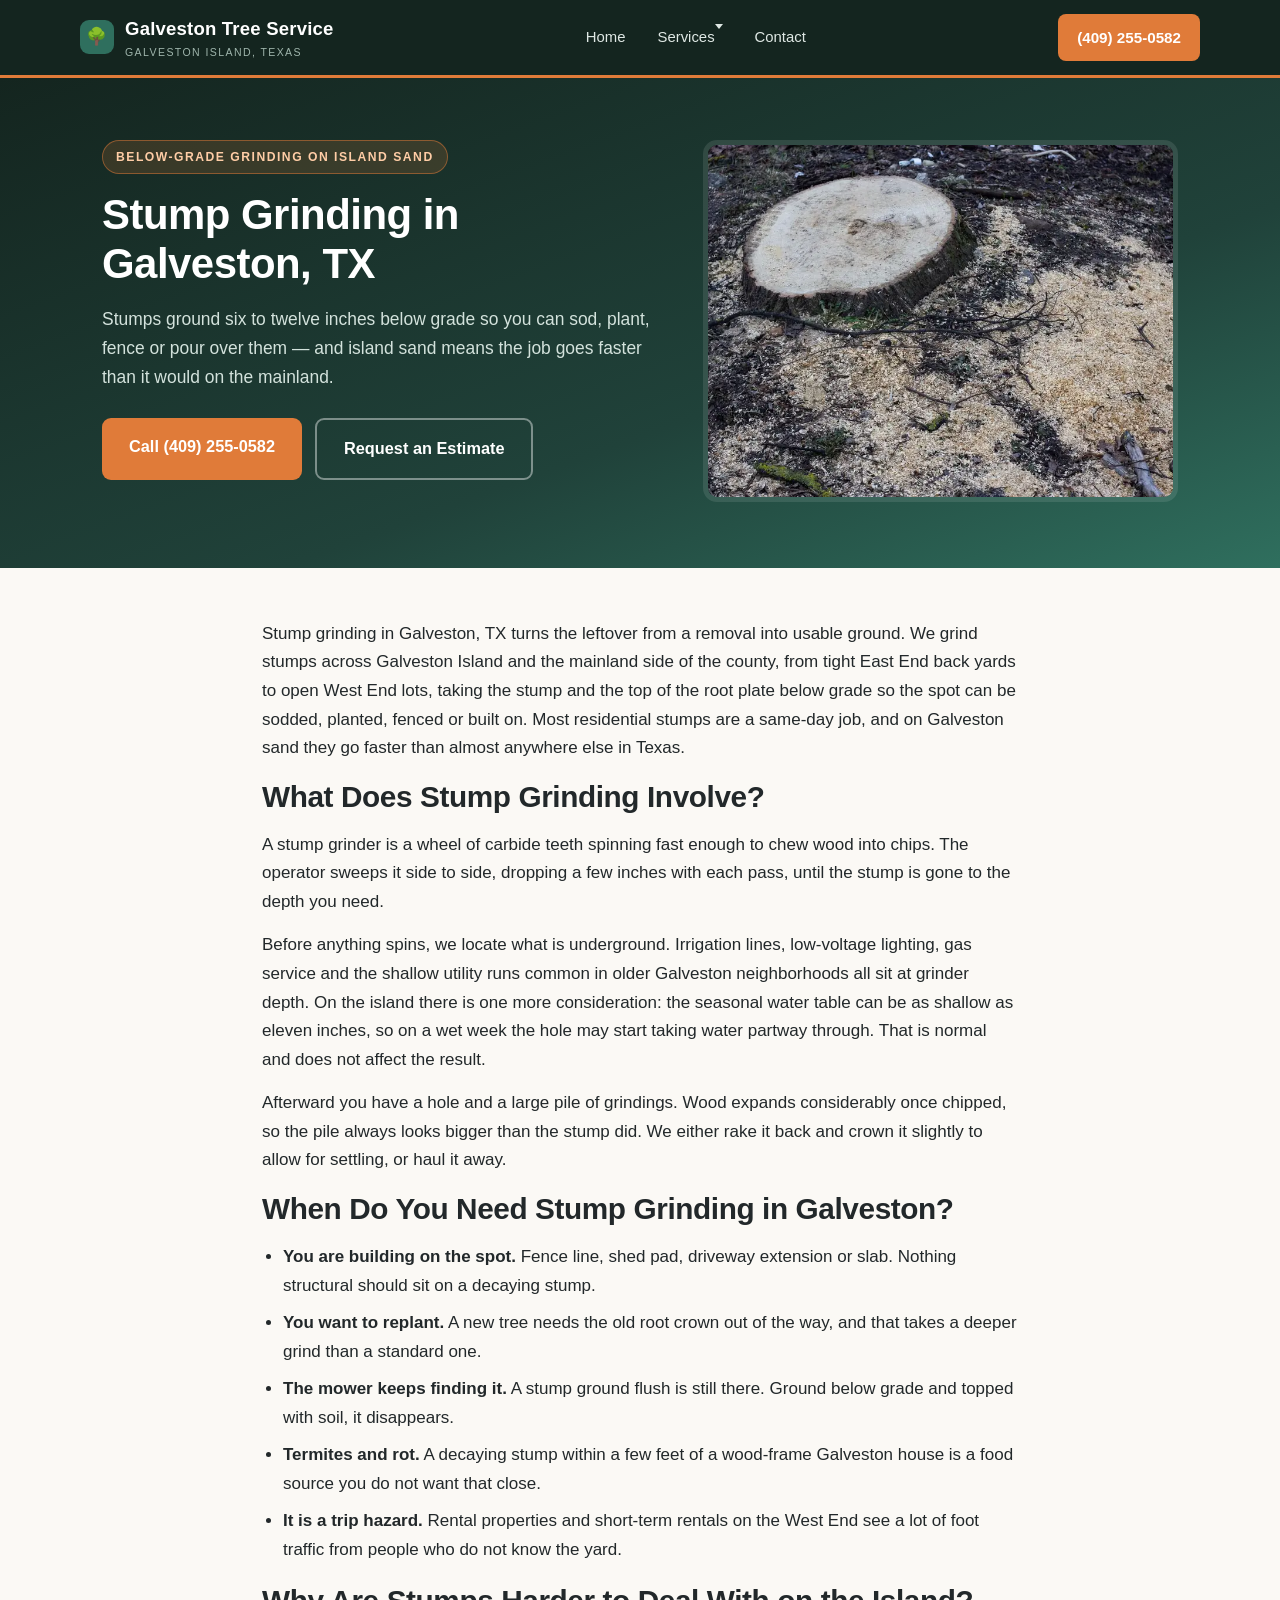
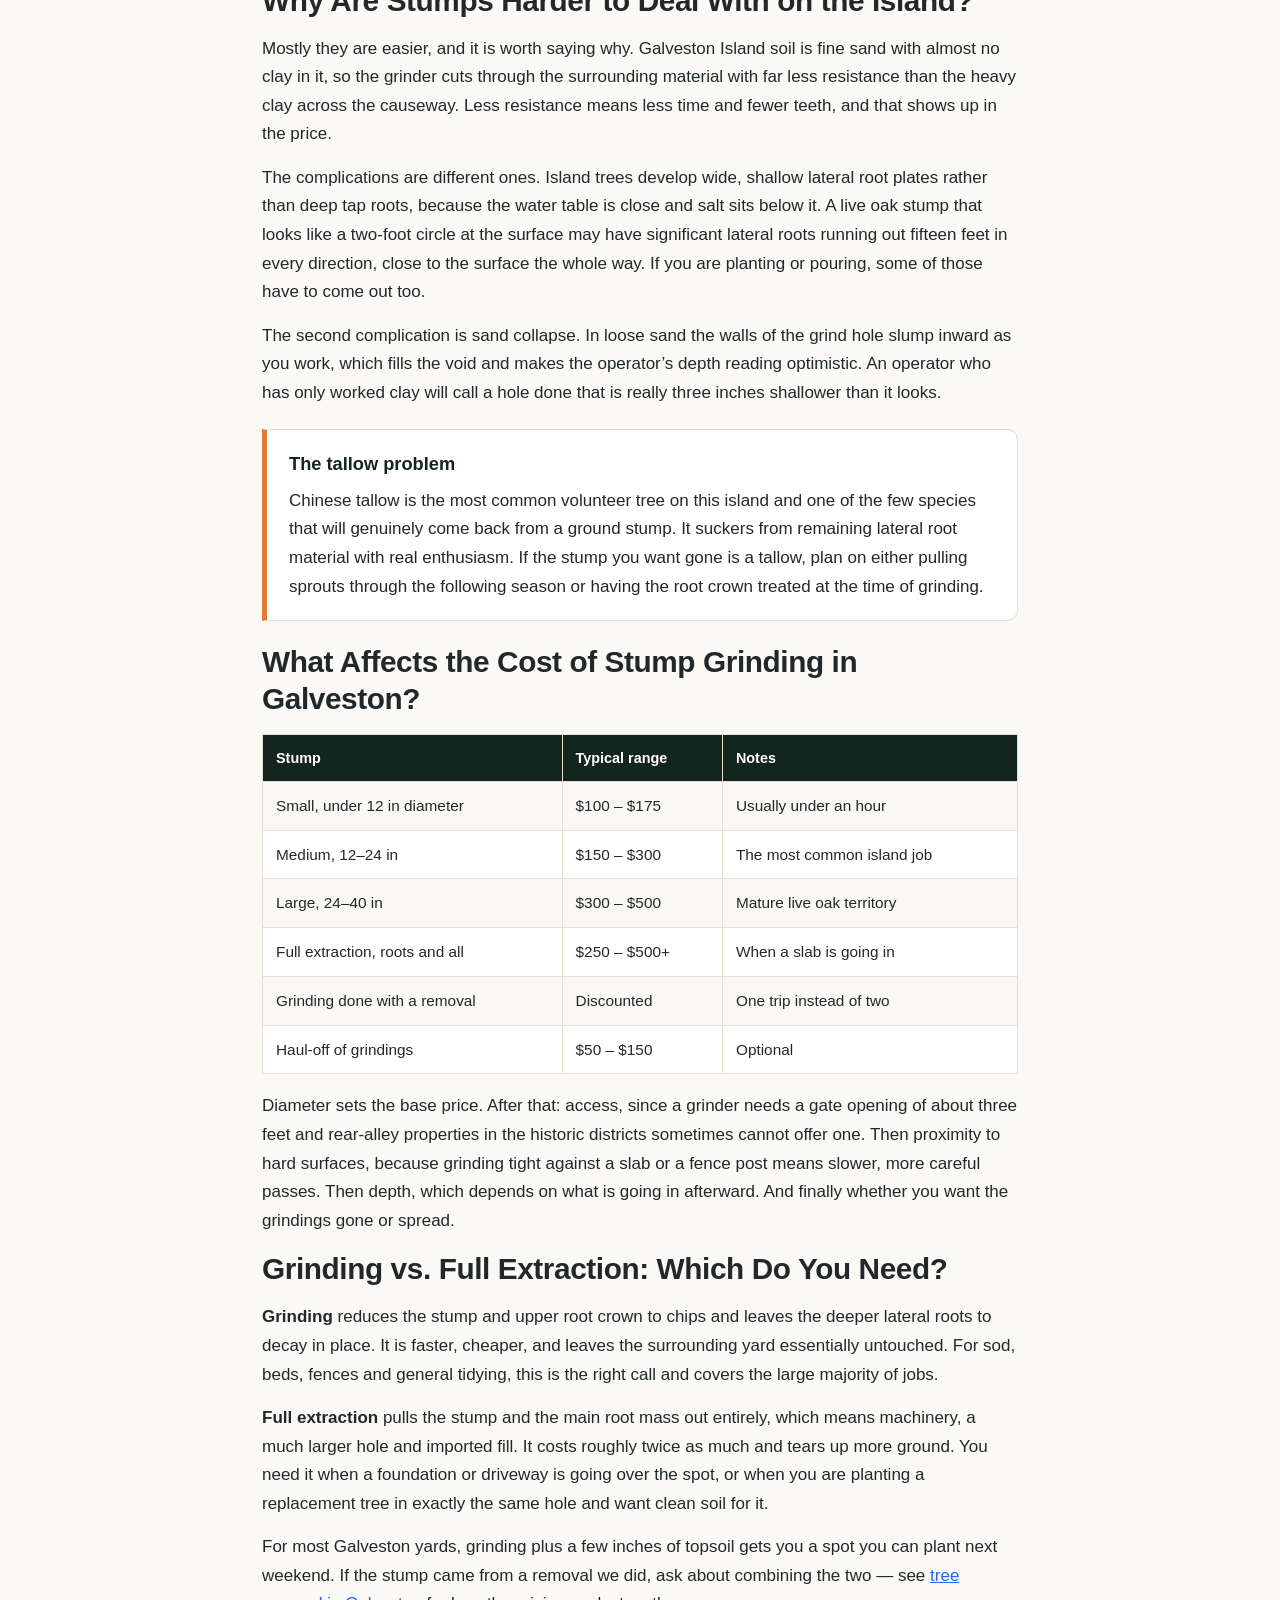
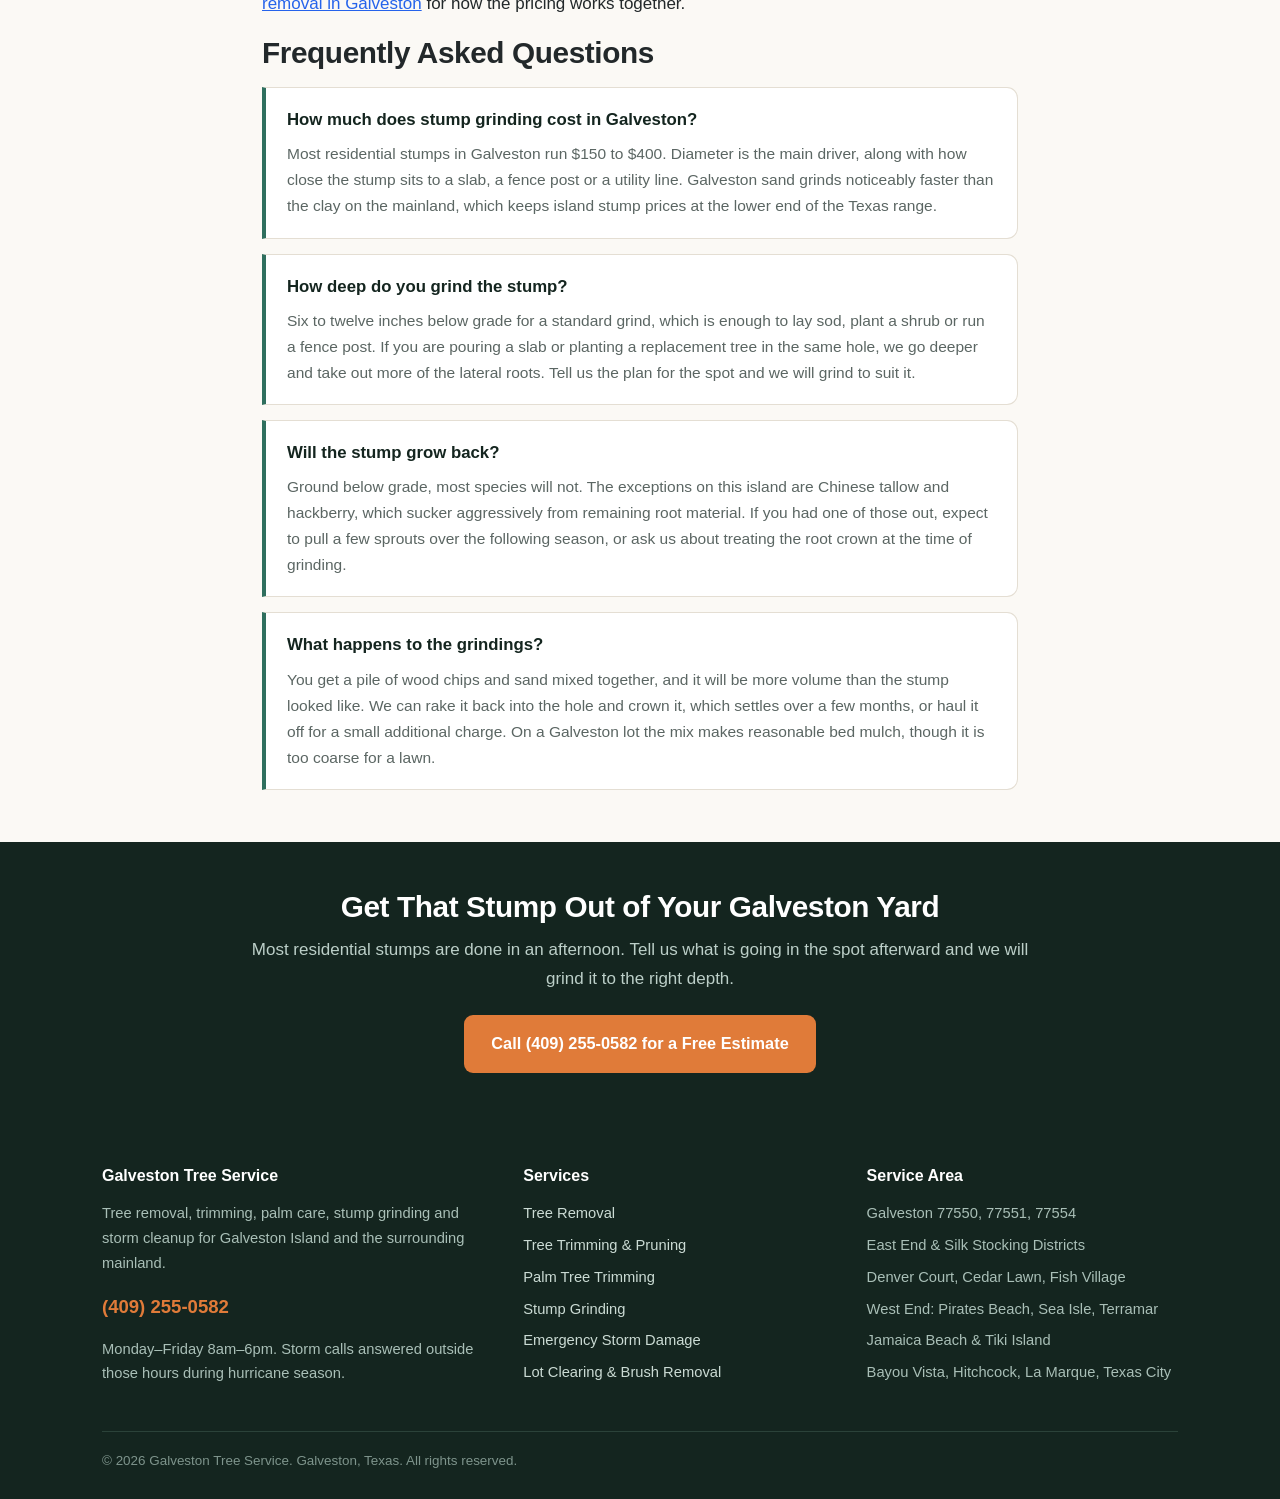
<file: stump-grinding-galveston.html>
<!DOCTYPE html>
<html lang="en">
<head>
<meta charset="utf-8">
<meta name="viewport" content="width=device-width, initial-scale=1">
<title>Stump Grinding in Galveston, TX | Same-Day on Most Stumps</title>
<meta name="description" content="Stump grinding in Galveston, TX. Ground 6 to 12 inches below grade so you can sod, plant or build. Free estimates. Call (409) 255-0582.">
<link rel="canonical" href="https://www.treeservicegalveston.com/stump-grinding-galveston.html">
<meta property="og:title" content="Stump Grinding in Galveston, TX | Same-Day on Most Stumps">
<meta property="og:description" content="Stump grinding in Galveston, TX. Ground 6 to 12 inches below grade so you can sod, plant or build. Free estimates. Call (409) 255-0582.">
<meta property="og:type" content="website">
<meta property="og:url" content="https://www.treeservicegalveston.com/stump-grinding-galveston.html">
<link rel="stylesheet" href="styles.css">
<script type="application/ld+json">{"@context": "https://schema.org", "@type": "LocalBusiness", "name": "Galveston Tree Service", "telephone": "(409) 255-0582", "url": "https://www.treeservicegalveston.com/", "address": {"@type": "PostalAddress", "addressLocality": "Galveston", "addressRegion": "TX", "postalCode": "77550", "addressCountry": "US"}, "areaServed": "Galveston, TX", "description": "Tree service in Galveston, TX &mdash; removal, trimming, palm care, stump grinding and storm cleanup on Galveston Island.", "openingHours": "Mo-Fr 08:00-18:00"}</script>
<script type="application/ld+json">{"@context": "https://schema.org", "@type": "FAQPage", "mainEntity": [{"@type": "Question", "name": "How much does stump grinding cost in Galveston?", "acceptedAnswer": {"@type": "Answer", "text": "Most residential stumps in Galveston run $150 to $400. Diameter is the main driver, along with how close the stump sits to a slab, a fence post or a utility line. Galveston sand grinds noticeably faster than the clay on the mainland, which keeps island stump prices at the lower end of the Texas range."}}, {"@type": "Question", "name": "How deep do you grind the stump?", "acceptedAnswer": {"@type": "Answer", "text": "Six to twelve inches below grade for a standard grind, which is enough to lay sod, plant a shrub or run a fence post. If you are pouring a slab or planting a replacement tree in the same hole, we go deeper and take out more of the lateral roots. Tell us the plan for the spot and we will grind to suit it."}}, {"@type": "Question", "name": "Will the stump grow back?", "acceptedAnswer": {"@type": "Answer", "text": "Ground below grade, most species will not. The exceptions on this island are Chinese tallow and hackberry, which sucker aggressively from remaining root material. If you had one of those out, expect to pull a few sprouts over the following season, or ask us about treating the root crown at the time of grinding."}}, {"@type": "Question", "name": "What happens to the grindings?", "acceptedAnswer": {"@type": "Answer", "text": "You get a pile of wood chips and sand mixed together, and it will be more volume than the stump looked like. We can rake it back into the hole and crown it, which settles over a few months, or haul it off for a small additional charge. On a Galveston lot the mix makes reasonable bed mulch, though it is too coarse for a lawn."}}]}</script>
</head>
<body>
<header class="topbar">
  <div class="wrap nav">
    <a class="brand" href="/"><span class="mark">&#127795;</span>
      <span>Galveston Tree Service<small>Galveston Island, Texas</small></span></a>
    <ul class="nav-links">
      <li><a href="/">Home</a></li>
      <li class="has-dropdown">
        <a href="services.html">Services</a>
        <div class="dropdown-menu">
          <ul class="dropdown-menu-list">
        <li><a href="tree-removal-galveston.html">Tree Removal</a></li>
        <li><a href="tree-trimming-galveston.html">Tree Trimming &amp; Pruning</a></li>
        <li><a href="palm-tree-trimming-galveston.html">Palm Tree Trimming</a></li>
        <li><a href="stump-grinding-galveston.html">Stump Grinding</a></li>
        <li><a href="emergency-tree-service-galveston.html">Emergency Storm Damage</a></li>
        <li><a href="lot-clearing-galveston.html">Lot Clearing &amp; Brush Removal</a></li>
          </ul>
        </div>
      </li>
      <li><a href="contact.html">Contact</a></li>
    </ul>
    <a class="nav-call" href="tel:+14092550582">(409) 255-0582</a>
  </div>
</header>
<section class="hero">
  <div class="wrap hero-grid">
    <div>
      <span class="eyebrow">Below-grade grinding on island sand</span>
      <h1>Stump Grinding in Galveston, TX</h1>
      <p class="lede">Stumps ground six to twelve inches below grade so you can sod, plant, fence or pour over them &mdash; and island sand means the job goes faster than it would on the mainland.</p>
      <div class="hero-cta">
        <a class="btn btn-primary" href="tel:+14092550582">Call (409) 255-0582</a>
        <a class="btn btn-ghost" href="contact.html">Request an Estimate</a>
      </div>
    </div>
    <div class="hero-img">
      <img src="stump-grinding-galveston.webp" alt="Stump grinding in Galveston, TX" width="1100" height="733">
    </div>
  </div>
</section>
<section>
  <div class="wrap narrow">
    <p>Stump grinding in Galveston, TX turns the leftover from a removal into usable ground. We grind stumps across Galveston Island and the mainland side of the county, from tight East End back yards to open West End lots, taking the stump and the top of the root plate below grade so the spot can be sodded, planted, fenced or built on. Most residential stumps are a same-day job, and on Galveston sand they go faster than almost anywhere else in Texas.</p>

    <h2>What Does Stump Grinding Involve?</h2>
    <p>A stump grinder is a wheel of carbide teeth spinning fast enough to chew wood into chips. The operator sweeps it side to side, dropping a few inches with each pass, until the stump is gone to the depth you need.</p>
    <p>Before anything spins, we locate what is underground. Irrigation lines, low-voltage lighting, gas service and the shallow utility runs common in older Galveston neighborhoods all sit at grinder depth. On the island there is one more consideration: the seasonal water table can be as shallow as eleven inches, so on a wet week the hole may start taking water partway through. That is normal and does not affect the result.</p>
    <p>Afterward you have a hole and a large pile of grindings. Wood expands considerably once chipped, so the pile always looks bigger than the stump did. We either rake it back and crown it slightly to allow for settling, or haul it away.</p>

    <h2>When Do You Need Stump Grinding in Galveston?</h2>
    <ul class="body-list">
      <li><strong>You are building on the spot.</strong> Fence line, shed pad, driveway extension or slab. Nothing structural should sit on a decaying stump.</li>
      <li><strong>You want to replant.</strong> A new tree needs the old root crown out of the way, and that takes a deeper grind than a standard one.</li>
      <li><strong>The mower keeps finding it.</strong> A stump ground flush is still there. Ground below grade and topped with soil, it disappears.</li>
      <li><strong>Termites and rot.</strong> A decaying stump within a few feet of a wood-frame Galveston house is a food source you do not want that close.</li>
      <li><strong>It is a trip hazard.</strong> Rental properties and short-term rentals on the West End see a lot of foot traffic from people who do not know the yard.</li>
    </ul>

    <h2>Why Are Stumps Harder to Deal With on the Island?</h2>
    <p>Mostly they are easier, and it is worth saying why. Galveston Island soil is fine sand with almost no clay in it, so the grinder cuts through the surrounding material with far less resistance than the heavy clay across the causeway. Less resistance means less time and fewer teeth, and that shows up in the price.</p>
    <p>The complications are different ones. Island trees develop wide, shallow lateral root plates rather than deep tap roots, because the water table is close and salt sits below it. A live oak stump that looks like a two-foot circle at the surface may have significant lateral roots running out fifteen feet in every direction, close to the surface the whole way. If you are planting or pouring, some of those have to come out too.</p>
    <p>The second complication is sand collapse. In loose sand the walls of the grind hole slump inward as you work, which fills the void and makes the operator&rsquo;s depth reading optimistic. An operator who has only worked clay will call a hole done that is really three inches shallower than it looks.</p>
    <div class="callout">
      <h3>The tallow problem</h3>
      <p>Chinese tallow is the most common volunteer tree on this island and one of the few species that will genuinely come back from a ground stump. It suckers from remaining lateral root material with real enthusiasm. If the stump you want gone is a tallow, plan on either pulling sprouts through the following season or having the root crown treated at the time of grinding.</p>
    </div>

    <h2>What Affects the Cost of Stump Grinding in Galveston?</h2>
    <table class="price-table">
      <tr><th>Stump</th><th>Typical range</th><th>Notes</th></tr>
      <tr><td>Small, under 12 in diameter</td><td>$100 &ndash; $175</td><td>Usually under an hour</td></tr>
      <tr><td>Medium, 12&ndash;24 in</td><td>$150 &ndash; $300</td><td>The most common island job</td></tr>
      <tr><td>Large, 24&ndash;40 in</td><td>$300 &ndash; $500</td><td>Mature live oak territory</td></tr>
      <tr><td>Full extraction, roots and all</td><td>$250 &ndash; $500+</td><td>When a slab is going in</td></tr>
      <tr><td>Grinding done with a removal</td><td>Discounted</td><td>One trip instead of two</td></tr>
      <tr><td>Haul-off of grindings</td><td>$50 &ndash; $150</td><td>Optional</td></tr>
    </table>
    <p>Diameter sets the base price. After that: access, since a grinder needs a gate opening of about three feet and rear-alley properties in the historic districts sometimes cannot offer one. Then proximity to hard surfaces, because grinding tight against a slab or a fence post means slower, more careful passes. Then depth, which depends on what is going in afterward. And finally whether you want the grindings gone or spread.</p>

    <h2>Grinding vs. Full Extraction: Which Do You Need?</h2>
    <p><strong>Grinding</strong> reduces the stump and upper root crown to chips and leaves the deeper lateral roots to decay in place. It is faster, cheaper, and leaves the surrounding yard essentially untouched. For sod, beds, fences and general tidying, this is the right call and covers the large majority of jobs.</p>
    <p><strong>Full extraction</strong> pulls the stump and the main root mass out entirely, which means machinery, a much larger hole and imported fill. It costs roughly twice as much and tears up more ground. You need it when a foundation or driveway is going over the spot, or when you are planting a replacement tree in exactly the same hole and want clean soil for it.</p>
    <p>For most Galveston yards, grinding plus a few inches of topsoil gets you a spot you can plant next weekend. If the stump came from a removal we did, ask about combining the two &mdash; see <a href="tree-removal-galveston.html" style="color: #2563eb; text-decoration: underline;">tree removal in Galveston</a> for how the pricing works together.</p>

    <h2>Frequently Asked Questions</h2>
    <div class="faq">
  <div class="faq-item">
    <h3>How much does stump grinding cost in Galveston?</h3>
    <p>Most residential stumps in Galveston run $150 to $400. Diameter is the main driver, along with how close the stump sits to a slab, a fence post or a utility line. Galveston sand grinds noticeably faster than the clay on the mainland, which keeps island stump prices at the lower end of the Texas range.</p>
  </div>
  <div class="faq-item">
    <h3>How deep do you grind the stump?</h3>
    <p>Six to twelve inches below grade for a standard grind, which is enough to lay sod, plant a shrub or run a fence post. If you are pouring a slab or planting a replacement tree in the same hole, we go deeper and take out more of the lateral roots. Tell us the plan for the spot and we will grind to suit it.</p>
  </div>
  <div class="faq-item">
    <h3>Will the stump grow back?</h3>
    <p>Ground below grade, most species will not. The exceptions on this island are Chinese tallow and hackberry, which sucker aggressively from remaining root material. If you had one of those out, expect to pull a few sprouts over the following season, or ask us about treating the root crown at the time of grinding.</p>
  </div>
  <div class="faq-item">
    <h3>What happens to the grindings?</h3>
    <p>You get a pile of wood chips and sand mixed together, and it will be more volume than the stump looked like. We can rake it back into the hole and crown it, which settles over a few months, or haul it off for a small additional charge. On a Galveston lot the mix makes reasonable bed mulch, though it is too coarse for a lawn.</p>
  </div>
</div>
  </div>
</section>
<div class="cta-band">
  <div class="wrap">
    <h2>Get That Stump Out of Your Galveston Yard</h2>
    <p>Most residential stumps are done in an afternoon. Tell us what is going in the spot afterward and we will grind it to the right depth.</p>
    <a class="btn btn-primary" href="tel:+14092550582">Call (409) 255-0582 for a Free Estimate</a>
  </div>
</div>

<footer>
  <div class="wrap">
    <div class="foot-grid">
      <div>
        <h4>Galveston Tree Service</h4>
        <p>Tree removal, trimming, palm care, stump grinding and storm cleanup for Galveston Island and the surrounding mainland.</p>
        <p><a class="foot-phone" href="tel:+14092550582">(409) 255-0582</a></p>
        <p>Monday&ndash;Friday 8am&ndash;6pm. Storm calls answered outside those hours during hurricane season.</p>
      </div>
      <div>
        <h4>Services</h4>
        <ul>
          <li><a href="tree-removal-galveston.html">Tree Removal</a></li>
          <li><a href="tree-trimming-galveston.html">Tree Trimming &amp; Pruning</a></li>
          <li><a href="palm-tree-trimming-galveston.html">Palm Tree Trimming</a></li>
          <li><a href="stump-grinding-galveston.html">Stump Grinding</a></li>
          <li><a href="emergency-tree-service-galveston.html">Emergency Storm Damage</a></li>
          <li><a href="lot-clearing-galveston.html">Lot Clearing &amp; Brush Removal</a></li>
        </ul>
      </div>
      <div>
        <h4>Service Area</h4>
        <ul>
          <li>Galveston 77550, 77551, 77554</li>
          <li>East End &amp; Silk Stocking Districts</li>
          <li>Denver Court, Cedar Lawn, Fish Village</li>
          <li>West End: Pirates Beach, Sea Isle, Terramar</li>
          <li>Jamaica Beach &amp; Tiki Island</li>
          <li>Bayou Vista, Hitchcock, La Marque, Texas City</li>
        </ul>
      </div>
    </div>
    <div class="foot-bottom">&copy; 2026 Galveston Tree Service. Galveston, Texas. All rights reserved.</div>
  </div>
</footer>
</body>
</html>
</file>
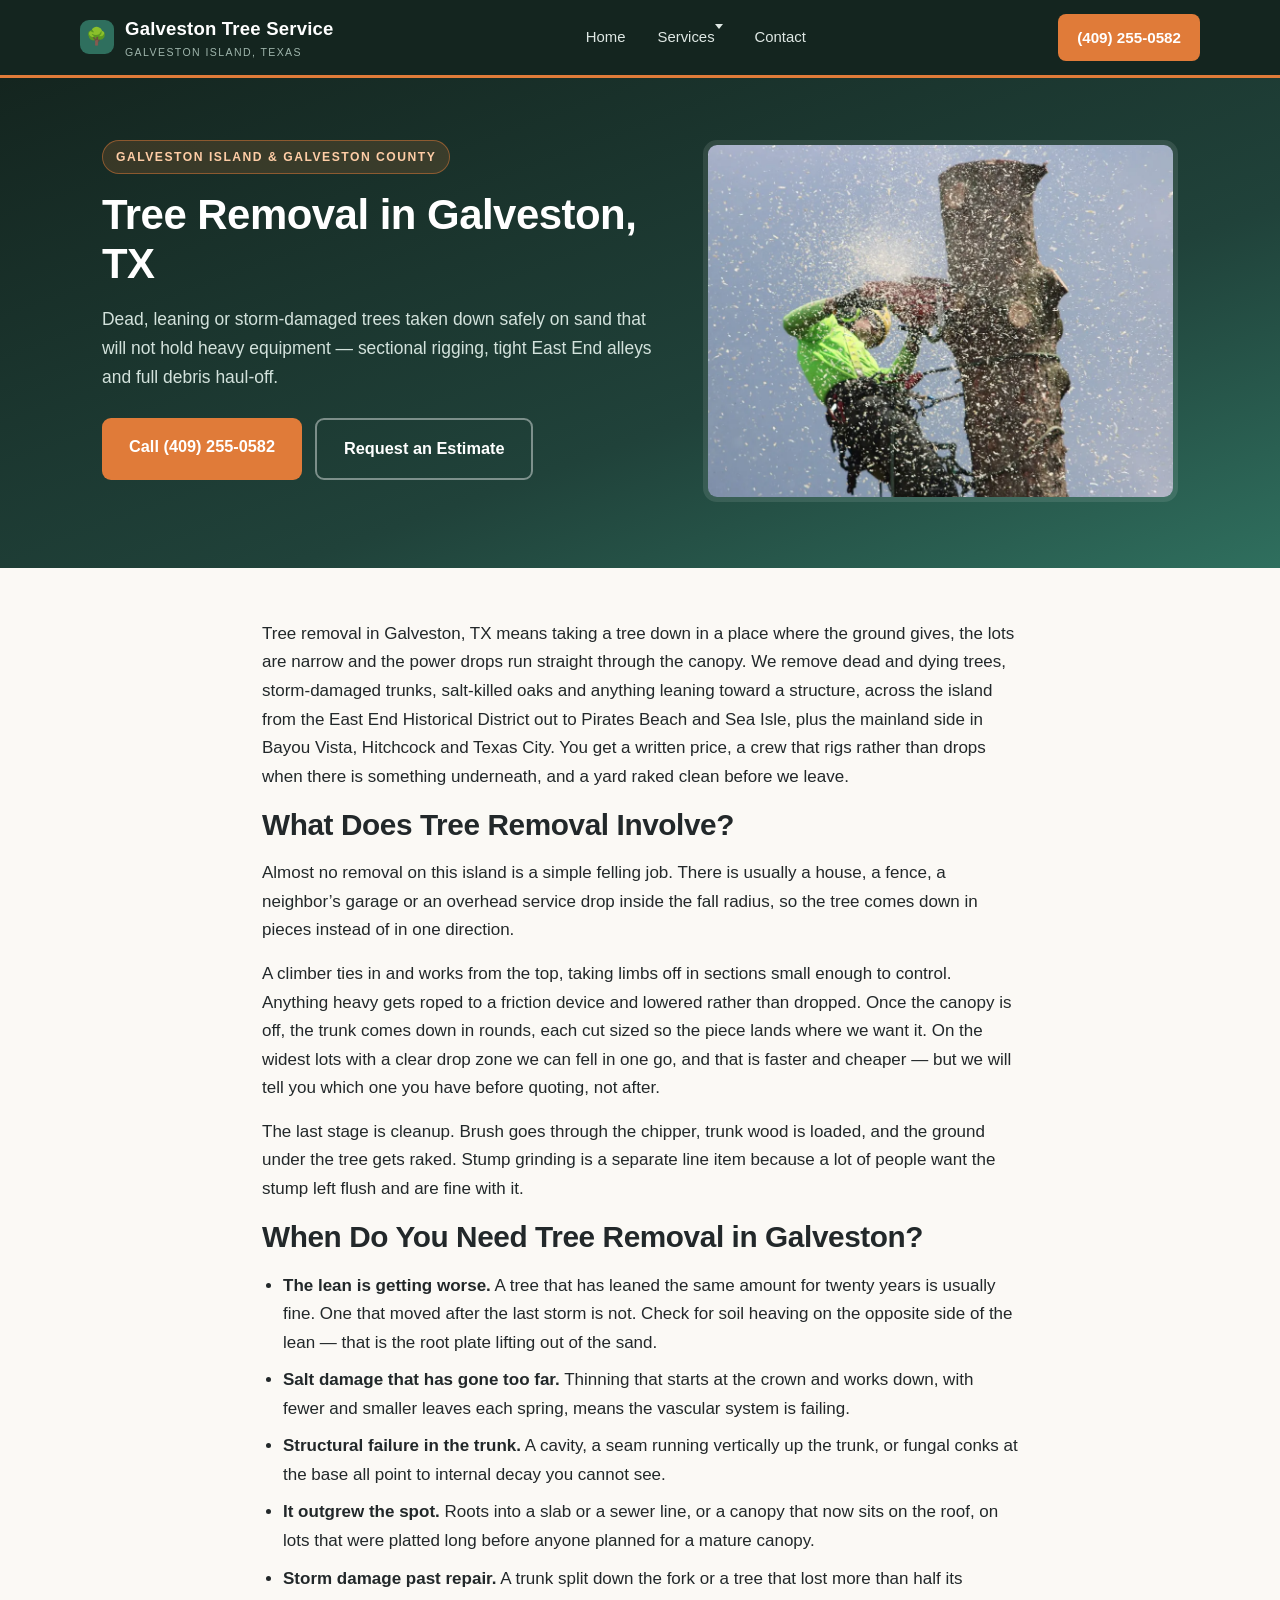
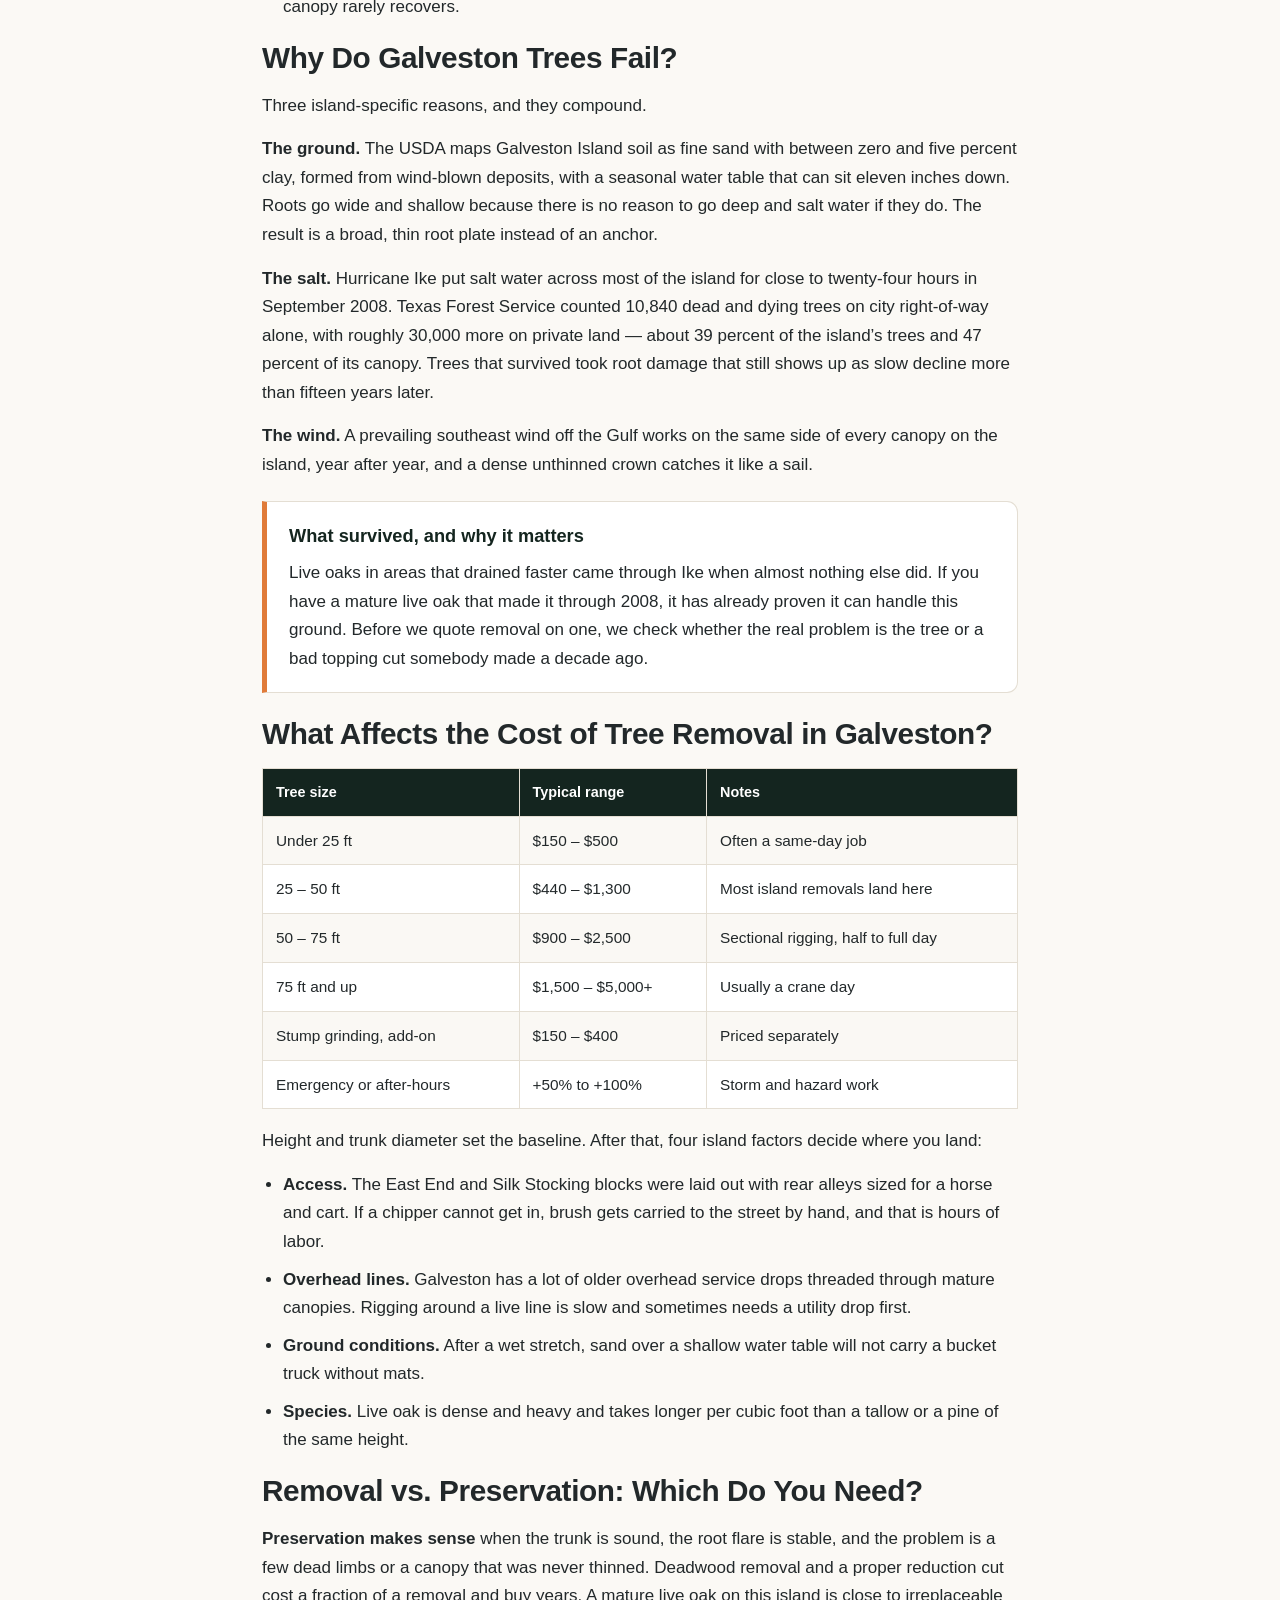
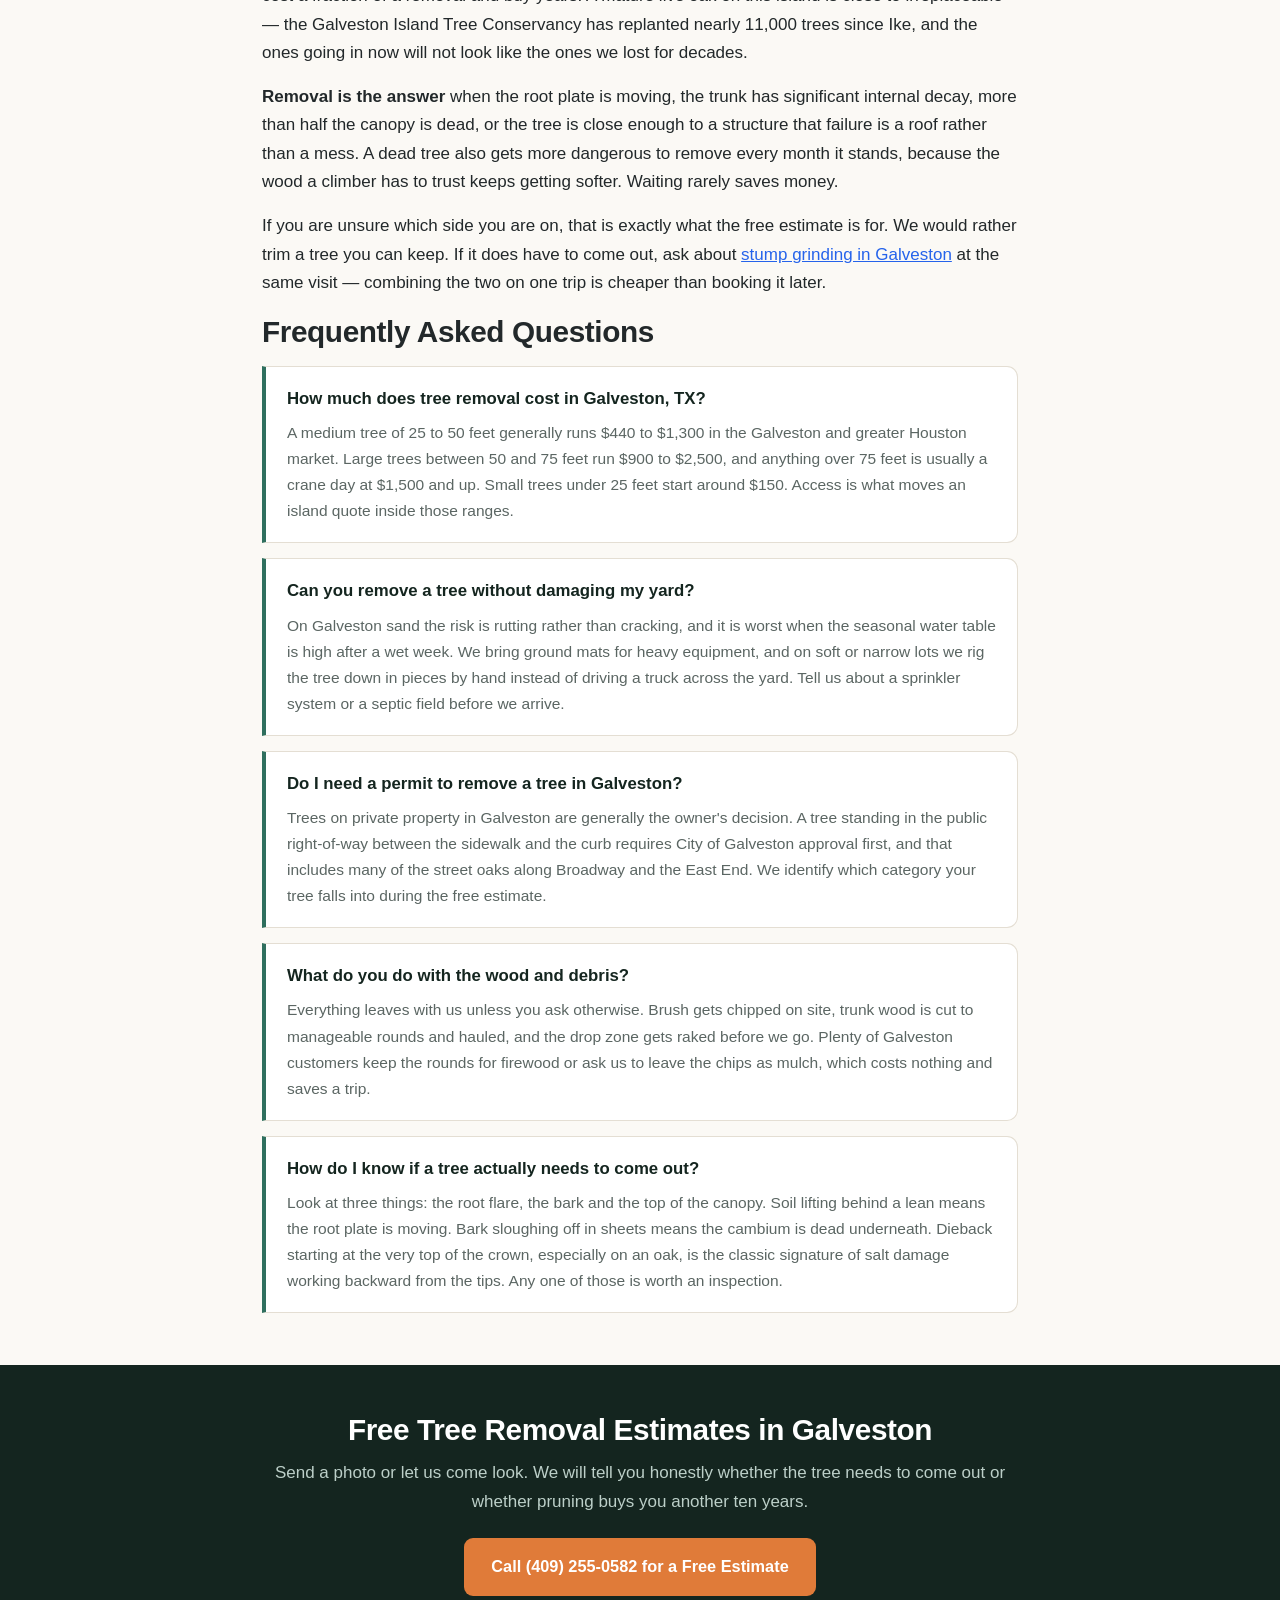
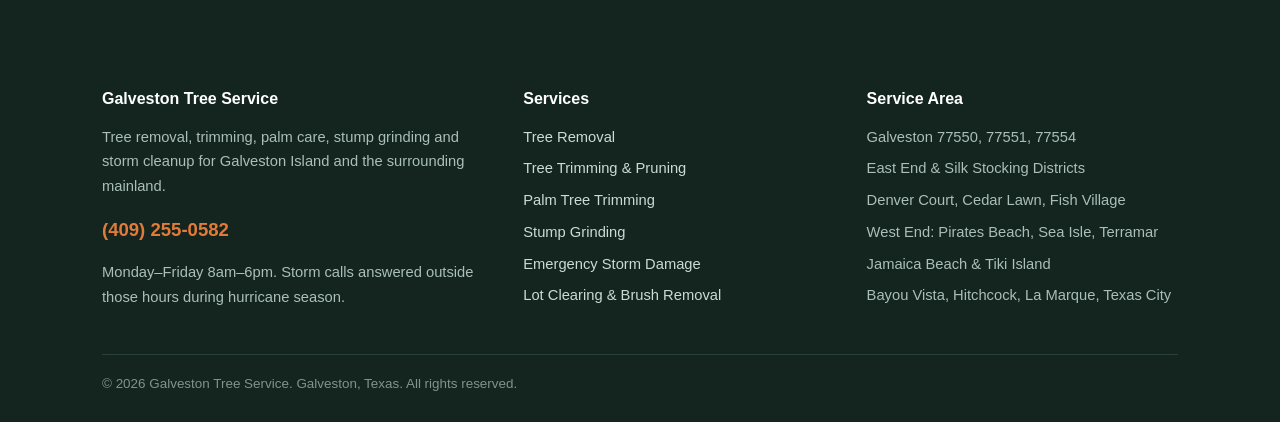
<file: tree-removal-galveston.html>
<!DOCTYPE html>
<html lang="en">
<head>
<meta charset="utf-8">
<meta name="viewport" content="width=device-width, initial-scale=1">
<title>Tree Removal in Galveston, TX | Free Estimates</title>
<meta name="description" content="Tree removal in Galveston, TX. Dead, leaning and storm-damaged trees taken down safely, debris hauled. Free estimates. Call (409) 255-0582.">
<link rel="canonical" href="https://www.treeservicegalveston.com/tree-removal-galveston.html">
<meta property="og:title" content="Tree Removal in Galveston, TX | Free Estimates">
<meta property="og:description" content="Tree removal in Galveston, TX. Dead, leaning and storm-damaged trees taken down safely, debris hauled. Free estimates. Call (409) 255-0582.">
<meta property="og:type" content="website">
<meta property="og:url" content="https://www.treeservicegalveston.com/tree-removal-galveston.html">
<link rel="stylesheet" href="styles.css">
<script type="application/ld+json">{"@context": "https://schema.org", "@type": "LocalBusiness", "name": "Galveston Tree Service", "telephone": "(409) 255-0582", "url": "https://www.treeservicegalveston.com/", "address": {"@type": "PostalAddress", "addressLocality": "Galveston", "addressRegion": "TX", "postalCode": "77550", "addressCountry": "US"}, "areaServed": "Galveston, TX", "description": "Tree service in Galveston, TX &mdash; removal, trimming, palm care, stump grinding and storm cleanup on Galveston Island.", "openingHours": "Mo-Fr 08:00-18:00"}</script>
<script type="application/ld+json">{"@context": "https://schema.org", "@type": "FAQPage", "mainEntity": [{"@type": "Question", "name": "How much does tree removal cost in Galveston, TX?", "acceptedAnswer": {"@type": "Answer", "text": "A medium tree of 25 to 50 feet generally runs $440 to $1,300 in the Galveston and greater Houston market. Large trees between 50 and 75 feet run $900 to $2,500, and anything over 75 feet is usually a crane day at $1,500 and up. Small trees under 25 feet start around $150. Access is what moves an island quote inside those ranges."}}, {"@type": "Question", "name": "Can you remove a tree without damaging my yard?", "acceptedAnswer": {"@type": "Answer", "text": "On Galveston sand the risk is rutting rather than cracking, and it is worst when the seasonal water table is high after a wet week. We bring ground mats for heavy equipment, and on soft or narrow lots we rig the tree down in pieces by hand instead of driving a truck across the yard. Tell us about a sprinkler system or a septic field before we arrive."}}, {"@type": "Question", "name": "Do I need a permit to remove a tree in Galveston?", "acceptedAnswer": {"@type": "Answer", "text": "Trees on private property in Galveston are generally the owner's decision. A tree standing in the public right-of-way between the sidewalk and the curb requires City of Galveston approval first, and that includes many of the street oaks along Broadway and the East End. We identify which category your tree falls into during the free estimate."}}, {"@type": "Question", "name": "What do you do with the wood and debris?", "acceptedAnswer": {"@type": "Answer", "text": "Everything leaves with us unless you ask otherwise. Brush gets chipped on site, trunk wood is cut to manageable rounds and hauled, and the drop zone gets raked before we go. Plenty of Galveston customers keep the rounds for firewood or ask us to leave the chips as mulch, which costs nothing and saves a trip."}}, {"@type": "Question", "name": "How do I know if a tree actually needs to come out?", "acceptedAnswer": {"@type": "Answer", "text": "Look at three things: the root flare, the bark and the top of the canopy. Soil lifting behind a lean means the root plate is moving. Bark sloughing off in sheets means the cambium is dead underneath. Dieback starting at the very top of the crown, especially on an oak, is the classic signature of salt damage working backward from the tips. Any one of those is worth an inspection."}}]}</script>
</head>
<body>
<header class="topbar">
  <div class="wrap nav">
    <a class="brand" href="/"><span class="mark">&#127795;</span>
      <span>Galveston Tree Service<small>Galveston Island, Texas</small></span></a>
    <ul class="nav-links">
      <li><a href="/">Home</a></li>
      <li class="has-dropdown">
        <a href="services.html">Services</a>
        <div class="dropdown-menu">
          <ul class="dropdown-menu-list">
        <li><a href="tree-removal-galveston.html">Tree Removal</a></li>
        <li><a href="tree-trimming-galveston.html">Tree Trimming &amp; Pruning</a></li>
        <li><a href="palm-tree-trimming-galveston.html">Palm Tree Trimming</a></li>
        <li><a href="stump-grinding-galveston.html">Stump Grinding</a></li>
        <li><a href="emergency-tree-service-galveston.html">Emergency Storm Damage</a></li>
        <li><a href="lot-clearing-galveston.html">Lot Clearing &amp; Brush Removal</a></li>
          </ul>
        </div>
      </li>
      <li><a href="contact.html">Contact</a></li>
    </ul>
    <a class="nav-call" href="tel:+14092550582">(409) 255-0582</a>
  </div>
</header>
<section class="hero">
  <div class="wrap hero-grid">
    <div>
      <span class="eyebrow">Galveston Island &amp; Galveston County</span>
      <h1>Tree Removal in Galveston, TX</h1>
      <p class="lede">Dead, leaning or storm-damaged trees taken down safely on sand that will not hold heavy equipment &mdash; sectional rigging, tight East End alleys and full debris haul-off.</p>
      <div class="hero-cta">
        <a class="btn btn-primary" href="tel:+14092550582">Call (409) 255-0582</a>
        <a class="btn btn-ghost" href="contact.html">Request an Estimate</a>
      </div>
    </div>
    <div class="hero-img">
      <img src="tree-removal-galveston.webp" alt="Tree removal in Galveston, TX" width="1100" height="733">
    </div>
  </div>
</section>
<section>
  <div class="wrap narrow">
    <p>Tree removal in Galveston, TX means taking a tree down in a place where the ground gives, the lots are narrow and the power drops run straight through the canopy. We remove dead and dying trees, storm-damaged trunks, salt-killed oaks and anything leaning toward a structure, across the island from the East End Historical District out to Pirates Beach and Sea Isle, plus the mainland side in Bayou Vista, Hitchcock and Texas City. You get a written price, a crew that rigs rather than drops when there is something underneath, and a yard raked clean before we leave.</p>

    <h2>What Does Tree Removal Involve?</h2>
    <p>Almost no removal on this island is a simple felling job. There is usually a house, a fence, a neighbor&rsquo;s garage or an overhead service drop inside the fall radius, so the tree comes down in pieces instead of in one direction.</p>
    <p>A climber ties in and works from the top, taking limbs off in sections small enough to control. Anything heavy gets roped to a friction device and lowered rather than dropped. Once the canopy is off, the trunk comes down in rounds, each cut sized so the piece lands where we want it. On the widest lots with a clear drop zone we can fell in one go, and that is faster and cheaper &mdash; but we will tell you which one you have before quoting, not after.</p>
    <p>The last stage is cleanup. Brush goes through the chipper, trunk wood is loaded, and the ground under the tree gets raked. Stump grinding is a separate line item because a lot of people want the stump left flush and are fine with it.</p>

    <h2>When Do You Need Tree Removal in Galveston?</h2>
    <ul class="body-list">
      <li><strong>The lean is getting worse.</strong> A tree that has leaned the same amount for twenty years is usually fine. One that moved after the last storm is not. Check for soil heaving on the opposite side of the lean &mdash; that is the root plate lifting out of the sand.</li>
      <li><strong>Salt damage that has gone too far.</strong> Thinning that starts at the crown and works down, with fewer and smaller leaves each spring, means the vascular system is failing.</li>
      <li><strong>Structural failure in the trunk.</strong> A cavity, a seam running vertically up the trunk, or fungal conks at the base all point to internal decay you cannot see.</li>
      <li><strong>It outgrew the spot.</strong> Roots into a slab or a sewer line, or a canopy that now sits on the roof, on lots that were platted long before anyone planned for a mature canopy.</li>
      <li><strong>Storm damage past repair.</strong> A trunk split down the fork or a tree that lost more than half its canopy rarely recovers.</li>
    </ul>

    <h2>Why Do Galveston Trees Fail?</h2>
    <p>Three island-specific reasons, and they compound.</p>
    <p><strong>The ground.</strong> The USDA maps Galveston Island soil as fine sand with between zero and five percent clay, formed from wind-blown deposits, with a seasonal water table that can sit eleven inches down. Roots go wide and shallow because there is no reason to go deep and salt water if they do. The result is a broad, thin root plate instead of an anchor.</p>
    <p><strong>The salt.</strong> Hurricane Ike put salt water across most of the island for close to twenty-four hours in September 2008. Texas Forest Service counted 10,840 dead and dying trees on city right-of-way alone, with roughly 30,000 more on private land &mdash; about 39 percent of the island&rsquo;s trees and 47 percent of its canopy. Trees that survived took root damage that still shows up as slow decline more than fifteen years later.</p>
    <p><strong>The wind.</strong> A prevailing southeast wind off the Gulf works on the same side of every canopy on the island, year after year, and a dense unthinned crown catches it like a sail.</p>
    <div class="callout">
      <h3>What survived, and why it matters</h3>
      <p>Live oaks in areas that drained faster came through Ike when almost nothing else did. If you have a mature live oak that made it through 2008, it has already proven it can handle this ground. Before we quote removal on one, we check whether the real problem is the tree or a bad topping cut somebody made a decade ago.</p>
    </div>

    <h2>What Affects the Cost of Tree Removal in Galveston?</h2>
    <table class="price-table">
      <tr><th>Tree size</th><th>Typical range</th><th>Notes</th></tr>
      <tr><td>Under 25 ft</td><td>$150 &ndash; $500</td><td>Often a same-day job</td></tr>
      <tr><td>25 &ndash; 50 ft</td><td>$440 &ndash; $1,300</td><td>Most island removals land here</td></tr>
      <tr><td>50 &ndash; 75 ft</td><td>$900 &ndash; $2,500</td><td>Sectional rigging, half to full day</td></tr>
      <tr><td>75 ft and up</td><td>$1,500 &ndash; $5,000+</td><td>Usually a crane day</td></tr>
      <tr><td>Stump grinding, add-on</td><td>$150 &ndash; $400</td><td>Priced separately</td></tr>
      <tr><td>Emergency or after-hours</td><td>+50% to +100%</td><td>Storm and hazard work</td></tr>
    </table>
    <p>Height and trunk diameter set the baseline. After that, four island factors decide where you land:</p>
    <ul class="body-list">
      <li><strong>Access.</strong> The East End and Silk Stocking blocks were laid out with rear alleys sized for a horse and cart. If a chipper cannot get in, brush gets carried to the street by hand, and that is hours of labor.</li>
      <li><strong>Overhead lines.</strong> Galveston has a lot of older overhead service drops threaded through mature canopies. Rigging around a live line is slow and sometimes needs a utility drop first.</li>
      <li><strong>Ground conditions.</strong> After a wet stretch, sand over a shallow water table will not carry a bucket truck without mats.</li>
      <li><strong>Species.</strong> Live oak is dense and heavy and takes longer per cubic foot than a tallow or a pine of the same height.</li>
    </ul>

    <h2>Removal vs. Preservation: Which Do You Need?</h2>
    <p><strong>Preservation makes sense</strong> when the trunk is sound, the root flare is stable, and the problem is a few dead limbs or a canopy that was never thinned. Deadwood removal and a proper reduction cut cost a fraction of a removal and buy years. A mature live oak on this island is close to irreplaceable &mdash; the Galveston Island Tree Conservancy has replanted nearly 11,000 trees since Ike, and the ones going in now will not look like the ones we lost for decades.</p>
    <p><strong>Removal is the answer</strong> when the root plate is moving, the trunk has significant internal decay, more than half the canopy is dead, or the tree is close enough to a structure that failure is a roof rather than a mess. A dead tree also gets more dangerous to remove every month it stands, because the wood a climber has to trust keeps getting softer. Waiting rarely saves money.</p>
    <p>If you are unsure which side you are on, that is exactly what the free estimate is for. We would rather trim a tree you can keep. If it does have to come out, ask about <a href="stump-grinding-galveston.html" style="color: #2563eb; text-decoration: underline;">stump grinding in Galveston</a> at the same visit &mdash; combining the two on one trip is cheaper than booking it later.</p>

    <h2>Frequently Asked Questions</h2>
    <div class="faq">
  <div class="faq-item">
    <h3>How much does tree removal cost in Galveston, TX?</h3>
    <p>A medium tree of 25 to 50 feet generally runs $440 to $1,300 in the Galveston and greater Houston market. Large trees between 50 and 75 feet run $900 to $2,500, and anything over 75 feet is usually a crane day at $1,500 and up. Small trees under 25 feet start around $150. Access is what moves an island quote inside those ranges.</p>
  </div>
  <div class="faq-item">
    <h3>Can you remove a tree without damaging my yard?</h3>
    <p>On Galveston sand the risk is rutting rather than cracking, and it is worst when the seasonal water table is high after a wet week. We bring ground mats for heavy equipment, and on soft or narrow lots we rig the tree down in pieces by hand instead of driving a truck across the yard. Tell us about a sprinkler system or a septic field before we arrive.</p>
  </div>
  <div class="faq-item">
    <h3>Do I need a permit to remove a tree in Galveston?</h3>
    <p>Trees on private property in Galveston are generally the owner's decision. A tree standing in the public right-of-way between the sidewalk and the curb requires City of Galveston approval first, and that includes many of the street oaks along Broadway and the East End. We identify which category your tree falls into during the free estimate.</p>
  </div>
  <div class="faq-item">
    <h3>What do you do with the wood and debris?</h3>
    <p>Everything leaves with us unless you ask otherwise. Brush gets chipped on site, trunk wood is cut to manageable rounds and hauled, and the drop zone gets raked before we go. Plenty of Galveston customers keep the rounds for firewood or ask us to leave the chips as mulch, which costs nothing and saves a trip.</p>
  </div>
  <div class="faq-item">
    <h3>How do I know if a tree actually needs to come out?</h3>
    <p>Look at three things: the root flare, the bark and the top of the canopy. Soil lifting behind a lean means the root plate is moving. Bark sloughing off in sheets means the cambium is dead underneath. Dieback starting at the very top of the crown, especially on an oak, is the classic signature of salt damage working backward from the tips. Any one of those is worth an inspection.</p>
  </div>
</div>
  </div>
</section>
<div class="cta-band">
  <div class="wrap">
    <h2>Free Tree Removal Estimates in Galveston</h2>
    <p>Send a photo or let us come look. We will tell you honestly whether the tree needs to come out or whether pruning buys you another ten years.</p>
    <a class="btn btn-primary" href="tel:+14092550582">Call (409) 255-0582 for a Free Estimate</a>
  </div>
</div>

<footer>
  <div class="wrap">
    <div class="foot-grid">
      <div>
        <h4>Galveston Tree Service</h4>
        <p>Tree removal, trimming, palm care, stump grinding and storm cleanup for Galveston Island and the surrounding mainland.</p>
        <p><a class="foot-phone" href="tel:+14092550582">(409) 255-0582</a></p>
        <p>Monday&ndash;Friday 8am&ndash;6pm. Storm calls answered outside those hours during hurricane season.</p>
      </div>
      <div>
        <h4>Services</h4>
        <ul>
          <li><a href="tree-removal-galveston.html">Tree Removal</a></li>
          <li><a href="tree-trimming-galveston.html">Tree Trimming &amp; Pruning</a></li>
          <li><a href="palm-tree-trimming-galveston.html">Palm Tree Trimming</a></li>
          <li><a href="stump-grinding-galveston.html">Stump Grinding</a></li>
          <li><a href="emergency-tree-service-galveston.html">Emergency Storm Damage</a></li>
          <li><a href="lot-clearing-galveston.html">Lot Clearing &amp; Brush Removal</a></li>
        </ul>
      </div>
      <div>
        <h4>Service Area</h4>
        <ul>
          <li>Galveston 77550, 77551, 77554</li>
          <li>East End &amp; Silk Stocking Districts</li>
          <li>Denver Court, Cedar Lawn, Fish Village</li>
          <li>West End: Pirates Beach, Sea Isle, Terramar</li>
          <li>Jamaica Beach &amp; Tiki Island</li>
          <li>Bayou Vista, Hitchcock, La Marque, Texas City</li>
        </ul>
      </div>
    </div>
    <div class="foot-bottom">&copy; 2026 Galveston Tree Service. Galveston, Texas. All rights reserved.</div>
  </div>
</footer>
</body>
</html>
</file>
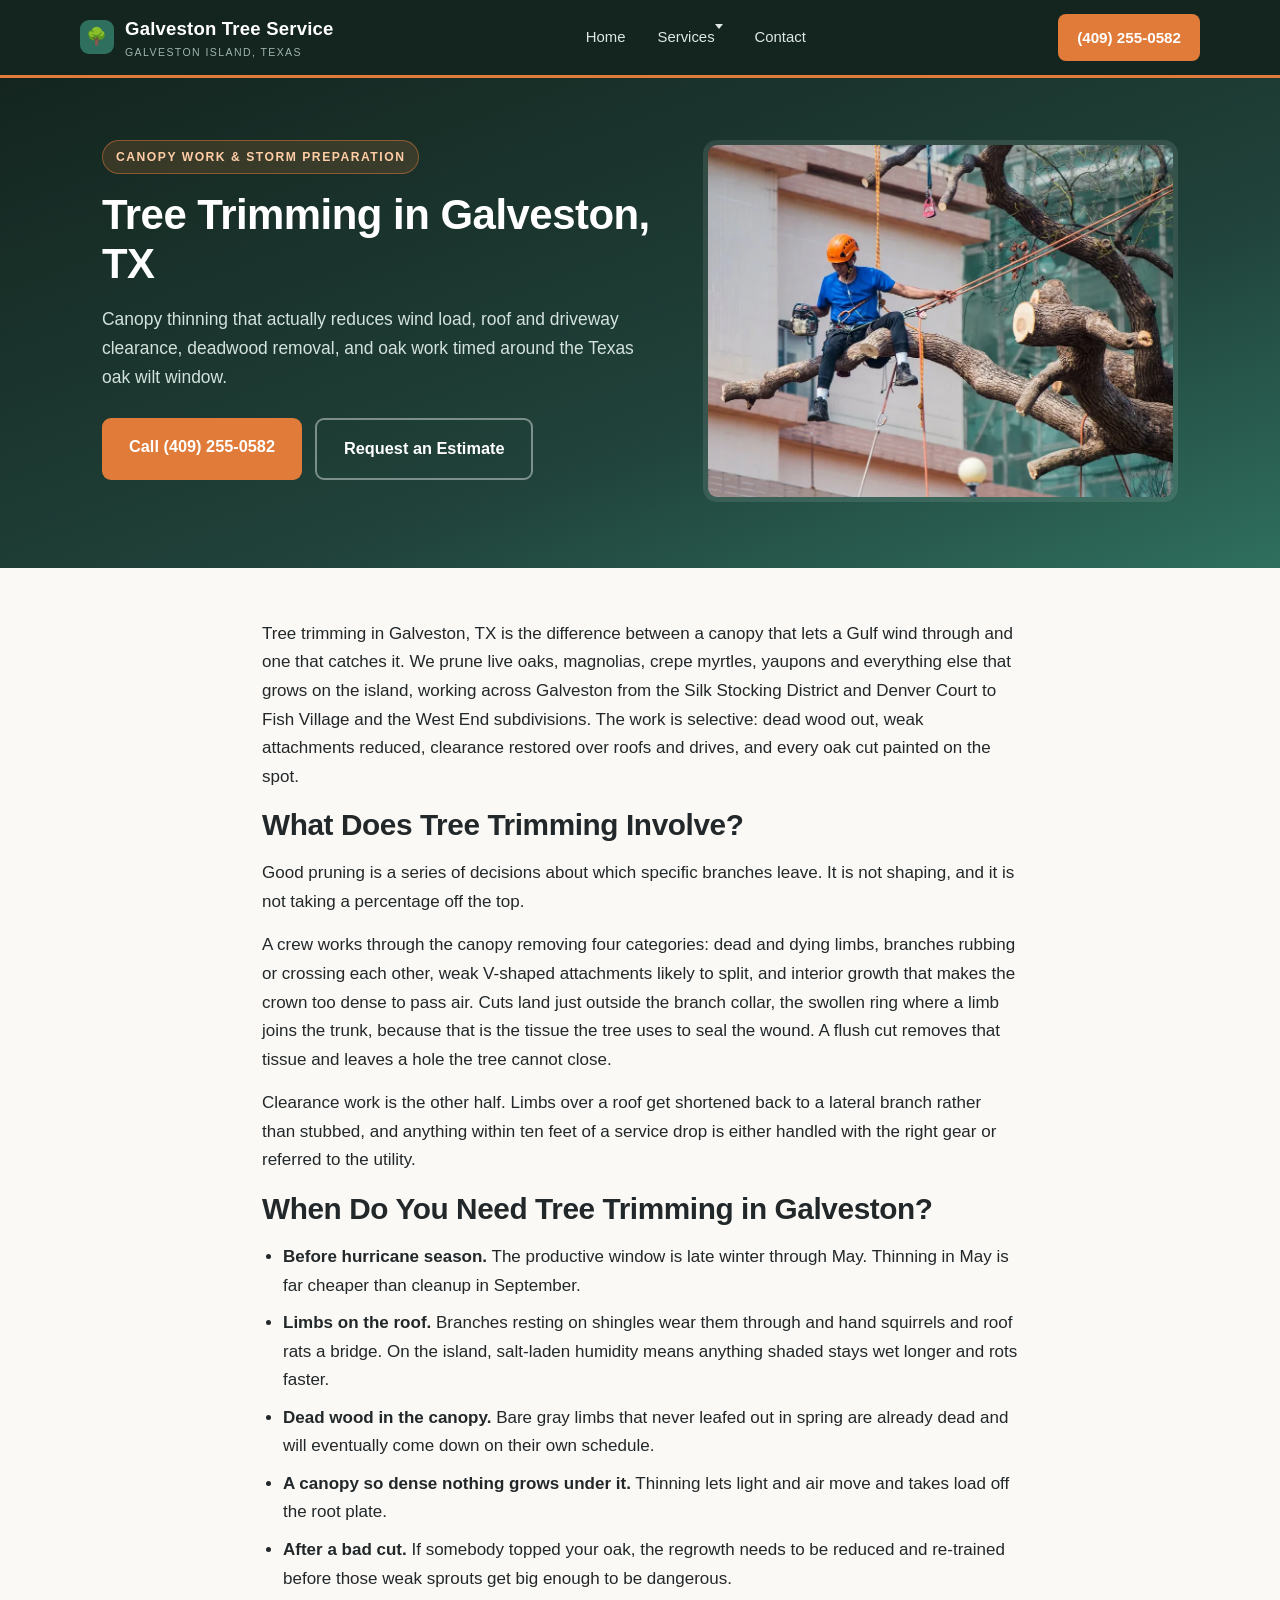
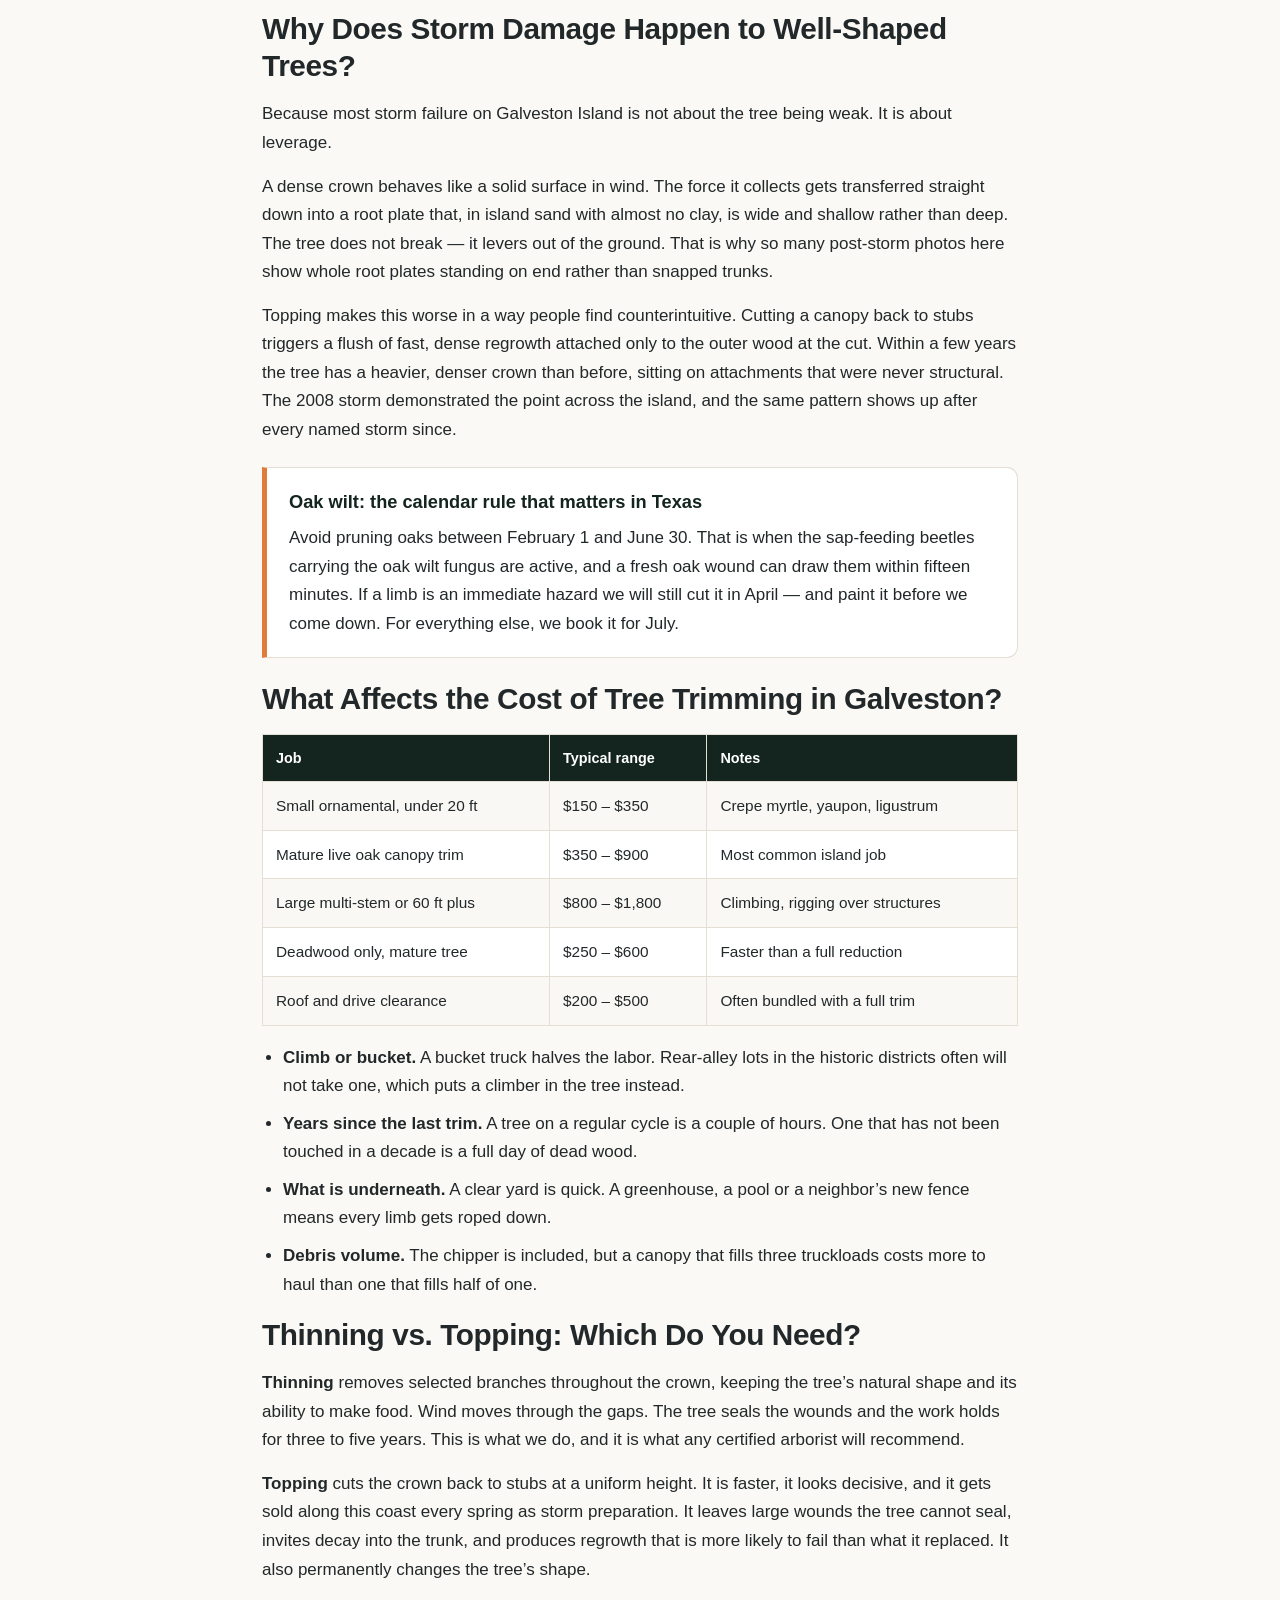
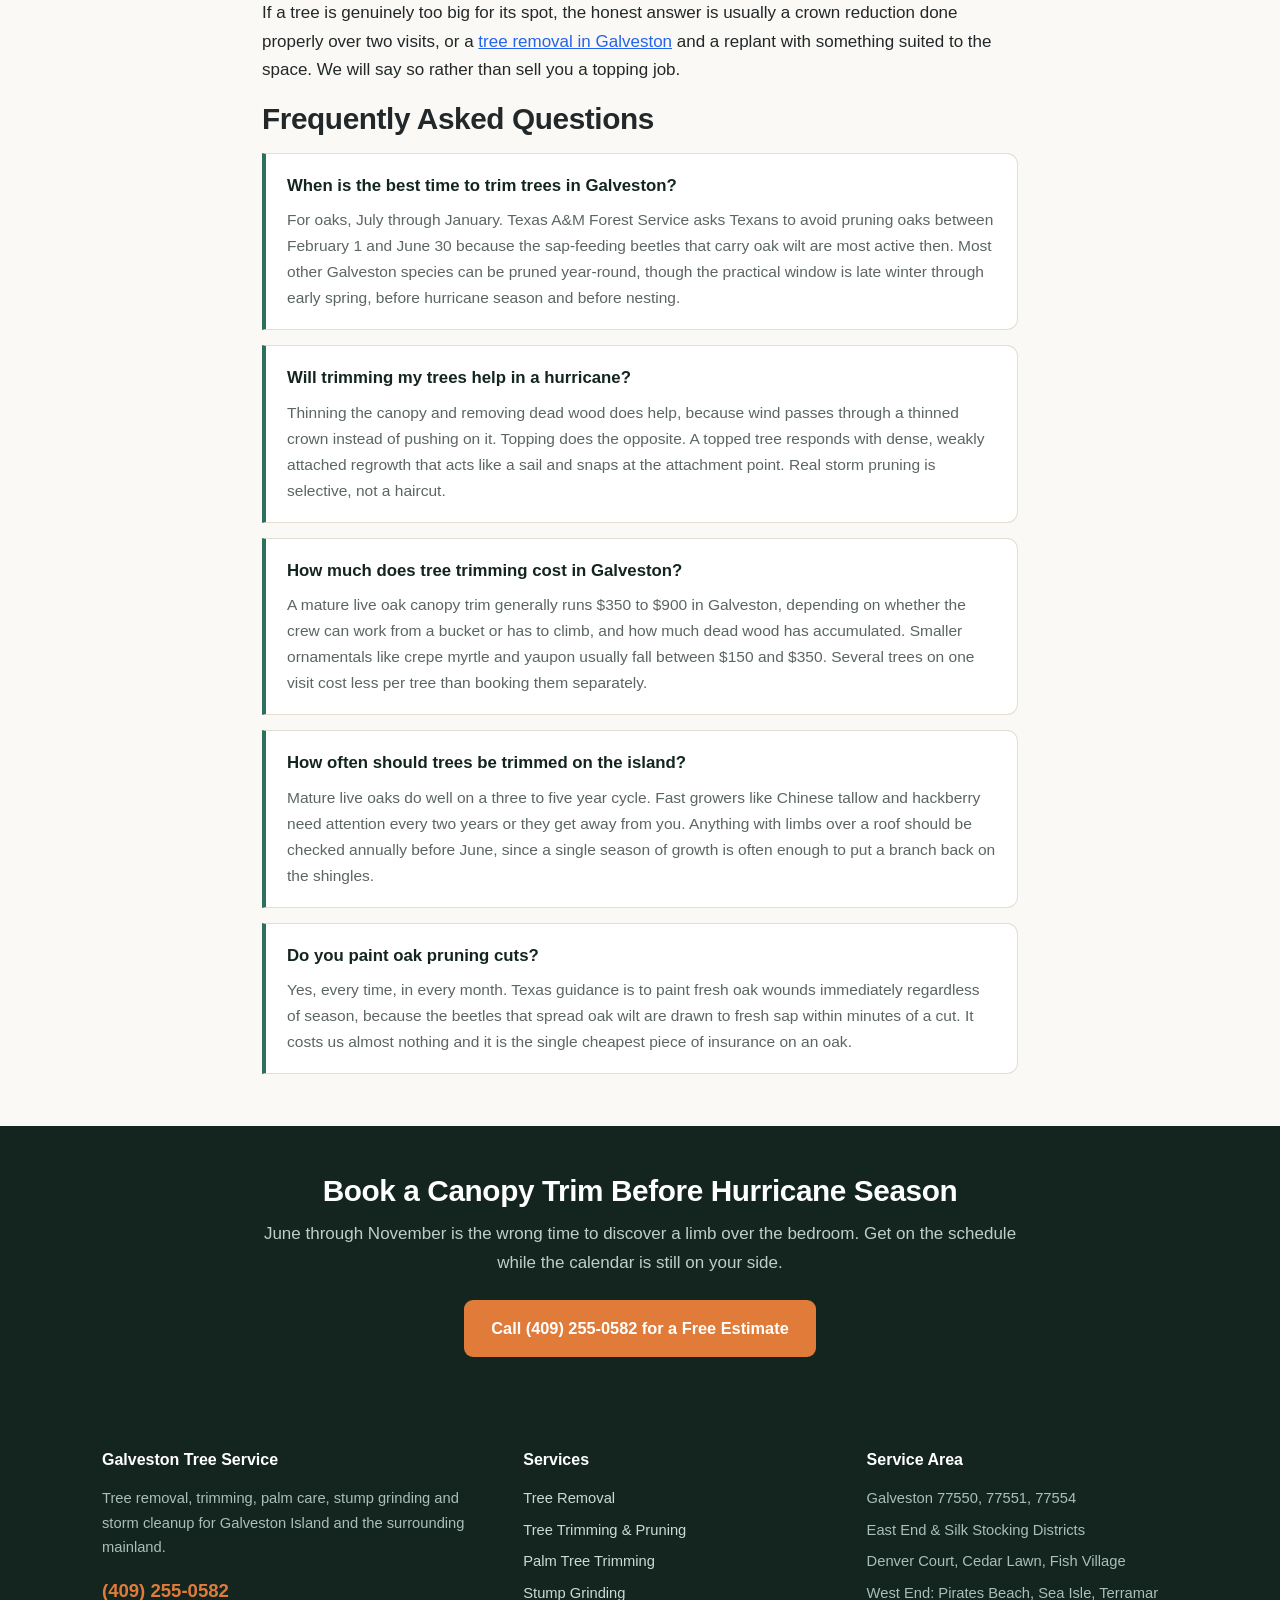
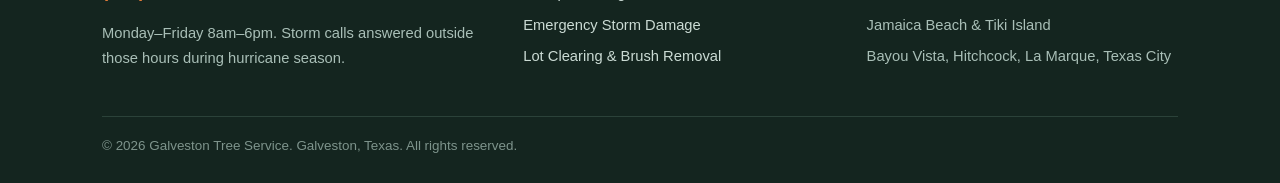
<file: tree-trimming-galveston.html>
<!DOCTYPE html>
<html lang="en">
<head>
<meta charset="utf-8">
<meta name="viewport" content="width=device-width, initial-scale=1">
<title>Tree Trimming in Galveston, TX | Oak Wilt Safe Pruning</title>
<meta name="description" content="Tree trimming and pruning in Galveston, TX. Canopy thinning for wind, roof clearance, deadwood removal, oak wilt safe timing. Call (409) 255-0582.">
<link rel="canonical" href="https://www.treeservicegalveston.com/tree-trimming-galveston.html">
<meta property="og:title" content="Tree Trimming in Galveston, TX | Oak Wilt Safe Pruning">
<meta property="og:description" content="Tree trimming and pruning in Galveston, TX. Canopy thinning for wind, roof clearance, deadwood removal, oak wilt safe timing. Call (409) 255-0582.">
<meta property="og:type" content="website">
<meta property="og:url" content="https://www.treeservicegalveston.com/tree-trimming-galveston.html">
<link rel="stylesheet" href="styles.css">
<script type="application/ld+json">{"@context": "https://schema.org", "@type": "LocalBusiness", "name": "Galveston Tree Service", "telephone": "(409) 255-0582", "url": "https://www.treeservicegalveston.com/", "address": {"@type": "PostalAddress", "addressLocality": "Galveston", "addressRegion": "TX", "postalCode": "77550", "addressCountry": "US"}, "areaServed": "Galveston, TX", "description": "Tree service in Galveston, TX &mdash; removal, trimming, palm care, stump grinding and storm cleanup on Galveston Island.", "openingHours": "Mo-Fr 08:00-18:00"}</script>
<script type="application/ld+json">{"@context": "https://schema.org", "@type": "FAQPage", "mainEntity": [{"@type": "Question", "name": "When is the best time to trim trees in Galveston?", "acceptedAnswer": {"@type": "Answer", "text": "For oaks, July through January. Texas A&amp;M Forest Service asks Texans to avoid pruning oaks between February 1 and June 30 because the sap-feeding beetles that carry oak wilt are most active then. Most other Galveston species can be pruned year-round, though the practical window is late winter through early spring, before hurricane season and before nesting."}}, {"@type": "Question", "name": "Will trimming my trees help in a hurricane?", "acceptedAnswer": {"@type": "Answer", "text": "Thinning the canopy and removing dead wood does help, because wind passes through a thinned crown instead of pushing on it. Topping does the opposite. A topped tree responds with dense, weakly attached regrowth that acts like a sail and snaps at the attachment point. Real storm pruning is selective, not a haircut."}}, {"@type": "Question", "name": "How much does tree trimming cost in Galveston?", "acceptedAnswer": {"@type": "Answer", "text": "A mature live oak canopy trim generally runs $350 to $900 in Galveston, depending on whether the crew can work from a bucket or has to climb, and how much dead wood has accumulated. Smaller ornamentals like crepe myrtle and yaupon usually fall between $150 and $350. Several trees on one visit cost less per tree than booking them separately."}}, {"@type": "Question", "name": "How often should trees be trimmed on the island?", "acceptedAnswer": {"@type": "Answer", "text": "Mature live oaks do well on a three to five year cycle. Fast growers like Chinese tallow and hackberry need attention every two years or they get away from you. Anything with limbs over a roof should be checked annually before June, since a single season of growth is often enough to put a branch back on the shingles."}}, {"@type": "Question", "name": "Do you paint oak pruning cuts?", "acceptedAnswer": {"@type": "Answer", "text": "Yes, every time, in every month. Texas guidance is to paint fresh oak wounds immediately regardless of season, because the beetles that spread oak wilt are drawn to fresh sap within minutes of a cut. It costs us almost nothing and it is the single cheapest piece of insurance on an oak."}}]}</script>
</head>
<body>
<header class="topbar">
  <div class="wrap nav">
    <a class="brand" href="/"><span class="mark">&#127795;</span>
      <span>Galveston Tree Service<small>Galveston Island, Texas</small></span></a>
    <ul class="nav-links">
      <li><a href="/">Home</a></li>
      <li class="has-dropdown">
        <a href="services.html">Services</a>
        <div class="dropdown-menu">
          <ul class="dropdown-menu-list">
        <li><a href="tree-removal-galveston.html">Tree Removal</a></li>
        <li><a href="tree-trimming-galveston.html">Tree Trimming &amp; Pruning</a></li>
        <li><a href="palm-tree-trimming-galveston.html">Palm Tree Trimming</a></li>
        <li><a href="stump-grinding-galveston.html">Stump Grinding</a></li>
        <li><a href="emergency-tree-service-galveston.html">Emergency Storm Damage</a></li>
        <li><a href="lot-clearing-galveston.html">Lot Clearing &amp; Brush Removal</a></li>
          </ul>
        </div>
      </li>
      <li><a href="contact.html">Contact</a></li>
    </ul>
    <a class="nav-call" href="tel:+14092550582">(409) 255-0582</a>
  </div>
</header>
<section class="hero">
  <div class="wrap hero-grid">
    <div>
      <span class="eyebrow">Canopy work &amp; storm preparation</span>
      <h1>Tree Trimming in Galveston, TX</h1>
      <p class="lede">Canopy thinning that actually reduces wind load, roof and driveway clearance, deadwood removal, and oak work timed around the Texas oak wilt window.</p>
      <div class="hero-cta">
        <a class="btn btn-primary" href="tel:+14092550582">Call (409) 255-0582</a>
        <a class="btn btn-ghost" href="contact.html">Request an Estimate</a>
      </div>
    </div>
    <div class="hero-img">
      <img src="tree-trimming-galveston.webp" alt="Tree trimming in Galveston, TX" width="1100" height="733">
    </div>
  </div>
</section>
<section>
  <div class="wrap narrow">
    <p>Tree trimming in Galveston, TX is the difference between a canopy that lets a Gulf wind through and one that catches it. We prune live oaks, magnolias, crepe myrtles, yaupons and everything else that grows on the island, working across Galveston from the Silk Stocking District and Denver Court to Fish Village and the West End subdivisions. The work is selective: dead wood out, weak attachments reduced, clearance restored over roofs and drives, and every oak cut painted on the spot.</p>

    <h2>What Does Tree Trimming Involve?</h2>
    <p>Good pruning is a series of decisions about which specific branches leave. It is not shaping, and it is not taking a percentage off the top.</p>
    <p>A crew works through the canopy removing four categories: dead and dying limbs, branches rubbing or crossing each other, weak V-shaped attachments likely to split, and interior growth that makes the crown too dense to pass air. Cuts land just outside the branch collar, the swollen ring where a limb joins the trunk, because that is the tissue the tree uses to seal the wound. A flush cut removes that tissue and leaves a hole the tree cannot close.</p>
    <p>Clearance work is the other half. Limbs over a roof get shortened back to a lateral branch rather than stubbed, and anything within ten feet of a service drop is either handled with the right gear or referred to the utility.</p>

    <h2>When Do You Need Tree Trimming in Galveston?</h2>
    <ul class="body-list">
      <li><strong>Before hurricane season.</strong> The productive window is late winter through May. Thinning in May is far cheaper than cleanup in September.</li>
      <li><strong>Limbs on the roof.</strong> Branches resting on shingles wear them through and hand squirrels and roof rats a bridge. On the island, salt-laden humidity means anything shaded stays wet longer and rots faster.</li>
      <li><strong>Dead wood in the canopy.</strong> Bare gray limbs that never leafed out in spring are already dead and will eventually come down on their own schedule.</li>
      <li><strong>A canopy so dense nothing grows under it.</strong> Thinning lets light and air move and takes load off the root plate.</li>
      <li><strong>After a bad cut.</strong> If somebody topped your oak, the regrowth needs to be reduced and re-trained before those weak sprouts get big enough to be dangerous.</li>
    </ul>

    <h2>Why Does Storm Damage Happen to Well-Shaped Trees?</h2>
    <p>Because most storm failure on Galveston Island is not about the tree being weak. It is about leverage.</p>
    <p>A dense crown behaves like a solid surface in wind. The force it collects gets transferred straight down into a root plate that, in island sand with almost no clay, is wide and shallow rather than deep. The tree does not break &mdash; it levers out of the ground. That is why so many post-storm photos here show whole root plates standing on end rather than snapped trunks.</p>
    <p>Topping makes this worse in a way people find counterintuitive. Cutting a canopy back to stubs triggers a flush of fast, dense regrowth attached only to the outer wood at the cut. Within a few years the tree has a heavier, denser crown than before, sitting on attachments that were never structural. The 2008 storm demonstrated the point across the island, and the same pattern shows up after every named storm since.</p>
    <div class="callout">
      <h3>Oak wilt: the calendar rule that matters in Texas</h3>
      <p>Avoid pruning oaks between February 1 and June 30. That is when the sap-feeding beetles carrying the oak wilt fungus are active, and a fresh oak wound can draw them within fifteen minutes. If a limb is an immediate hazard we will still cut it in April &mdash; and paint it before we come down. For everything else, we book it for July.</p>
    </div>

    <h2>What Affects the Cost of Tree Trimming in Galveston?</h2>
    <table class="price-table">
      <tr><th>Job</th><th>Typical range</th><th>Notes</th></tr>
      <tr><td>Small ornamental, under 20 ft</td><td>$150 &ndash; $350</td><td>Crepe myrtle, yaupon, ligustrum</td></tr>
      <tr><td>Mature live oak canopy trim</td><td>$350 &ndash; $900</td><td>Most common island job</td></tr>
      <tr><td>Large multi-stem or 60 ft plus</td><td>$800 &ndash; $1,800</td><td>Climbing, rigging over structures</td></tr>
      <tr><td>Deadwood only, mature tree</td><td>$250 &ndash; $600</td><td>Faster than a full reduction</td></tr>
      <tr><td>Roof and drive clearance</td><td>$200 &ndash; $500</td><td>Often bundled with a full trim</td></tr>
    </table>
    <ul class="body-list">
      <li><strong>Climb or bucket.</strong> A bucket truck halves the labor. Rear-alley lots in the historic districts often will not take one, which puts a climber in the tree instead.</li>
      <li><strong>Years since the last trim.</strong> A tree on a regular cycle is a couple of hours. One that has not been touched in a decade is a full day of dead wood.</li>
      <li><strong>What is underneath.</strong> A clear yard is quick. A greenhouse, a pool or a neighbor&rsquo;s new fence means every limb gets roped down.</li>
      <li><strong>Debris volume.</strong> The chipper is included, but a canopy that fills three truckloads costs more to haul than one that fills half of one.</li>
    </ul>

    <h2>Thinning vs. Topping: Which Do You Need?</h2>
    <p><strong>Thinning</strong> removes selected branches throughout the crown, keeping the tree&rsquo;s natural shape and its ability to make food. Wind moves through the gaps. The tree seals the wounds and the work holds for three to five years. This is what we do, and it is what any certified arborist will recommend.</p>
    <p><strong>Topping</strong> cuts the crown back to stubs at a uniform height. It is faster, it looks decisive, and it gets sold along this coast every spring as storm preparation. It leaves large wounds the tree cannot seal, invites decay into the trunk, and produces regrowth that is more likely to fail than what it replaced. It also permanently changes the tree&rsquo;s shape.</p>
    <p>If a tree is genuinely too big for its spot, the honest answer is usually a crown reduction done properly over two visits, or a <a href="tree-removal-galveston.html" style="color: #2563eb; text-decoration: underline;">tree removal in Galveston</a> and a replant with something suited to the space. We will say so rather than sell you a topping job.</p>

    <h2>Frequently Asked Questions</h2>
    <div class="faq">
  <div class="faq-item">
    <h3>When is the best time to trim trees in Galveston?</h3>
    <p>For oaks, July through January. Texas A&amp;M Forest Service asks Texans to avoid pruning oaks between February 1 and June 30 because the sap-feeding beetles that carry oak wilt are most active then. Most other Galveston species can be pruned year-round, though the practical window is late winter through early spring, before hurricane season and before nesting.</p>
  </div>
  <div class="faq-item">
    <h3>Will trimming my trees help in a hurricane?</h3>
    <p>Thinning the canopy and removing dead wood does help, because wind passes through a thinned crown instead of pushing on it. Topping does the opposite. A topped tree responds with dense, weakly attached regrowth that acts like a sail and snaps at the attachment point. Real storm pruning is selective, not a haircut.</p>
  </div>
  <div class="faq-item">
    <h3>How much does tree trimming cost in Galveston?</h3>
    <p>A mature live oak canopy trim generally runs $350 to $900 in Galveston, depending on whether the crew can work from a bucket or has to climb, and how much dead wood has accumulated. Smaller ornamentals like crepe myrtle and yaupon usually fall between $150 and $350. Several trees on one visit cost less per tree than booking them separately.</p>
  </div>
  <div class="faq-item">
    <h3>How often should trees be trimmed on the island?</h3>
    <p>Mature live oaks do well on a three to five year cycle. Fast growers like Chinese tallow and hackberry need attention every two years or they get away from you. Anything with limbs over a roof should be checked annually before June, since a single season of growth is often enough to put a branch back on the shingles.</p>
  </div>
  <div class="faq-item">
    <h3>Do you paint oak pruning cuts?</h3>
    <p>Yes, every time, in every month. Texas guidance is to paint fresh oak wounds immediately regardless of season, because the beetles that spread oak wilt are drawn to fresh sap within minutes of a cut. It costs us almost nothing and it is the single cheapest piece of insurance on an oak.</p>
  </div>
</div>
  </div>
</section>
<div class="cta-band">
  <div class="wrap">
    <h2>Book a Canopy Trim Before Hurricane Season</h2>
    <p>June through November is the wrong time to discover a limb over the bedroom. Get on the schedule while the calendar is still on your side.</p>
    <a class="btn btn-primary" href="tel:+14092550582">Call (409) 255-0582 for a Free Estimate</a>
  </div>
</div>

<footer>
  <div class="wrap">
    <div class="foot-grid">
      <div>
        <h4>Galveston Tree Service</h4>
        <p>Tree removal, trimming, palm care, stump grinding and storm cleanup for Galveston Island and the surrounding mainland.</p>
        <p><a class="foot-phone" href="tel:+14092550582">(409) 255-0582</a></p>
        <p>Monday&ndash;Friday 8am&ndash;6pm. Storm calls answered outside those hours during hurricane season.</p>
      </div>
      <div>
        <h4>Services</h4>
        <ul>
          <li><a href="tree-removal-galveston.html">Tree Removal</a></li>
          <li><a href="tree-trimming-galveston.html">Tree Trimming &amp; Pruning</a></li>
          <li><a href="palm-tree-trimming-galveston.html">Palm Tree Trimming</a></li>
          <li><a href="stump-grinding-galveston.html">Stump Grinding</a></li>
          <li><a href="emergency-tree-service-galveston.html">Emergency Storm Damage</a></li>
          <li><a href="lot-clearing-galveston.html">Lot Clearing &amp; Brush Removal</a></li>
        </ul>
      </div>
      <div>
        <h4>Service Area</h4>
        <ul>
          <li>Galveston 77550, 77551, 77554</li>
          <li>East End &amp; Silk Stocking Districts</li>
          <li>Denver Court, Cedar Lawn, Fish Village</li>
          <li>West End: Pirates Beach, Sea Isle, Terramar</li>
          <li>Jamaica Beach &amp; Tiki Island</li>
          <li>Bayou Vista, Hitchcock, La Marque, Texas City</li>
        </ul>
      </div>
    </div>
    <div class="foot-bottom">&copy; 2026 Galveston Tree Service. Galveston, Texas. All rights reserved.</div>
  </div>
</footer>
</body>
</html>
</file>
<file: styles.css>
/* Galveston Tree Service - island palette: pine, sand, sunset */
:root{
  --nav:#14251f;
  --nav-2:#1d332b;
  --accent:#e07b39;
  --accent-dk:#b85f26;
  --sea:#2f6f5e;
  --bg:#fbf9f5;
  --card:#ffffff;
  --ink:#22282a;
  --muted:#5b6663;
  --line:#e4ded3;
}
*{box-sizing:border-box;margin:0;padding:0}
html{scroll-behavior:auto}
body{
  font-family:"Segoe UI",Roboto,-apple-system,BlinkMacSystemFont,Helvetica,Arial,sans-serif;
  color:var(--ink);background:var(--bg);line-height:1.68;font-size:17px;
}
img{max-width:100%;display:block}
a{color:inherit}
.wrap{max-width:1120px;margin:0 auto;padding:0 22px}

/* ---------- NAV ---------- */
.topbar{background:var(--nav);position:sticky;top:0;z-index:300;border-bottom:3px solid var(--accent)}
.nav{display:flex;align-items:center;justify-content:space-between;gap:18px;padding:13px 0}
.brand{display:flex;align-items:center;gap:11px;color:#fff;text-decoration:none;font-weight:700;font-size:1.16rem;letter-spacing:.2px}
.brand span.mark{
  width:34px;height:34px;border-radius:9px;background:var(--sea);
  display:inline-flex;align-items:center;justify-content:center;font-size:1.05rem;flex:0 0 auto
}
.brand small{display:block;font-size:.66rem;font-weight:500;color:#9fb5ac;letter-spacing:1.4px;text-transform:uppercase}
.nav-links{list-style:none;display:flex;align-items:center;gap:6px}
.nav-links li{position:relative}
.nav-links > li > a{
  color:#dfe8e4;text-decoration:none;font-size:.93rem;font-weight:500;padding:9px 13px;display:block;border-radius:7px
}
.nav-links > li > a:hover{background:var(--nav-2);color:#fff}
.has-dropdown > a{display:inline-flex;align-items:center;gap:6px}
.has-dropdown > a::after{
  content:"";width:0;height:0;border-left:4px solid transparent;border-right:4px solid transparent;border-top:5px solid currentColor
}
/* transparent hit-area bridge keeps :hover alive across the gap */
.dropdown-menu{display:none;position:absolute;top:100%;left:-20px;padding-top:14px;min-width:270px;z-index:400}
.has-dropdown:hover .dropdown-menu,.has-dropdown:focus-within .dropdown-menu{display:block}
.dropdown-menu-list{
  list-style:none;background:var(--nav);border:1px solid #2b4239;border-top:3px solid var(--accent);padding:8px 0;
  box-shadow:0 14px 30px rgba(0,0,0,.28)
}
.dropdown-menu-list li + li{border-top:1px solid #2b4239}
.dropdown-menu-list a{display:block;padding:11px 20px;color:#dfe8e4;font-size:.9rem;font-weight:500;white-space:nowrap;text-decoration:none}
.dropdown-menu-list a:hover{background:var(--nav-2);color:#fff}
.nav-call{
  background:var(--accent);color:#fff;text-decoration:none;font-weight:700;font-size:.95rem;
  padding:11px 19px;border-radius:8px;white-space:nowrap
}
.nav-call:hover{background:var(--accent-dk)}
.nav-toggle{display:none}

/* ---------- HERO ---------- */
.hero{background:linear-gradient(160deg,#14251f 0%,#20423a 62%,#2f6f5e 100%);color:#fff;padding:62px 0 66px}
.hero-grid{display:grid;grid-template-columns:1.08fr .92fr;gap:44px;align-items:center}
.eyebrow{
  display:inline-block;background:rgba(224,123,57,.17);border:1px solid rgba(224,123,57,.5);color:#ffcda6;
  font-size:.76rem;font-weight:700;letter-spacing:1.5px;text-transform:uppercase;padding:6px 13px;border-radius:20px;margin-bottom:17px
}
.hero h1{font-size:2.62rem;line-height:1.16;font-weight:800;margin-bottom:16px;letter-spacing:-.5px}
.hero p.lede{font-size:1.09rem;color:#d3e2dc;margin-bottom:26px;max-width:34em}
.hero-cta{display:flex;flex-wrap:wrap;gap:13px;margin-bottom:22px}
.btn{
  display:inline-block;text-decoration:none;font-weight:700;padding:15px 27px;border-radius:9px;font-size:1.02rem
}
.btn-primary{background:var(--accent);color:#fff}
.btn-primary:hover{background:var(--accent-dk)}
.btn-ghost{background:transparent;color:#fff;border:2px solid rgba(255,255,255,.42)}
.btn-ghost:hover{border-color:#fff}
.hero-points{list-style:none;display:flex;flex-wrap:wrap;gap:9px 22px;font-size:.92rem;color:#bcd2ca}
.hero-points li::before{content:"\2713";color:var(--accent);font-weight:700;margin-right:7px}
.hero-img{border-radius:14px;overflow:hidden;border:5px solid rgba(255,255,255,.1)}
.hero-img img{width:100%;height:352px;object-fit:cover}

/* ---------- STRIP ---------- */
.strip{background:var(--nav-2);color:#cfe0d9;padding:17px 0;font-size:.9rem}
.strip-grid{display:grid;grid-template-columns:repeat(4,1fr);gap:18px;text-align:center}
.strip b{display:block;color:#fff;font-size:1.24rem;font-weight:800;letter-spacing:-.3px}

/* ---------- SECTIONS ---------- */
section{padding:52px 0}
section.alt{background:#f2efe8}
h2{font-size:1.86rem;line-height:1.25;font-weight:800;margin-bottom:16px;letter-spacing:-.4px}
h3{font-size:1.14rem;font-weight:700;margin-bottom:8px}
p{margin-bottom:15px}
.narrow{max-width:800px}
.lead-sub{color:var(--muted);font-size:1.03rem;margin-bottom:26px;max-width:52em}
ul.body-list,ol.body-list{margin:0 0 17px 21px}
ul.body-list li,ol.body-list li{margin-bottom:9px}

.two-col{display:grid;grid-template-columns:1.15fr .85fr;gap:40px;align-items:start}
.figure{border-radius:13px;overflow:hidden;border:1px solid var(--line);background:#fff}
.figure img{width:100%;height:290px;object-fit:cover}
.figure figcaption{font-size:.84rem;color:var(--muted);padding:11px 14px;background:#fff}

.cards{display:grid;grid-template-columns:repeat(3,1fr);gap:20px}
.card{background:var(--card);border:1px solid var(--line);border-radius:12px;padding:23px 22px}
.card h3{color:var(--nav)}
.card .tag{
  display:inline-block;font-size:.71rem;letter-spacing:1.2px;text-transform:uppercase;font-weight:700;
  color:var(--sea);margin-bottom:9px
}
.card p{font-size:.96rem;color:var(--muted);margin-bottom:12px}
.card a.more{color:#2563eb;text-decoration:underline;font-weight:600;font-size:.94rem}

.price-table{width:100%;border-collapse:collapse;margin:6px 0 18px;font-size:.96rem;background:#fff}
.price-table th,.price-table td{border:1px solid var(--line);padding:11px 13px;text-align:left}
.price-table th{background:var(--nav);color:#fff;font-weight:600;font-size:.9rem}
.price-table tr:nth-child(even) td{background:#faf8f4}

.callout{
  background:#fff;border-left:5px solid var(--accent);border-radius:0 11px 11px 0;padding:19px 22px;margin:22px 0;
  border-top:1px solid var(--line);border-right:1px solid var(--line);border-bottom:1px solid var(--line)
}
.callout h3{margin-bottom:7px;color:var(--nav)}
.callout p:last-child{margin-bottom:0}

.faq{display:grid;gap:15px}
.faq-item{background:#fff;border:1px solid var(--line);border-left:4px solid var(--sea);border-radius:0 11px 11px 0;padding:18px 21px}
.faq-item h3{color:var(--nav);font-size:1.05rem;margin-bottom:7px}
.faq-item p{margin-bottom:0;color:var(--muted);font-size:.97rem}

.svc-block{background:#fff;border:1px solid var(--line);border-radius:12px;padding:26px 25px;margin-bottom:20px}
.svc-block h2{font-size:1.42rem;margin-bottom:11px}
.svc-block p:last-of-type{margin-bottom:13px}

.cta-band{background:var(--nav);color:#fff;padding:46px 0;text-align:center}
.cta-band h2{color:#fff;margin-bottom:11px}
.cta-band p{color:#bccfc8;max-width:46em;margin:0 auto 22px}

.contact-grid{display:grid;grid-template-columns:.95fr 1.05fr;gap:38px;align-items:start}
.info-box{background:#fff;border:1px solid var(--line);border-radius:12px;padding:24px}
.info-box h3{color:var(--nav);margin-top:16px}
.info-box h3:first-child{margin-top:0}
.info-box p{font-size:.97rem;color:var(--muted)}
.phone-big{font-size:1.72rem;font-weight:800;color:var(--accent);text-decoration:none;display:inline-block;margin:4px 0 8px}
form{background:#fff;border:1px solid var(--line);border-radius:12px;padding:25px}
label{display:block;font-weight:600;font-size:.9rem;margin-bottom:6px}
input,textarea,select{
  width:100%;padding:11px 13px;border:1px solid #cfc8bb;border-radius:8px;font-size:1rem;
  font-family:inherit;margin-bottom:15px;background:#fdfcfa;color:var(--ink)
}
textarea{min-height:128px;resize:vertical}
button[type=submit]{
  width:100%;background:var(--accent);color:#fff;border:none;padding:15px;border-radius:9px;
  font-size:1.04rem;font-weight:700;cursor:pointer;font-family:inherit
}
button[type=submit]:hover{background:var(--accent-dk)}

/* ---------- FOOTER ---------- */
footer{background:var(--nav);color:#a9bfb7;padding:44px 0 26px;font-size:.92rem}
.foot-grid{display:grid;grid-template-columns:1.25fr 1fr 1fr;gap:32px;margin-bottom:30px}
footer h4{color:#fff;font-size:1rem;margin-bottom:12px}
footer a{color:#cbdbd4;text-decoration:none}
footer a:hover{color:#fff;text-decoration:underline}
footer ul{list-style:none}
footer ul li{margin-bottom:7px}
.foot-phone{color:var(--accent);font-weight:700;font-size:1.16rem;text-decoration:none}
.foot-bottom{border-top:1px solid #2b4239;padding-top:18px;font-size:.84rem;color:#7e948c}

/* ---------- RESPONSIVE ---------- */
@media (max-width:900px){
  .hero-grid,.two-col,.contact-grid{grid-template-columns:1fr}
  .cards{grid-template-columns:1fr 1fr}
  .strip-grid{grid-template-columns:1fr 1fr;gap:14px;text-align:left}
  .foot-grid{grid-template-columns:1fr 1fr}
  .hero h1{font-size:2.1rem}
  .hero-img img{height:250px}
}
@media (max-width:680px){
  body{font-size:16px}
  .nav{flex-wrap:wrap}
  .nav-links{order:3;width:100%;flex-wrap:wrap;justify-content:flex-start;gap:2px;padding-top:6px;border-top:1px solid #2b4239;margin-top:8px}
  .dropdown-menu{position:static;padding-top:6px;min-width:0}
  .dropdown-menu-list{box-shadow:none}
  .cards{grid-template-columns:1fr}
  .foot-grid{grid-template-columns:1fr}
  h2{font-size:1.55rem}
  .hero h1{font-size:1.86rem}
  .btn{display:block;text-align:center}
}
</file>
